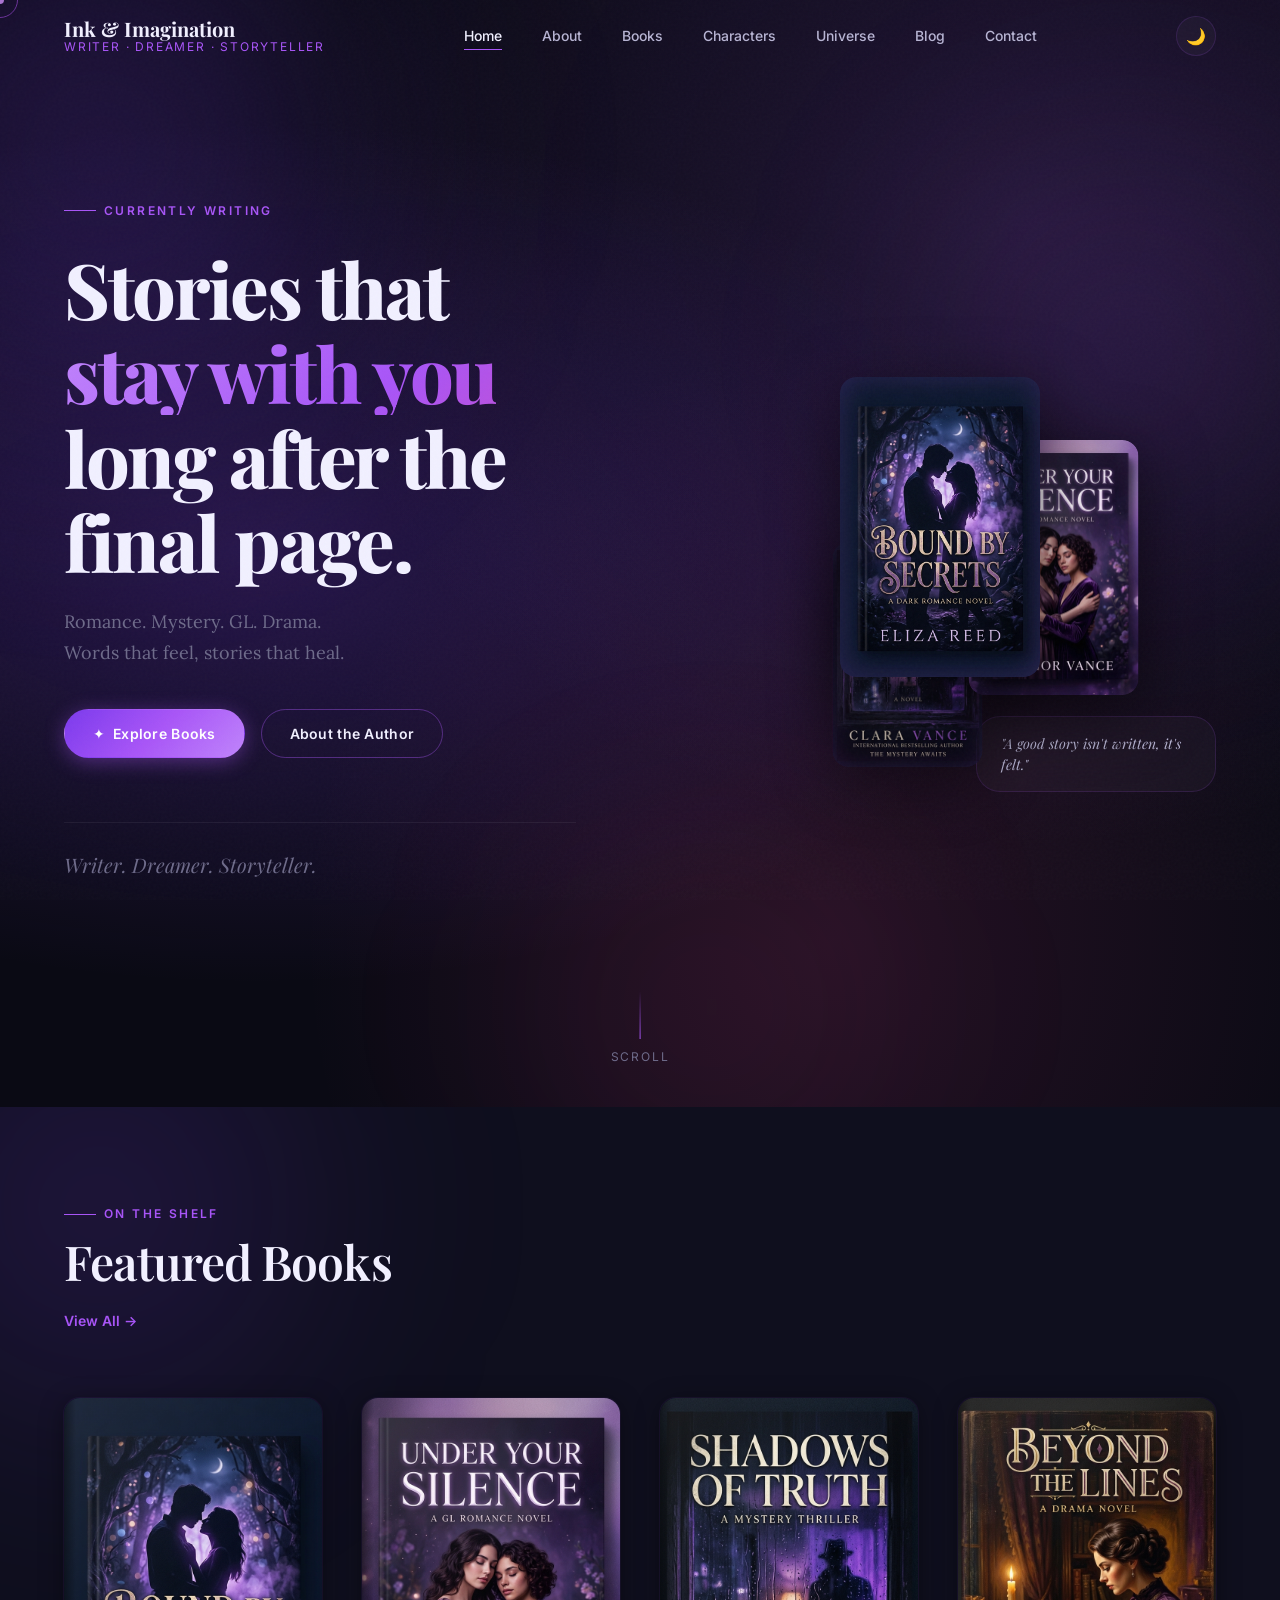
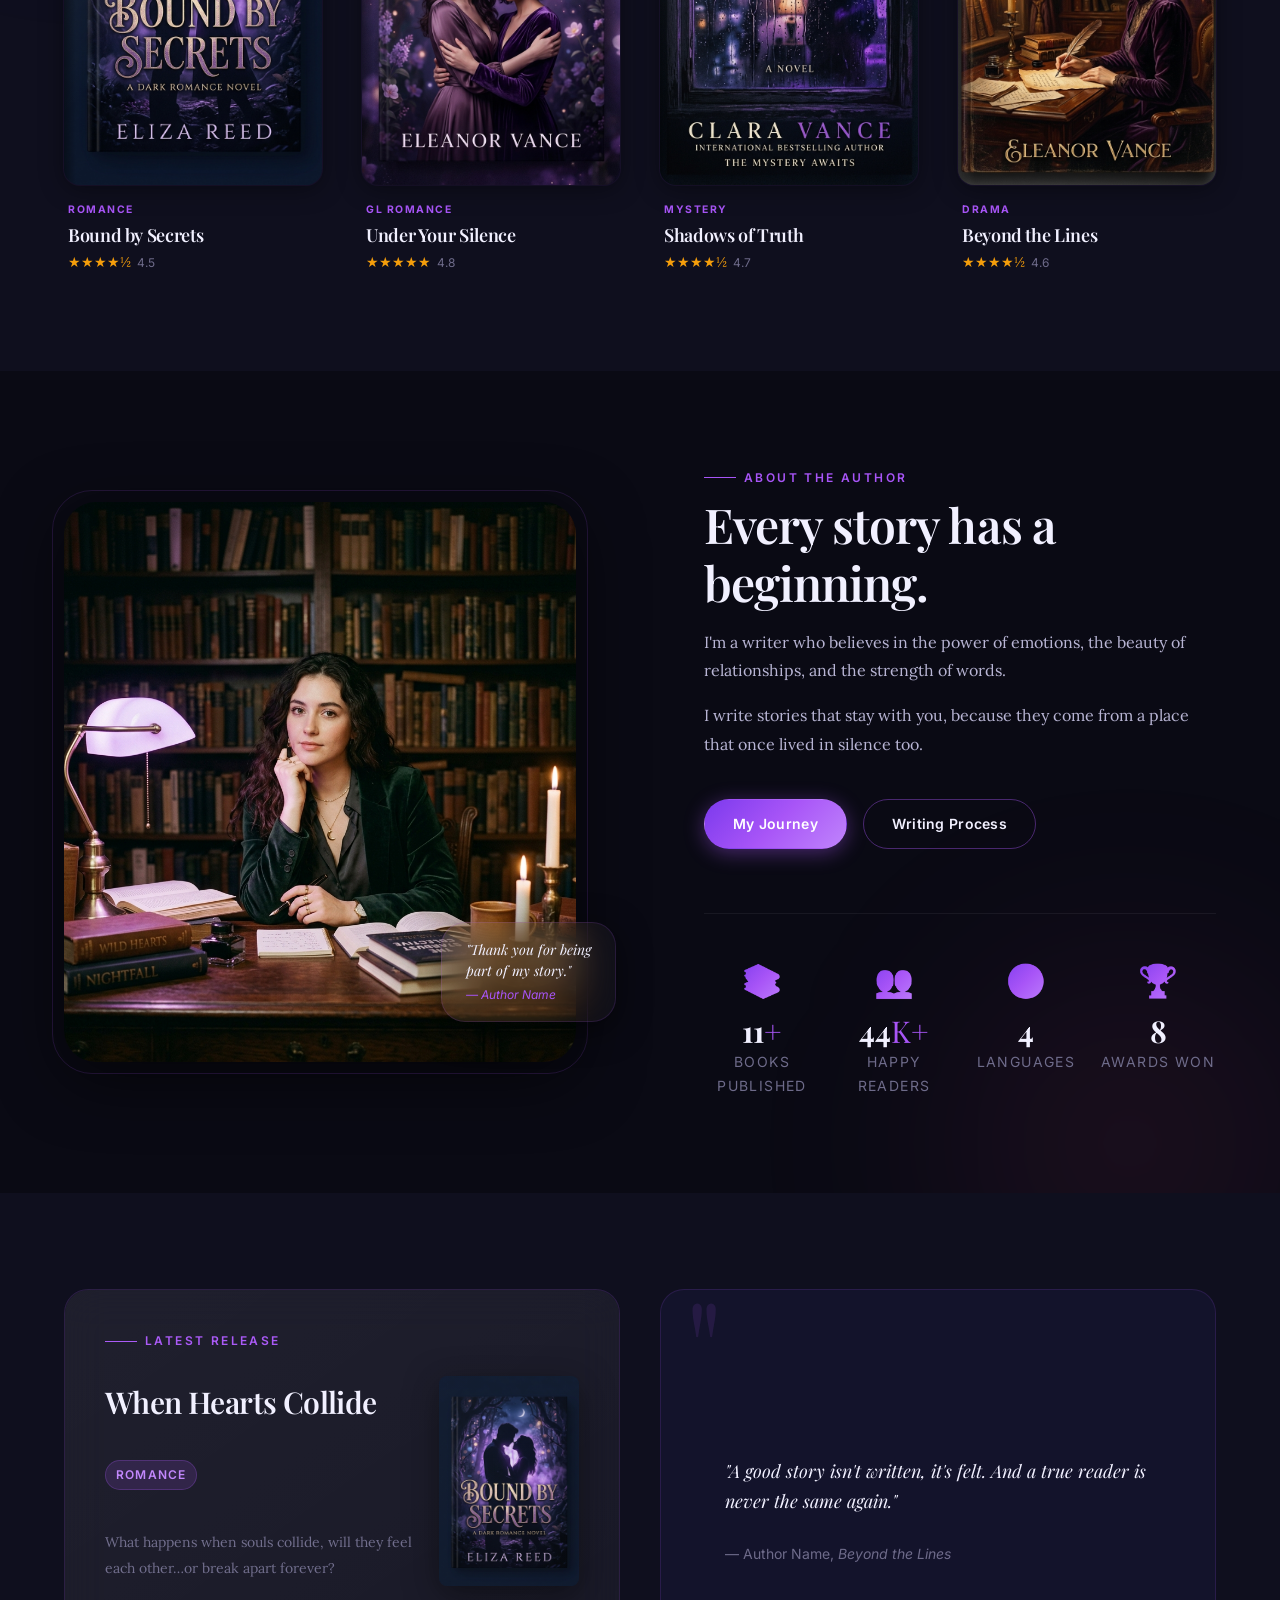
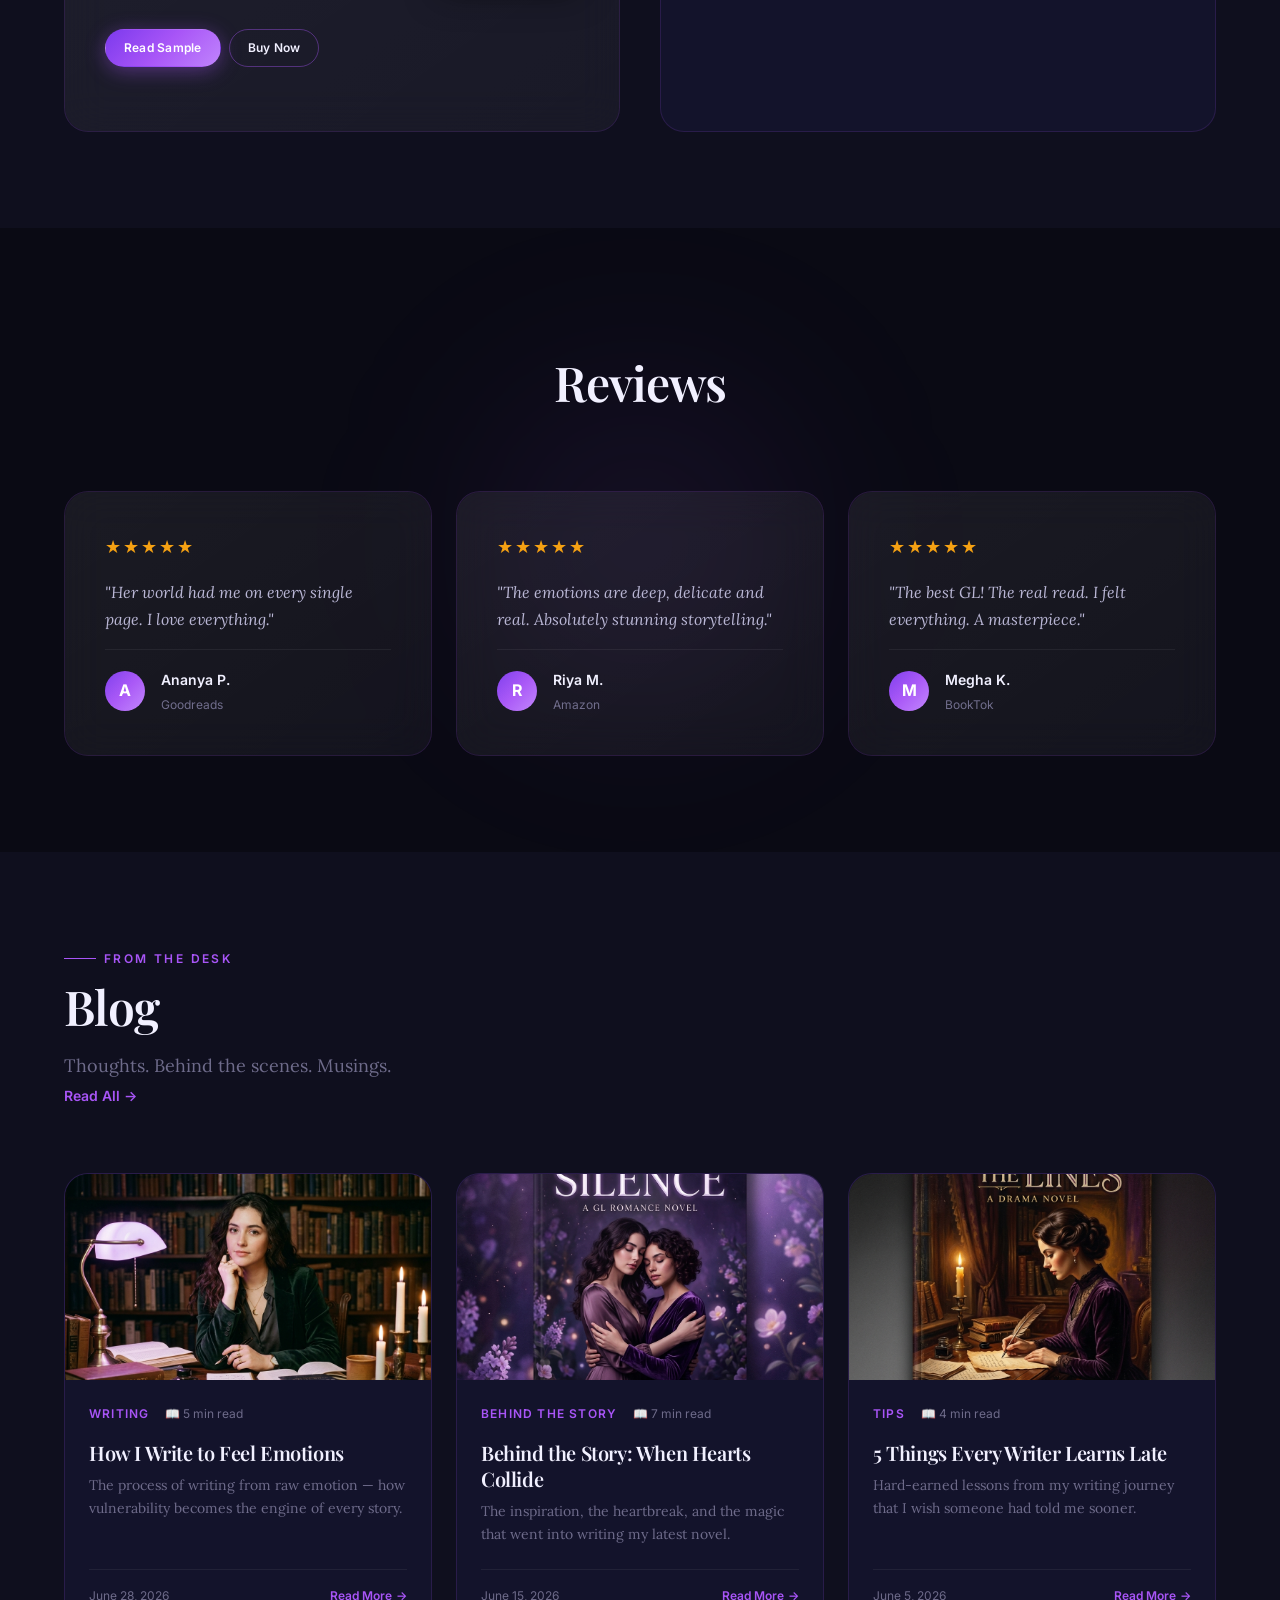
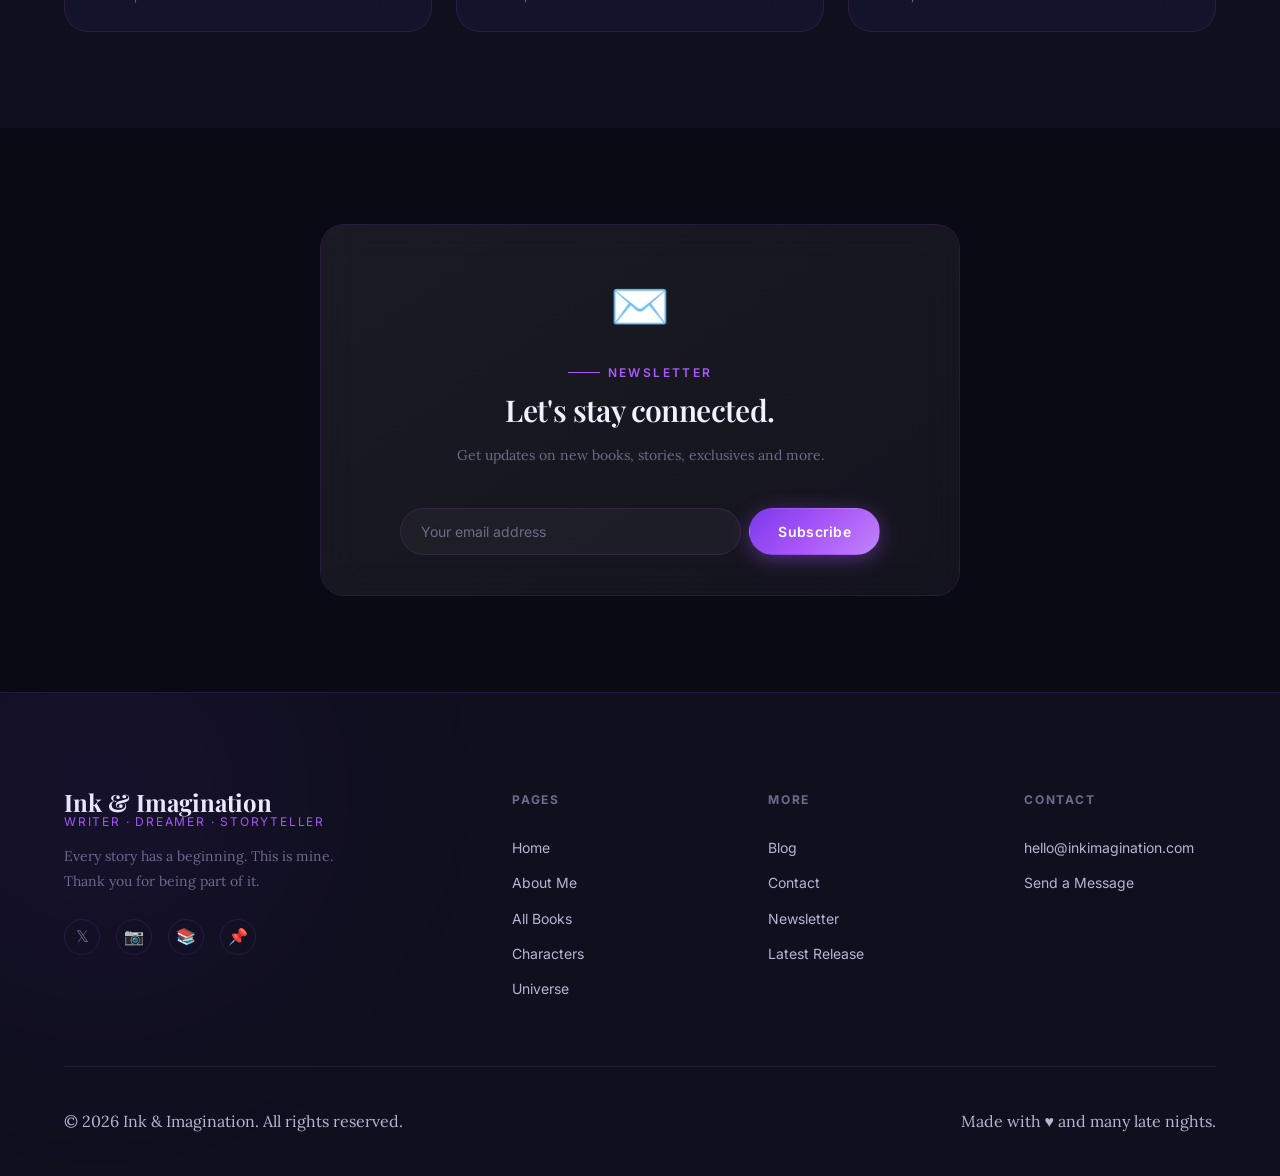
<file: index.html>
<!DOCTYPE html>
<html lang="en" data-theme="dark">
<head>
  <meta charset="UTF-8" />
  <meta name="viewport" content="width=device-width, initial-scale=1.0" />
  <meta name="description" content="Ink & Imagination — Official website of a romance, mystery, and drama author. Explore books, characters, and the story world." />
  <meta name="theme-color" content="#0a0a14" />
  <title>Ink & Imagination — Writer. Dreamer. Storyteller.</title>

  <!-- CSS -->
  <link rel="stylesheet" href="assets/css/variables.css" />
  <link rel="stylesheet" href="assets/css/reset.css" />
  <link rel="stylesheet" href="assets/css/typography.css" />
  <link rel="stylesheet" href="assets/css/animations.css" />
  <link rel="stylesheet" href="assets/css/layout.css" />
  <link rel="stylesheet" href="assets/css/components.css" />
  <link rel="stylesheet" href="assets/css/pages/home.css" />

  <!-- Preconnect -->
  <link rel="preconnect" href="https://fonts.googleapis.com" />
  <link rel="preconnect" href="https://fonts.gstatic.com" crossorigin />
</head>
<body>

  <!-- Skip Link -->
  <a href="#main-content" class="skip-link">Skip to main content</a>

  <!-- Noise Texture -->
  <div class="noise-overlay" aria-hidden="true"></div>

  <!-- Custom Cursor -->
  <div class="cursor-dot"  id="cursorDot"  aria-hidden="true"></div>
  <div class="cursor-ring" id="cursorRing" aria-hidden="true"></div>

  <!-- Reading Progress -->
  <div class="reading-progress" id="readingProgress" role="progressbar" aria-label="Reading progress" aria-valuenow="0"></div>

  <!-- Page Transition Overlay -->
  <div class="page-transition-overlay" id="pageOverlay" aria-hidden="true"></div>

  <!-- ══════════════════════════════════════
       NAVIGATION
  ═══════════════════════════════════════ -->
  <header role="banner">
    <nav class="nav" id="mainNav" aria-label="Main navigation">
      <div class="nav-inner">
        <!-- Logo -->
        <a href="index.html" class="nav-logo" aria-label="Ink & Imagination - Home">
          Ink &amp; Imagination
          <span>Writer · Dreamer · Storyteller</span>
        </a>

        <!-- Desktop Links -->
        <ul class="nav-links" role="list">
          <li><a href="index.html"       class="nav-link active">Home</a></li>
          <li><a href="about.html"       class="nav-link">About</a></li>
          <li><a href="books.html"       class="nav-link">Books</a></li>
          <li><a href="characters.html"  class="nav-link">Characters</a></li>
          <li><a href="universe.html"    class="nav-link">Universe</a></li>
          <li><a href="blog.html"        class="nav-link">Blog</a></li>
          <li><a href="contact.html"     class="nav-link">Contact</a></li>
        </ul>

        <!-- Actions -->
        <div class="nav-actions">
          <button class="theme-toggle" id="themeToggle" aria-label="Toggle theme" title="Toggle light/dark mode">🌙</button>
          <button class="menu-toggle" id="menuToggle" aria-label="Open navigation menu" aria-expanded="false" aria-controls="mobileNav">
            <span></span><span></span><span></span>
          </button>
        </div>
      </div>
    </nav>

    <!-- Mobile Nav -->
    <nav class="nav-mobile" id="mobileNav" aria-label="Mobile navigation">
      <ul role="list">
        <li><a href="index.html"       class="nav-link">Home</a></li>
        <li><a href="about.html"       class="nav-link">About</a></li>
        <li><a href="books.html"       class="nav-link">Books</a></li>
        <li><a href="characters.html"  class="nav-link">Characters</a></li>
        <li><a href="universe.html"    class="nav-link">Universe</a></li>
        <li><a href="blog.html"        class="nav-link">Blog</a></li>
        <li><a href="contact.html"     class="nav-link">Contact</a></li>
      </ul>
    </nav>
  </header>

  <!-- ══════════════════════════════════════
       MAIN CONTENT
  ═══════════════════════════════════════ -->
  <main id="main-content">

    <!-- ── HERO ── -->
    <section class="hero" aria-label="Hero">
      <!-- Particles -->
      <div class="particles" id="heroParticles" aria-hidden="true"></div>

      <!-- Orbs -->
      <div class="hero-orb hero-orb-1" aria-hidden="true"></div>
      <div class="hero-orb hero-orb-2" aria-hidden="true"></div>
      <div class="hero-orb hero-orb-3" aria-hidden="true"></div>

      <div class="container hero-inner">
        <!-- Left: Text -->
        <div class="hero-content">
          <p class="section-label hero-label reveal">Currently Writing</p>

          <h1 class="hero-heading reveal delay-1">
            Stories that<br />
            <em class="text-gradient">stay with you</em><br />
            long after the<br />final page.
          </h1>

          <p class="hero-sub reveal delay-2">
            Romance. Mystery. GL. Drama.<br />
            Words that feel, stories that heal.
          </p>

          <div class="hero-cta reveal delay-3">
            <a href="books.html" class="btn btn-primary">
              <span>✦</span> Explore Books
            </a>
            <a href="about.html" class="btn btn-secondary">About the Author</a>
          </div>

          <!-- Signature -->
          <div class="hero-signature reveal delay-4">
            <p class="signature-text font-display font-italic">Writer. Dreamer. Storyteller.</p>
          </div>
        </div>

        <!-- Right: Floating Books -->
        <div class="hero-visual" aria-hidden="true">
          <div class="hero-books">
            <div class="hero-book hero-book-1">
              <img src="assets/images/book-bound-by-secrets.png" alt="" loading="eager" width="180" height="270" />
              <div class="book-glow"></div>
            </div>
            <div class="hero-book hero-book-2">
              <img src="assets/images/book-under-your-silence.png" alt="" loading="lazy" width="160" height="240" />
              <div class="book-glow"></div>
            </div>
            <div class="hero-book hero-book-3">
              <img src="assets/images/book-shadows-of-truth.png" alt="" loading="lazy" width="140" height="210" />
              <div class="book-glow"></div>
            </div>
          </div>

          <!-- Floating Quote -->
          <div class="hero-quote-float">
            <p class="font-display font-italic">"A good story isn't written, it's felt."</p>
          </div>
        </div>
      </div>

      <!-- Scroll Indicator -->
      <div class="scroll-indicator" aria-hidden="true">
        <div class="scroll-line"></div>
        <span>scroll</span>
      </div>
    </section>

    <!-- ── FEATURED BOOKS ── -->
    <section class="featured-books" aria-labelledby="featured-heading">
      <div class="bg-orb bg-orb-1" aria-hidden="true"></div>
      <div class="container">
        <div class="section-header flex-between">
          <div>
            <p class="section-label reveal">On the Shelf</p>
            <h2 class="section-title reveal delay-1" id="featured-heading">Featured Books</h2>
          </div>
          <a href="books.html" class="view-all reveal delay-2">View All</a>
        </div>

        <div class="books-grid" role="list">

          <!-- Book 1 -->
          <article class="book-card reveal delay-1" role="listitem">
            <a href="book-detail.html?id=1" class="book-cover-wrap" aria-label="Bound by Secrets - Romance novel">
              <img src="assets/images/book-bound-by-secrets.png" alt="Book cover: Bound by Secrets" loading="lazy" width="240" height="360" />
              <div class="book-card-actions">
                <a href="book-detail.html?id=1" class="btn btn-primary btn-sm">Read More</a>
                <button class="btn btn-ghost btn-sm favorite-btn" data-id="1" aria-label="Add to favorites">♡</button>
              </div>
            </a>
            <div class="book-card-info">
              <p class="book-card-genre">Romance</p>
              <h3 class="book-card-title">Bound by Secrets</h3>
              <div class="book-card-rating">
                <div class="stars" aria-label="4.5 stars">★★★★½</div>
                <span class="rating-value">4.5</span>
              </div>
            </div>
          </article>

          <!-- Book 2 -->
          <article class="book-card reveal delay-2" role="listitem">
            <a href="book-detail.html?id=2" class="book-cover-wrap" aria-label="Under Your Silence - GL Romance">
              <img src="assets/images/book-under-your-silence.png" alt="Book cover: Under Your Silence" loading="lazy" width="240" height="360" />
              <div class="book-card-actions">
                <a href="book-detail.html?id=2" class="btn btn-primary btn-sm">Read More</a>
                <button class="btn btn-ghost btn-sm favorite-btn" data-id="2" aria-label="Add to favorites">♡</button>
              </div>
            </a>
            <div class="book-card-info">
              <p class="book-card-genre">GL Romance</p>
              <h3 class="book-card-title">Under Your Silence</h3>
              <div class="book-card-rating">
                <div class="stars" aria-label="4.8 stars">★★★★★</div>
                <span class="rating-value">4.8</span>
              </div>
            </div>
          </article>

          <!-- Book 3 -->
          <article class="book-card reveal delay-3" role="listitem">
            <a href="book-detail.html?id=3" class="book-cover-wrap" aria-label="Shadows of Truth - Mystery">
              <img src="assets/images/book-shadows-of-truth.png" alt="Book cover: Shadows of Truth" loading="lazy" width="240" height="360" />
              <div class="book-card-actions">
                <a href="book-detail.html?id=3" class="btn btn-primary btn-sm">Read More</a>
                <button class="btn btn-ghost btn-sm favorite-btn" data-id="3" aria-label="Add to favorites">♡</button>
              </div>
            </a>
            <div class="book-card-info">
              <p class="book-card-genre">Mystery</p>
              <h3 class="book-card-title">Shadows of Truth</h3>
              <div class="book-card-rating">
                <div class="stars" aria-label="4.7 stars">★★★★½</div>
                <span class="rating-value">4.7</span>
              </div>
            </div>
          </article>

          <!-- Book 4 -->
          <article class="book-card reveal delay-4" role="listitem">
            <a href="book-detail.html?id=4" class="book-cover-wrap" aria-label="Beyond the Lines - Drama">
              <img src="assets/images/book-beyond-the-lines.png" alt="Book cover: Beyond the Lines" loading="lazy" width="240" height="360" />
              <div class="book-card-actions">
                <a href="book-detail.html?id=4" class="btn btn-primary btn-sm">Read More</a>
                <button class="btn btn-ghost btn-sm favorite-btn" data-id="4" aria-label="Add to favorites">♡</button>
              </div>
            </a>
            <div class="book-card-info">
              <p class="book-card-genre">Drama</p>
              <h3 class="book-card-title">Beyond the Lines</h3>
              <div class="book-card-rating">
                <div class="stars" aria-label="4.6 stars">★★★★½</div>
                <span class="rating-value">4.6</span>
              </div>
            </div>
          </article>

        </div>
      </div>
    </section>

    <!-- ── ABOUT SNIPPET ── -->
    <section class="about-snippet" aria-labelledby="about-heading">
      <div class="bg-orb bg-orb-2" aria-hidden="true"></div>
      <div class="container about-inner">

        <!-- Image -->
        <div class="about-visual reveal-left">
          <div class="about-img-wrap">
            <img src="assets/images/author.png" alt="Author portrait — sitting at a desk surrounded by books" loading="lazy" width="480" height="560" />
            <div class="about-img-frame" aria-hidden="true"></div>
            <div class="about-img-badge">
              <span class="font-display font-italic">"Thank you for being<br />part of my story."</span>
              <em>— Author Name</em>
            </div>
          </div>
        </div>

        <!-- Text -->
        <div class="about-text">
          <p class="section-label reveal">About the Author</p>
          <h2 class="section-title reveal delay-1" id="about-heading">Every story has a beginning.</h2>

          <div class="about-body reveal delay-2">
            <p>I'm a writer who believes in the power of emotions, the beauty of relationships, and the strength of words.</p>
            <p>I write stories that stay with you, because they come from a place that once lived in silence too.</p>
          </div>

          <div class="about-cta reveal delay-3">
            <a href="about.html" class="btn btn-primary">My Journey</a>
            <a href="about.html#process" class="btn btn-secondary">Writing Process</a>
          </div>

          <!-- Stats Row -->
          <div class="about-stats reveal delay-4">
            <div class="stat-item">
              <span class="stat-icon">📚</span>
              <strong class="stat-number"><span class="counter" data-target="12">0</span><span class="plus">+</span></strong>
              <span class="stat-label">Books Published</span>
            </div>
            <div class="stat-item">
              <span class="stat-icon">👥</span>
              <strong class="stat-number"><span class="counter" data-target="50">0</span><span class="plus">K+</span></strong>
              <span class="stat-label">Happy Readers</span>
            </div>
            <div class="stat-item">
              <span class="stat-icon">🌍</span>
              <strong class="stat-number"><span class="counter" data-target="5">0</span></strong>
              <span class="stat-label">Languages</span>
            </div>
            <div class="stat-item">
              <span class="stat-icon">🏆</span>
              <strong class="stat-number"><span class="counter" data-target="9">0</span></strong>
              <span class="stat-label">Awards Won</span>
            </div>
          </div>
        </div>

      </div>
    </section>

    <!-- ── LATEST RELEASE / QUOTE ── -->
    <section class="latest-quote" aria-labelledby="quote-heading">
      <div class="container">
        <div class="latest-quote-grid">

          <!-- Latest Release -->
          <div class="latest-release glass-card reveal-left">
            <p class="section-label">Latest Release</p>
            <h2 class="section-title" id="quote-heading" style="font-size:var(--text-3xl);">When Hearts Collide</h2>
            <span class="genre-badge">Romance</span>
            <p style="margin-top:var(--space-md);font-size:var(--text-sm);color:var(--text-muted);">
              What happens when souls collide, will they feel each other…or break apart forever?
            </p>
            <div class="latest-release-img">
              <img src="assets/images/book-bound-by-secrets.png" alt="When Hearts Collide book cover" loading="lazy" width="160" height="240" />
            </div>
            <div class="flex gap-sm" style="margin-top:var(--space-lg);">
              <a href="book-detail.html?id=1" class="btn btn-primary btn-sm">Read Sample</a>
              <a href="#" class="btn btn-secondary btn-sm">Buy Now</a>
            </div>
          </div>

          <!-- Featured Quote -->
          <div class="quote-card reveal" style="display:flex;flex-direction:column;justify-content:center;">
            <blockquote>
              "A good story isn't written, it's felt. And a true reader is never the same again."
            </blockquote>
            <p style="margin-top:var(--space-lg);font-family:var(--font-ui);font-size:var(--text-sm);color:var(--text-muted);">— Author Name, <em>Beyond the Lines</em></p>
          </div>

        </div>
      </div>
    </section>

    <!-- ── REVIEWS ── -->
    <section class="reviews" aria-labelledby="reviews-heading">
      <div class="bg-orb bg-orb-3" aria-hidden="true"></div>
      <div class="container">
        <div class="section-header centered">
          <p class="section-label reveal">What Readers Say</p>
          <h2 class="section-title reveal delay-1" id="reviews-heading">Reviews</h2>
        </div>

        <div class="reviews-grid">

          <div class="review-card glass-card reveal delay-1">
            <div class="review-stars">★★★★★</div>
            <p class="review-text">"Her world had me on every single page. I love everything."</p>
            <div class="review-author">
              <div class="review-avatar">A</div>
              <div>
                <strong class="review-name">Ananya P.</strong>
                <p class="review-source">Goodreads</p>
              </div>
            </div>
          </div>

          <div class="review-card glass-card reveal delay-2">
            <div class="review-stars">★★★★★</div>
            <p class="review-text">"The emotions are deep, delicate and real. Absolutely stunning storytelling."</p>
            <div class="review-author">
              <div class="review-avatar">R</div>
              <div>
                <strong class="review-name">Riya M.</strong>
                <p class="review-source">Amazon</p>
              </div>
            </div>
          </div>

          <div class="review-card glass-card reveal delay-3">
            <div class="review-stars">★★★★★</div>
            <p class="review-text">"The best GL! The real read. I felt everything. A masterpiece."</p>
            <div class="review-author">
              <div class="review-avatar">M</div>
              <div>
                <strong class="review-name">Megha K.</strong>
                <p class="review-source">BookTok</p>
              </div>
            </div>
          </div>

        </div>
      </div>
    </section>

    <!-- ── BLOG PREVIEW ── -->
    <section class="blog-preview" aria-labelledby="blog-preview-heading">
      <div class="container">
        <div class="section-header flex-between">
          <div>
            <p class="section-label reveal">From the Desk</p>
            <h2 class="section-title reveal delay-1" id="blog-preview-heading">Blog</h2>
            <p class="section-subtitle reveal delay-2">Thoughts. Behind the scenes. Musings.</p>
          </div>
          <a href="blog.html" class="view-all reveal delay-2">Read All</a>
        </div>

        <div class="blog-preview-grid">

          <article class="blog-card reveal delay-1">
            <div class="blog-card-img">
              <img src="assets/images/author.png" alt="Blog post thumbnail" loading="lazy" width="400" height="225" />
            </div>
            <div class="blog-card-body">
              <div class="blog-meta">
                <span class="blog-category">Writing</span>
                <span class="blog-meta-item">📖 5 min read</span>
              </div>
              <h3 class="blog-card-title">How I Write to Feel Emotions</h3>
              <p class="blog-card-excerpt">The process of writing from raw emotion — how vulnerability becomes the engine of every story.</p>
              <div class="blog-card-footer">
                <span class="blog-meta-item">June 28, 2026</span>
                <a href="blog-detail.html?id=1" class="view-all" style="font-size:var(--text-xs);">Read More</a>
              </div>
            </div>
          </article>

          <article class="blog-card reveal delay-2">
            <div class="blog-card-img">
              <img src="assets/images/book-under-your-silence.png" alt="Blog post thumbnail" loading="lazy" width="400" height="225" />
            </div>
            <div class="blog-card-body">
              <div class="blog-meta">
                <span class="blog-category">Behind the Story</span>
                <span class="blog-meta-item">📖 7 min read</span>
              </div>
              <h3 class="blog-card-title">Behind the Story: When Hearts Collide</h3>
              <p class="blog-card-excerpt">The inspiration, the heartbreak, and the magic that went into writing my latest novel.</p>
              <div class="blog-card-footer">
                <span class="blog-meta-item">June 15, 2026</span>
                <a href="blog-detail.html?id=2" class="view-all" style="font-size:var(--text-xs);">Read More</a>
              </div>
            </div>
          </article>

          <article class="blog-card reveal delay-3">
            <div class="blog-card-img">
              <img src="assets/images/book-beyond-the-lines.png" alt="Blog post thumbnail" loading="lazy" width="400" height="225" />
            </div>
            <div class="blog-card-body">
              <div class="blog-meta">
                <span class="blog-category">Tips</span>
                <span class="blog-meta-item">📖 4 min read</span>
              </div>
              <h3 class="blog-card-title">5 Things Every Writer Learns Late</h3>
              <p class="blog-card-excerpt">Hard-earned lessons from my writing journey that I wish someone had told me sooner.</p>
              <div class="blog-card-footer">
                <span class="blog-meta-item">June 5, 2026</span>
                <a href="blog-detail.html?id=3" class="view-all" style="font-size:var(--text-xs);">Read More</a>
              </div>
            </div>
          </article>

        </div>
      </div>
    </section>

    <!-- ── NEWSLETTER ── -->
    <section class="newsletter" aria-labelledby="newsletter-heading">
      <div class="container">
        <div class="newsletter-inner glass-card" style="text-align:center;max-width:640px;margin:auto;">
          <span class="newsletter-icon" aria-hidden="true">✉️</span>
          <p class="section-label" style="justify-content:center;margin-top:var(--space-md);">Newsletter</p>
          <h2 class="section-title reveal" id="newsletter-heading" style="font-size:var(--text-3xl);">Let's stay connected.</h2>
          <p class="section-subtitle reveal delay-1" style="margin:var(--space-md) auto var(--space-xl);font-size:var(--text-sm);">
            Get updates on new books, stories, exclusives and more.
          </p>
          <form class="newsletter-form reveal delay-2" id="newsletterForm" novalidate style="margin:auto;">
            <label for="newsletterEmail" class="sr-only">Email address</label>
            <input type="email" id="newsletterEmail" name="email" placeholder="Your email address" autocomplete="email" required />
            <button type="submit" class="btn btn-primary">Subscribe</button>
          </form>
        </div>
      </div>
    </section>

  </main>

  <!-- ══════════════════════════════════════
       FOOTER
  ═══════════════════════════════════════ -->
  <footer class="footer" role="contentinfo">
    <div class="bg-orb bg-orb-1" style="opacity:0.5;" aria-hidden="true"></div>
    <div class="container">
      <div class="footer-grid">

        <!-- Brand -->
        <div class="footer-brand">
          <a href="index.html" class="nav-logo" style="font-size:var(--text-2xl);">
            Ink &amp; Imagination
            <span>Writer · Dreamer · Storyteller</span>
          </a>
          <p>Every story has a beginning. This is mine. Thank you for being part of it.</p>
          <div class="social-links" style="margin-top:var(--space-lg);">
            <a href="#" class="social-link" aria-label="Twitter">𝕏</a>
            <a href="#" class="social-link" aria-label="Instagram">📷</a>
            <a href="#" class="social-link" aria-label="Goodreads">📚</a>
            <a href="#" class="social-link" aria-label="Pinterest">📌</a>
          </div>
        </div>

        <!-- Pages -->
        <div>
          <p class="footer-heading">Pages</p>
          <ul class="footer-links" role="list">
            <li><a href="index.html"      class="footer-link">Home</a></li>
            <li><a href="about.html"      class="footer-link">About Me</a></li>
            <li><a href="books.html"      class="footer-link">All Books</a></li>
            <li><a href="characters.html" class="footer-link">Characters</a></li>
            <li><a href="universe.html"   class="footer-link">Universe</a></li>
          </ul>
        </div>

        <!-- More -->
        <div>
          <p class="footer-heading">More</p>
          <ul class="footer-links" role="list">
            <li><a href="blog.html"         class="footer-link">Blog</a></li>
            <li><a href="contact.html"      class="footer-link">Contact</a></li>
            <li><a href="#"                 class="footer-link">Newsletter</a></li>
            <li><a href="books.html#latest" class="footer-link">Latest Release</a></li>
          </ul>
        </div>

        <!-- Contact -->
        <div>
          <p class="footer-heading">Contact</p>
          <ul class="footer-links" role="list">
            <li><a href="mailto:hello@inkimagination.com" class="footer-link">hello@inkimagination.com</a></li>
            <li><a href="contact.html" class="footer-link">Send a Message</a></li>
          </ul>
        </div>

      </div>

      <div class="footer-bottom">
        <p>© 2026 Ink &amp; Imagination. All rights reserved.</p>
        <p>Made with ♥ and many late nights.</p>
      </div>
    </div>
  </footer>

  <!-- Mobile Bottom Nav -->
  <nav class="bottom-nav" aria-label="Mobile bottom navigation">
    <div class="bottom-nav-inner">
      <a href="books.html"       class="bottom-nav-item" aria-label="Books">
        <span class="icon">📚</span><span>Books</span>
      </a>
      <a href="characters.html"  class="bottom-nav-item" aria-label="Characters">
        <span class="icon">✨</span><span>Characters</span>
      </a>
      <a href="index.html"       class="bottom-nav-item active" aria-label="Home" aria-current="page">
        <span class="icon">🏠</span><span>Home</span>
      </a>
      <a href="universe.html"    class="bottom-nav-item" aria-label="Universe">
        <span class="icon">🌌</span><span>Universe</span>
      </a>
      <a href="blog.html"        class="bottom-nav-item" aria-label="Blog">
        <span class="icon">📝</span><span>Blog</span>
      </a>
    </div>
  </nav>

  <!-- Back to Top -->
  <button class="back-to-top" id="backToTop" aria-label="Back to top">↑</button>

  <!-- Toast Container -->
  <div class="toast-container" id="toastContainer" aria-live="polite" aria-atomic="true"></div>

  <!-- Scripts -->
  <script src="assets/js/theme.js"            defer></script>
  <script src="assets/js/nav.js"              defer></script>
  <script src="assets/js/cursor.js"           defer></script>
  <script src="assets/js/animations.js"       defer></script>
  <script src="assets/js/reading-progress.js" defer></script>
  <script src="assets/js/stats-counter.js"    defer></script>
  <script src="assets/js/particles.js"        defer></script>
  <script src="assets/js/main.js"             defer></script>
</body>
</html>
</file>
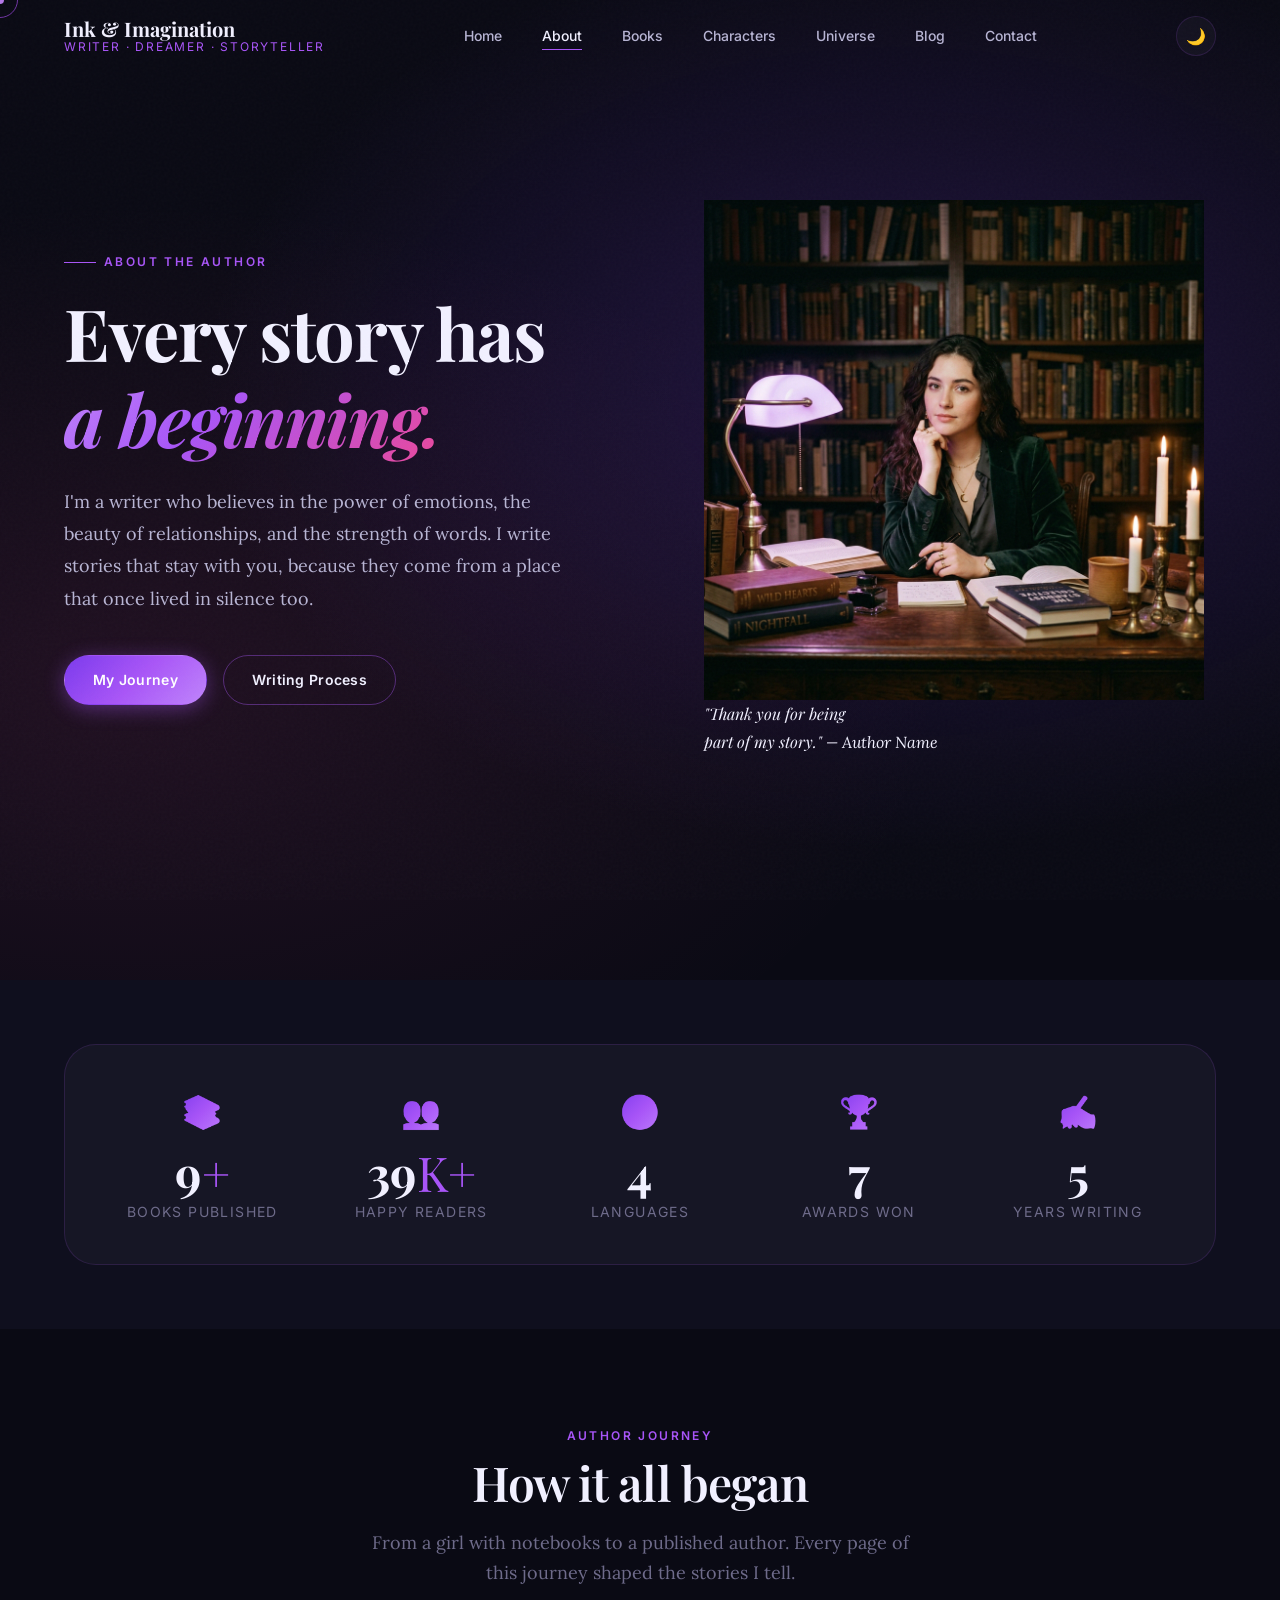
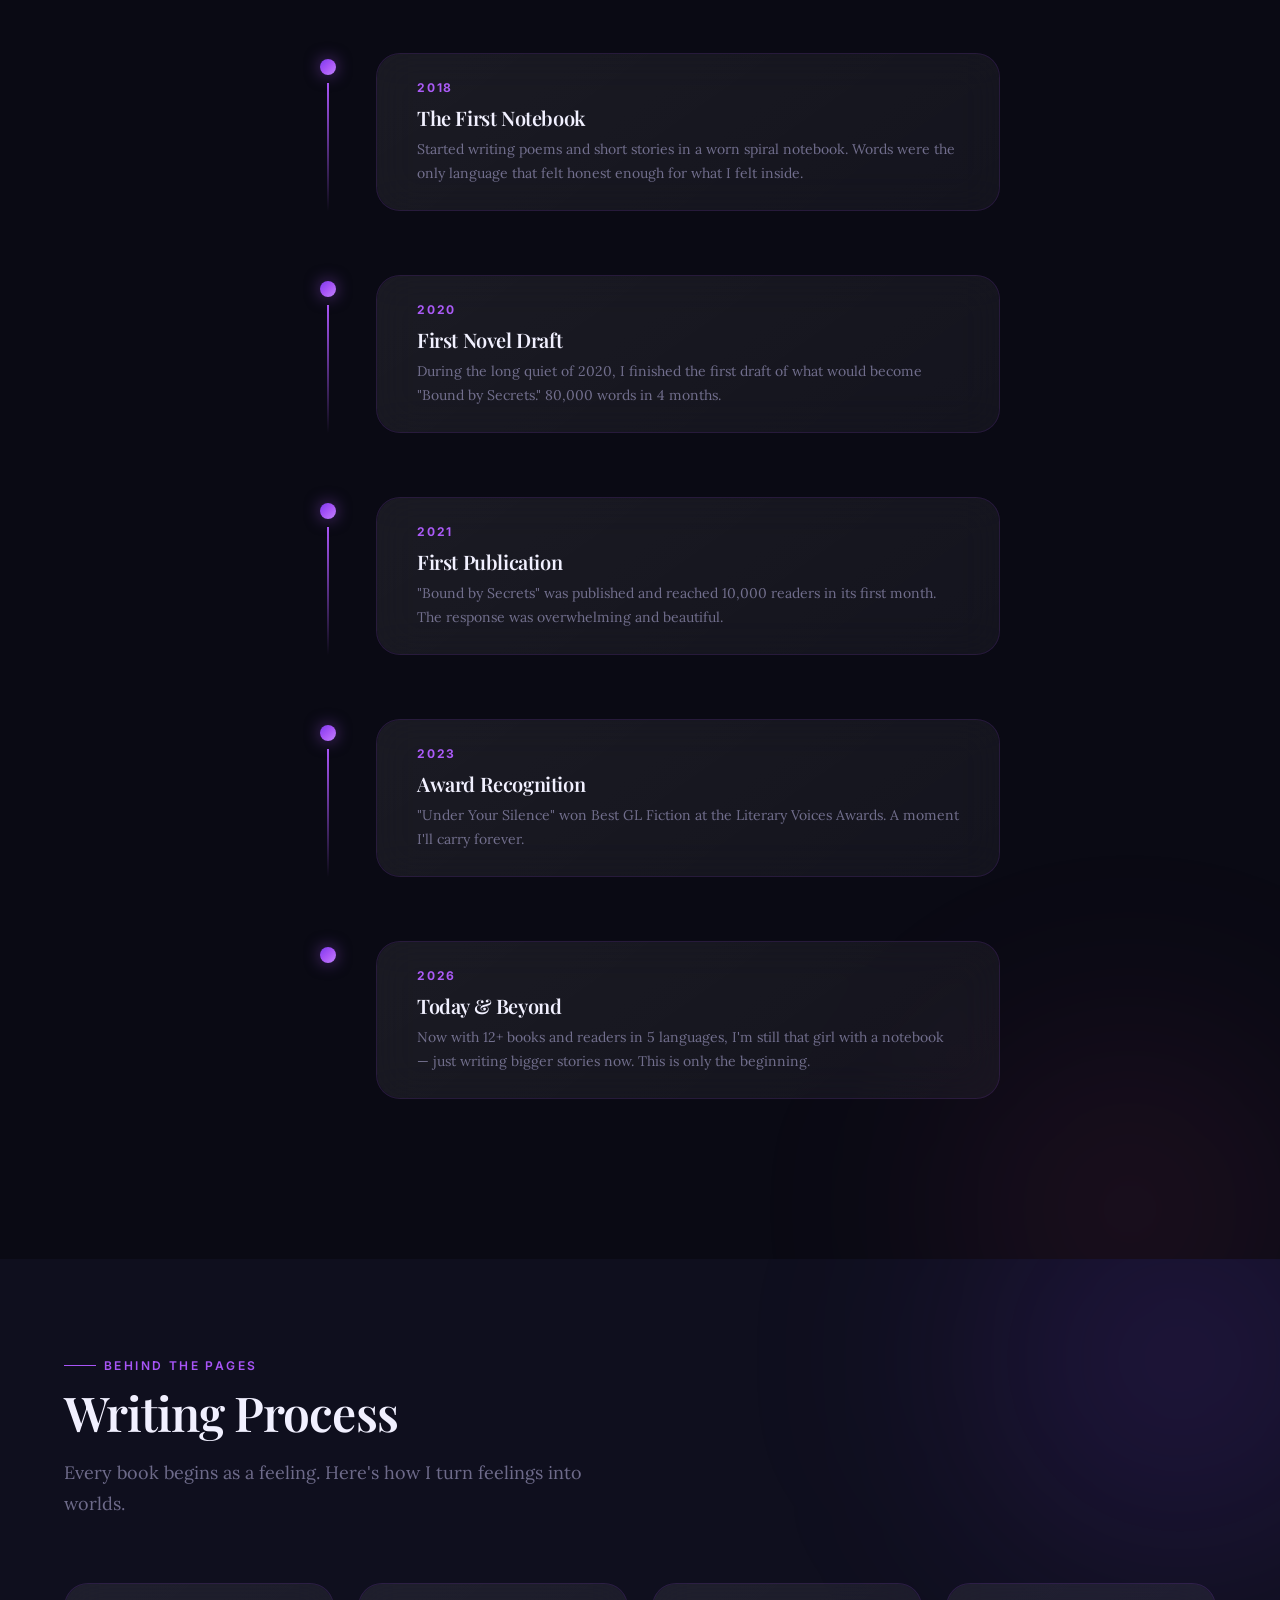
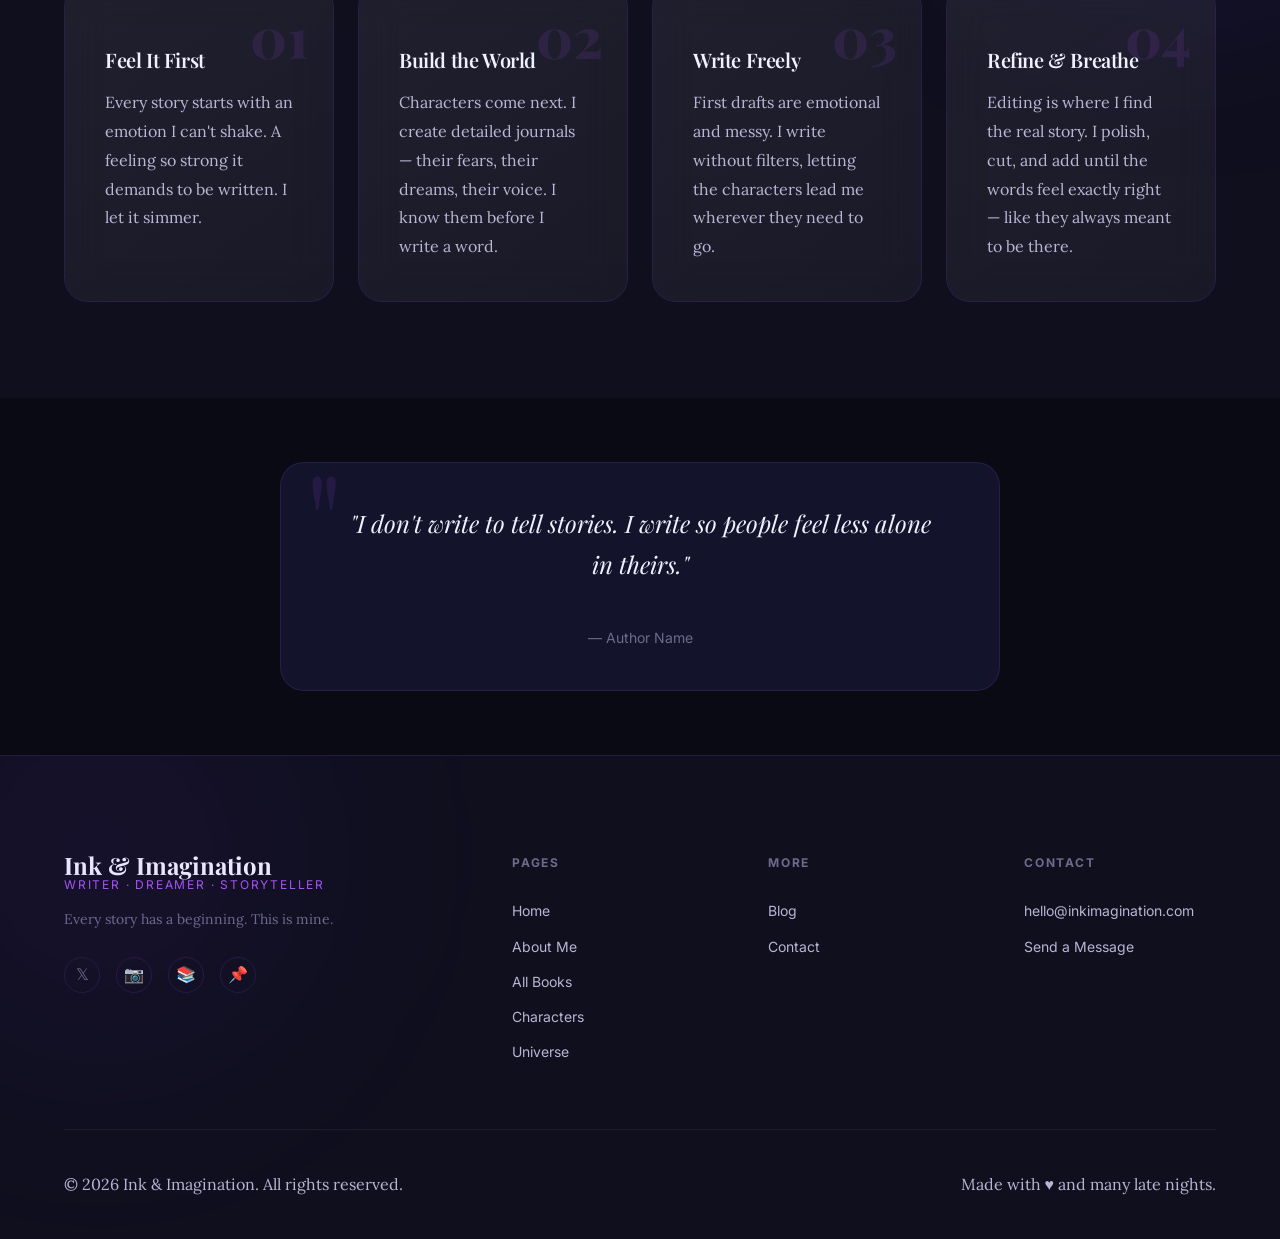
<file: about.html>
<!DOCTYPE html>
<html lang="en" data-theme="dark">
<head>
  <meta charset="UTF-8" />
  <meta name="viewport" content="width=device-width, initial-scale=1.0" />
  <meta name="description" content="About the Author — Ink & Imagination. Meet the writer behind the stories: her journey, writing process, and the world she creates." />
  <meta name="theme-color" content="#0a0a14" />
  <title>About the Author — Ink & Imagination</title>

  <link rel="stylesheet" href="assets/css/variables.css" />
  <link rel="stylesheet" href="assets/css/reset.css" />
  <link rel="stylesheet" href="assets/css/typography.css" />
  <link rel="stylesheet" href="assets/css/animations.css" />
  <link rel="stylesheet" href="assets/css/layout.css" />
  <link rel="stylesheet" href="assets/css/components.css" />
  <link rel="stylesheet" href="assets/css/pages/about.css" />

  <link rel="preconnect" href="https://fonts.googleapis.com" />
  <link rel="preconnect" href="https://fonts.gstatic.com" crossorigin />
</head>
<body>

  <a href="#main-content" class="skip-link">Skip to main content</a>
  <div class="noise-overlay" aria-hidden="true"></div>
  <div class="cursor-dot"  id="cursorDot"  aria-hidden="true"></div>
  <div class="cursor-ring" id="cursorRing" aria-hidden="true"></div>
  <div class="reading-progress" id="readingProgress" role="progressbar" aria-label="Reading progress" aria-valuenow="0"></div>
  <div class="page-transition-overlay" id="pageOverlay" aria-hidden="true"></div>

  <header role="banner">
    <nav class="nav" id="mainNav" aria-label="Main navigation">
      <div class="nav-inner">
        <a href="index.html" class="nav-logo">Ink &amp; Imagination<span>Writer · Dreamer · Storyteller</span></a>
        <ul class="nav-links" role="list">
          <li><a href="index.html"       class="nav-link">Home</a></li>
          <li><a href="about.html"       class="nav-link active">About</a></li>
          <li><a href="books.html"       class="nav-link">Books</a></li>
          <li><a href="characters.html"  class="nav-link">Characters</a></li>
          <li><a href="universe.html"    class="nav-link">Universe</a></li>
          <li><a href="blog.html"        class="nav-link">Blog</a></li>
          <li><a href="contact.html"     class="nav-link">Contact</a></li>
        </ul>
        <div class="nav-actions">
          <button class="theme-toggle" id="themeToggle" aria-label="Toggle theme">🌙</button>
          <button class="menu-toggle" id="menuToggle" aria-label="Open menu" aria-expanded="false" aria-controls="mobileNav">
            <span></span><span></span><span></span>
          </button>
        </div>
      </div>
    </nav>
    <nav class="nav-mobile" id="mobileNav" aria-label="Mobile navigation">
      <ul role="list">
        <li><a href="index.html"       class="nav-link">Home</a></li>
        <li><a href="about.html"       class="nav-link">About</a></li>
        <li><a href="books.html"       class="nav-link">Books</a></li>
        <li><a href="characters.html"  class="nav-link">Characters</a></li>
        <li><a href="universe.html"    class="nav-link">Universe</a></li>
        <li><a href="blog.html"        class="nav-link">Blog</a></li>
        <li><a href="contact.html"     class="nav-link">Contact</a></li>
      </ul>
    </nav>
  </header>

  <main id="main-content">

    <!-- ── ABOUT HERO ── -->
    <section class="about-hero" aria-labelledby="about-hero-heading">
      <div class="hero-orb hero-orb-1" aria-hidden="true"></div>
      <div class="hero-orb hero-orb-2" aria-hidden="true"></div>
      <div class="container about-hero-inner">
        <div class="about-hero-text">
          <p class="section-label reveal">About the Author</p>
          <h1 class="reveal delay-1" id="about-hero-heading">
            Every story has<br /><em class="text-gradient">a beginning.</em>
          </h1>
          <p class="about-hero-sub reveal delay-2">
            I'm a writer who believes in the power of emotions, the beauty of relationships, and the strength of words. I write stories that stay with you, because they come from a place that once lived in silence too.
          </p>
          <div class="about-hero-cta reveal delay-3">
            <a href="#journey" class="btn btn-primary">My Journey</a>
            <a href="#process" class="btn btn-secondary">Writing Process</a>
          </div>
        </div>
        <div class="about-hero-img reveal-right">
          <div class="about-img-wrap">
            <img src="assets/images/author.png" alt="Author portrait" loading="eager" width="500" height="600" />
            <div class="about-img-frame" aria-hidden="true"></div>
            <div class="about-img-badge">
              <span class="font-display font-italic">"Thank you for being<br />part of my story."</span>
              <em>— Author Name</em>
            </div>
          </div>
        </div>
      </div>
    </section>

    <!-- ── STATS ── -->
    <section class="about-stats-section" aria-labelledby="stats-heading">
      <div class="container">
        <h2 class="sr-only" id="stats-heading">Author statistics</h2>
        <div class="about-stats-grid">
          <div class="stat-item reveal delay-1">
            <span class="stat-icon">📚</span>
            <strong class="stat-number"><span class="counter" data-target="12">0</span><span class="plus">+</span></strong>
            <span class="stat-label">Books Published</span>
          </div>
          <div class="stat-item reveal delay-2">
            <span class="stat-icon">👥</span>
            <strong class="stat-number"><span class="counter" data-target="50">0</span><span class="plus">K+</span></strong>
            <span class="stat-label">Happy Readers</span>
          </div>
          <div class="stat-item reveal delay-3">
            <span class="stat-icon">🌍</span>
            <strong class="stat-number"><span class="counter" data-target="5">0</span></strong>
            <span class="stat-label">Languages</span>
          </div>
          <div class="stat-item reveal delay-4">
            <span class="stat-icon">🏆</span>
            <strong class="stat-number"><span class="counter" data-target="9">0</span></strong>
            <span class="stat-label">Awards Won</span>
          </div>
          <div class="stat-item reveal delay-5">
            <span class="stat-icon">✍️</span>
            <strong class="stat-number"><span class="counter" data-target="6">0</span></strong>
            <span class="stat-label">Years Writing</span>
          </div>
        </div>
      </div>
    </section>

    <!-- ── JOURNEY TIMELINE ── -->
    <section class="journey" id="journey" aria-labelledby="journey-heading">
      <div class="bg-orb bg-orb-2" aria-hidden="true"></div>
      <div class="container">
        <div class="section-header centered">
          <p class="section-label reveal">Author Journey</p>
          <h2 class="section-title reveal delay-1" id="journey-heading">How it all began</h2>
          <p class="section-subtitle reveal delay-2">From a girl with notebooks to a published author. Every page of this journey shaped the stories I tell.</p>
        </div>

        <div class="timeline" role="list">

          <div class="timeline-item reveal" role="listitem">
            <div class="timeline-marker" aria-hidden="true">
              <div class="timeline-dot"></div>
              <div class="timeline-line"></div>
            </div>
            <div class="timeline-content glass-card">
              <span class="timeline-year">2018</span>
              <h3 class="timeline-title">The First Notebook</h3>
              <p class="timeline-text">Started writing poems and short stories in a worn spiral notebook. Words were the only language that felt honest enough for what I felt inside.</p>
            </div>
          </div>

          <div class="timeline-item reveal delay-1" role="listitem">
            <div class="timeline-marker" aria-hidden="true">
              <div class="timeline-dot"></div>
              <div class="timeline-line"></div>
            </div>
            <div class="timeline-content glass-card">
              <span class="timeline-year">2020</span>
              <h3 class="timeline-title">First Novel Draft</h3>
              <p class="timeline-text">During the long quiet of 2020, I finished the first draft of what would become "Bound by Secrets." 80,000 words in 4 months.</p>
            </div>
          </div>

          <div class="timeline-item reveal delay-2" role="listitem">
            <div class="timeline-marker" aria-hidden="true">
              <div class="timeline-dot"></div>
              <div class="timeline-line"></div>
            </div>
            <div class="timeline-content glass-card">
              <span class="timeline-year">2021</span>
              <h3 class="timeline-title">First Publication</h3>
              <p class="timeline-text">"Bound by Secrets" was published and reached 10,000 readers in its first month. The response was overwhelming and beautiful.</p>
            </div>
          </div>

          <div class="timeline-item reveal delay-3" role="listitem">
            <div class="timeline-marker" aria-hidden="true">
              <div class="timeline-dot"></div>
              <div class="timeline-line"></div>
            </div>
            <div class="timeline-content glass-card">
              <span class="timeline-year">2023</span>
              <h3 class="timeline-title">Award Recognition</h3>
              <p class="timeline-text">"Under Your Silence" won Best GL Fiction at the Literary Voices Awards. A moment I'll carry forever.</p>
            </div>
          </div>

          <div class="timeline-item reveal delay-4" role="listitem">
            <div class="timeline-marker" aria-hidden="true">
              <div class="timeline-dot"></div>
              <div class="timeline-line"></div>
            </div>
            <div class="timeline-content glass-card">
              <span class="timeline-year">2026</span>
              <h3 class="timeline-title">Today & Beyond</h3>
              <p class="timeline-text">Now with 12+ books and readers in 5 languages, I'm still that girl with a notebook — just writing bigger stories now. This is only the beginning.</p>
            </div>
          </div>

        </div>
      </div>
    </section>

    <!-- ── WRITING PROCESS ── -->
    <section class="writing-process" id="process" aria-labelledby="process-heading">
      <div class="bg-orb bg-orb-1" style="right:-200px;left:auto;" aria-hidden="true"></div>
      <div class="container">
        <div class="section-header">
          <p class="section-label reveal">Behind the Pages</p>
          <h2 class="section-title reveal delay-1" id="process-heading">Writing Process</h2>
          <p class="section-subtitle reveal delay-2">Every book begins as a feeling. Here's how I turn feelings into worlds.</p>
        </div>

        <div class="process-grid">

          <div class="process-step glass-card reveal delay-1">
            <div class="process-number" aria-hidden="true">01</div>
            <h3 class="process-title">Feel It First</h3>
            <p>Every story starts with an emotion I can't shake. A feeling so strong it demands to be written. I let it simmer.</p>
          </div>

          <div class="process-step glass-card reveal delay-2">
            <div class="process-number" aria-hidden="true">02</div>
            <h3 class="process-title">Build the World</h3>
            <p>Characters come next. I create detailed journals — their fears, their dreams, their voice. I know them before I write a word.</p>
          </div>

          <div class="process-step glass-card reveal delay-3">
            <div class="process-number" aria-hidden="true">03</div>
            <h3 class="process-title">Write Freely</h3>
            <p>First drafts are emotional and messy. I write without filters, letting the characters lead me wherever they need to go.</p>
          </div>

          <div class="process-step glass-card reveal delay-4">
            <div class="process-number" aria-hidden="true">04</div>
            <h3 class="process-title">Refine & Breathe</h3>
            <p>Editing is where I find the real story. I polish, cut, and add until the words feel exactly right — like they always meant to be there.</p>
          </div>

        </div>
      </div>
    </section>

    <!-- ── FEATURED QUOTE ── -->
    <section class="about-quote" aria-label="Author quote">
      <div class="container">
        <div class="quote-card" style="max-width:720px;margin:auto;text-align:center;">
          <blockquote style="border:none;padding:0;font-size:var(--text-2xl);text-align:center;">
            "I don't write to tell stories. I write so people feel less alone in theirs."
          </blockquote>
          <p style="margin-top:var(--space-xl);font-family:var(--font-ui);font-size:var(--text-sm);color:var(--text-muted);">— Author Name</p>
        </div>
      </div>
    </section>

  </main>

  <footer class="footer" role="contentinfo">
    <div class="bg-orb bg-orb-1" style="opacity:0.5;" aria-hidden="true"></div>
    <div class="container">
      <div class="footer-grid">
        <div class="footer-brand">
          <a href="index.html" class="nav-logo" style="font-size:var(--text-2xl);">Ink &amp; Imagination<span>Writer · Dreamer · Storyteller</span></a>
          <p>Every story has a beginning. This is mine.</p>
          <div class="social-links" style="margin-top:var(--space-lg);">
            <a href="#" class="social-link" aria-label="Twitter">𝕏</a>
            <a href="#" class="social-link" aria-label="Instagram">📷</a>
            <a href="#" class="social-link" aria-label="Goodreads">📚</a>
            <a href="#" class="social-link" aria-label="Pinterest">📌</a>
          </div>
        </div>
        <div>
          <p class="footer-heading">Pages</p>
          <ul class="footer-links" role="list">
            <li><a href="index.html"      class="footer-link">Home</a></li>
            <li><a href="about.html"      class="footer-link">About Me</a></li>
            <li><a href="books.html"      class="footer-link">All Books</a></li>
            <li><a href="characters.html" class="footer-link">Characters</a></li>
            <li><a href="universe.html"   class="footer-link">Universe</a></li>
          </ul>
        </div>
        <div>
          <p class="footer-heading">More</p>
          <ul class="footer-links" role="list">
            <li><a href="blog.html"    class="footer-link">Blog</a></li>
            <li><a href="contact.html" class="footer-link">Contact</a></li>
          </ul>
        </div>
        <div>
          <p class="footer-heading">Contact</p>
          <ul class="footer-links" role="list">
            <li><a href="mailto:hello@inkimagination.com" class="footer-link">hello@inkimagination.com</a></li>
            <li><a href="contact.html" class="footer-link">Send a Message</a></li>
          </ul>
        </div>
      </div>
      <div class="footer-bottom">
        <p>© 2026 Ink &amp; Imagination. All rights reserved.</p>
        <p>Made with ♥ and many late nights.</p>
      </div>
    </div>
  </footer>

  <nav class="bottom-nav" aria-label="Mobile bottom navigation">
    <div class="bottom-nav-inner">
      <a href="books.html"       class="bottom-nav-item"><span class="icon">📚</span><span>Books</span></a>
      <a href="characters.html"  class="bottom-nav-item"><span class="icon">✨</span><span>Characters</span></a>
      <a href="index.html"       class="bottom-nav-item"><span class="icon">🏠</span><span>Home</span></a>
      <a href="universe.html"    class="bottom-nav-item"><span class="icon">🌌</span><span>Universe</span></a>
      <a href="blog.html"        class="bottom-nav-item"><span class="icon">📝</span><span>Blog</span></a>
    </div>
  </nav>

  <button class="back-to-top" id="backToTop" aria-label="Back to top">↑</button>
  <div class="toast-container" id="toastContainer" aria-live="polite" aria-atomic="true"></div>

  <script src="assets/js/theme.js"            defer></script>
  <script src="assets/js/nav.js"              defer></script>
  <script src="assets/js/cursor.js"           defer></script>
  <script src="assets/js/animations.js"       defer></script>
  <script src="assets/js/reading-progress.js" defer></script>
  <script src="assets/js/stats-counter.js"    defer></script>
  <script src="assets/js/main.js"             defer></script>
</body>
</html>
</file>
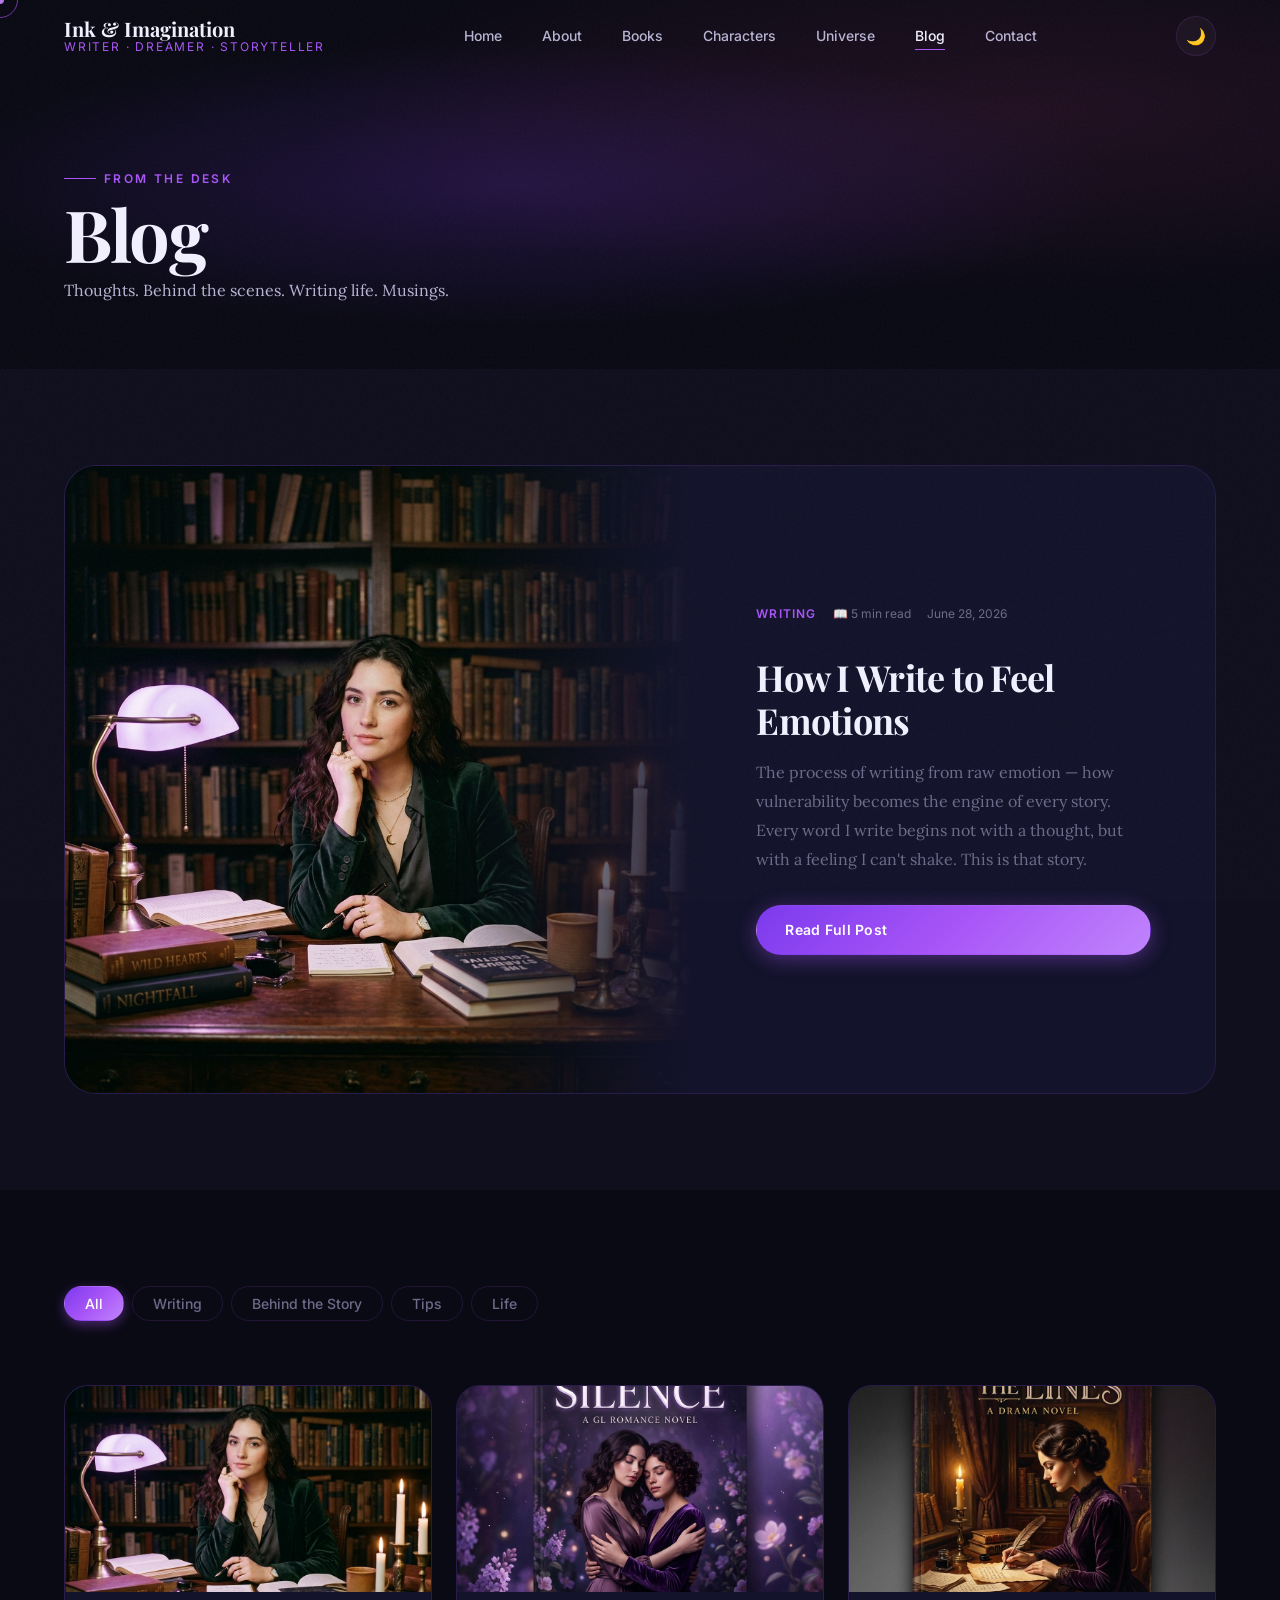
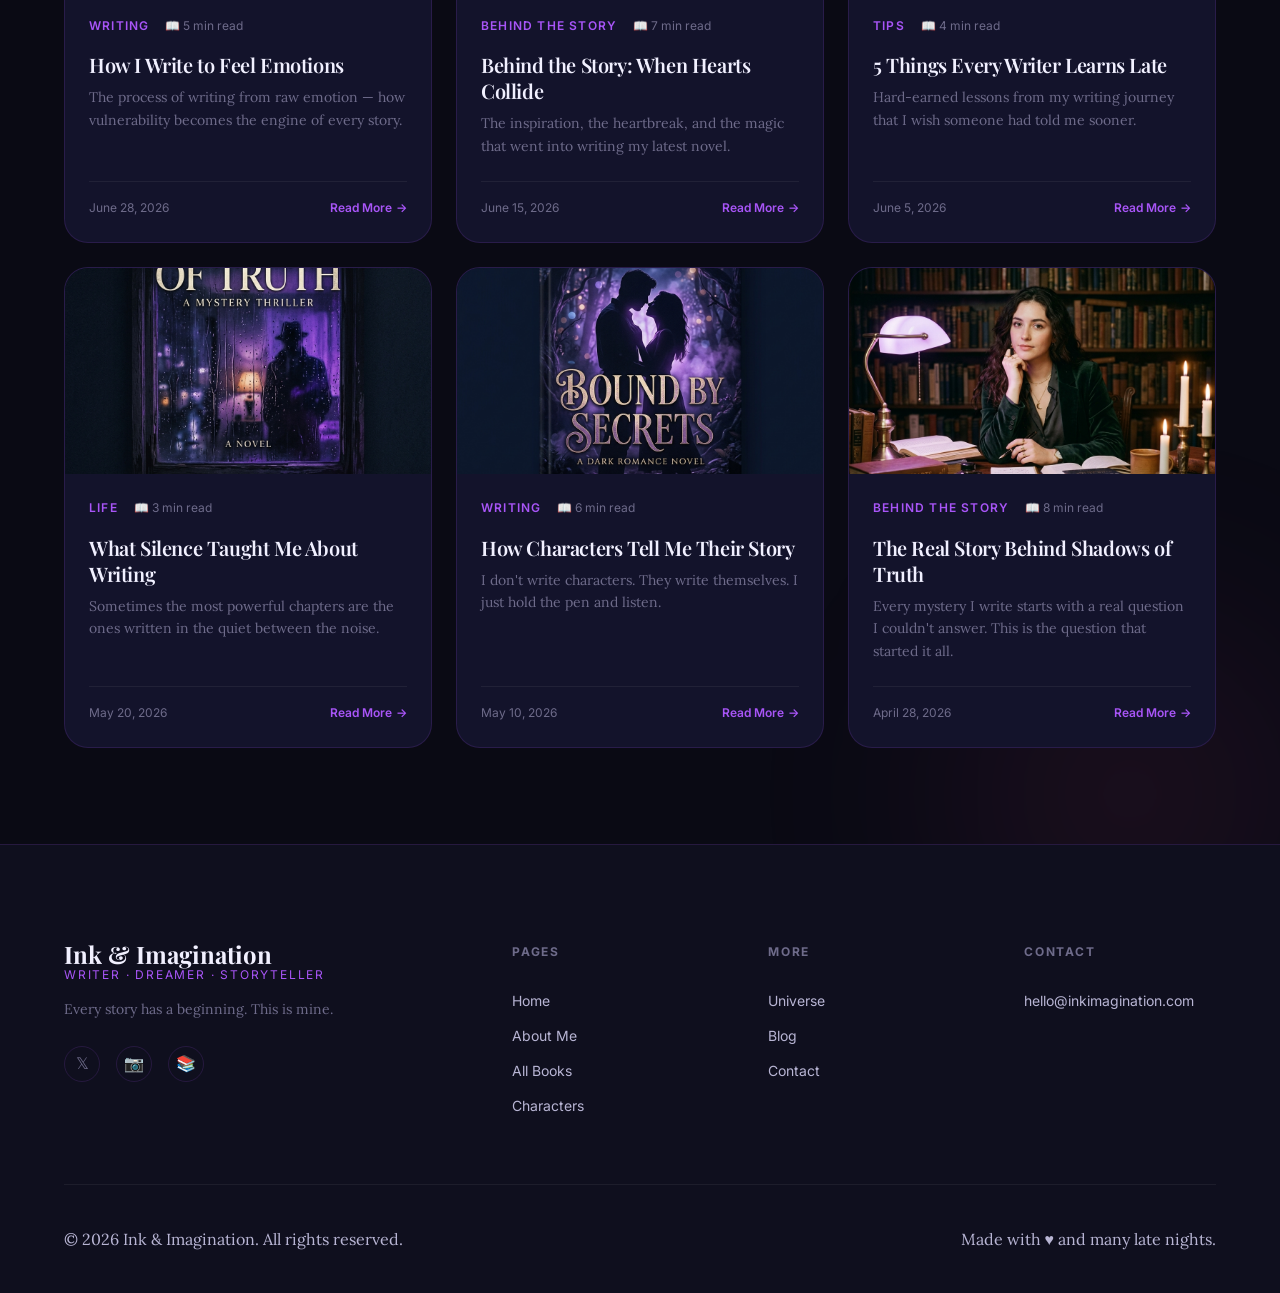
<file: blog.html>
<!DOCTYPE html>
<html lang="en" data-theme="dark">
<head>
  <meta charset="UTF-8" />
  <meta name="viewport" content="width=device-width, initial-scale=1.0" />
  <meta name="description" content="Blog — Ink & Imagination. Writing tips, behind-the-scenes stories, and thoughts from the author." />
  <meta name="theme-color" content="#0a0a14" />
  <title>Blog — Ink & Imagination</title>

  <link rel="stylesheet" href="assets/css/variables.css" />
  <link rel="stylesheet" href="assets/css/reset.css" />
  <link rel="stylesheet" href="assets/css/typography.css" />
  <link rel="stylesheet" href="assets/css/animations.css" />
  <link rel="stylesheet" href="assets/css/layout.css" />
  <link rel="stylesheet" href="assets/css/components.css" />
  <link rel="stylesheet" href="assets/css/pages/blog.css" />
  <link rel="preconnect" href="https://fonts.googleapis.com" />
  <link rel="preconnect" href="https://fonts.gstatic.com" crossorigin />
</head>
<body>

  <a href="#main-content" class="skip-link">Skip to main content</a>
  <div class="noise-overlay" aria-hidden="true"></div>
  <div class="cursor-dot"  id="cursorDot"  aria-hidden="true"></div>
  <div class="cursor-ring" id="cursorRing" aria-hidden="true"></div>
  <div class="reading-progress" id="readingProgress" role="progressbar" aria-valuenow="0"></div>
  <div class="page-transition-overlay" id="pageOverlay" aria-hidden="true"></div>

  <header role="banner">
    <nav class="nav scrolled" id="mainNav" aria-label="Main navigation">
      <div class="nav-inner">
        <a href="index.html" class="nav-logo">Ink &amp; Imagination<span>Writer · Dreamer · Storyteller</span></a>
        <ul class="nav-links" role="list">
          <li><a href="index.html"       class="nav-link">Home</a></li>
          <li><a href="about.html"       class="nav-link">About</a></li>
          <li><a href="books.html"       class="nav-link">Books</a></li>
          <li><a href="characters.html"  class="nav-link">Characters</a></li>
          <li><a href="universe.html"    class="nav-link">Universe</a></li>
          <li><a href="blog.html"        class="nav-link active">Blog</a></li>
          <li><a href="contact.html"     class="nav-link">Contact</a></li>
        </ul>
        <div class="nav-actions">
          <button class="theme-toggle" id="themeToggle" aria-label="Toggle theme">🌙</button>
          <button class="menu-toggle" id="menuToggle" aria-label="Open menu" aria-expanded="false" aria-controls="mobileNav">
            <span></span><span></span><span></span>
          </button>
        </div>
      </div>
    </nav>
    <nav class="nav-mobile" id="mobileNav" aria-label="Mobile navigation">
      <ul role="list">
        <li><a href="index.html"       class="nav-link">Home</a></li>
        <li><a href="about.html"       class="nav-link">About</a></li>
        <li><a href="books.html"       class="nav-link">Books</a></li>
        <li><a href="characters.html"  class="nav-link">Characters</a></li>
        <li><a href="universe.html"    class="nav-link">Universe</a></li>
        <li><a href="blog.html"        class="nav-link">Blog</a></li>
        <li><a href="contact.html"     class="nav-link">Contact</a></li>
      </ul>
    </nav>
  </header>

  <main id="main-content">

    <!-- ── BLOG HERO ── -->
    <section class="page-hero blog-hero" aria-labelledby="blog-hero-heading">
      <div class="hero-orb hero-orb-1" aria-hidden="true"></div>
      <div class="container">
        <p class="section-label reveal">From the Desk</p>
        <h1 class="reveal delay-1" id="blog-hero-heading">Blog</h1>
        <p class="page-hero-sub reveal delay-2">Thoughts. Behind the scenes. Writing life. Musings.</p>
      </div>
    </section>

    <!-- ── FEATURED POST ── -->
    <section class="featured-post-section" aria-labelledby="featured-post-heading">
      <div class="container">
        <h2 class="sr-only" id="featured-post-heading">Featured post</h2>
        <article class="featured-post reveal">
          <div class="featured-post-img">
            <img src="assets/images/author.png" alt="Featured blog post: How I Write to Feel Emotions" loading="eager" width="800" height="450" />
            <div class="featured-post-overlay" aria-hidden="true"></div>
          </div>
          <div class="featured-post-body">
            <div class="blog-meta">
              <span class="blog-category">Writing</span>
              <span class="blog-meta-item">📖 5 min read</span>
              <span class="blog-meta-item">June 28, 2026</span>
            </div>
            <h3 class="featured-post-title">How I Write to Feel Emotions</h3>
            <p class="featured-post-excerpt">The process of writing from raw emotion — how vulnerability becomes the engine of every story. Every word I write begins not with a thought, but with a feeling I can't shake. This is that story.</p>
            <a href="blog-detail.html?id=1" class="btn btn-primary">Read Full Post</a>
          </div>
        </article>
      </div>
    </section>

    <!-- ── BLOG GRID ── -->
    <section class="all-posts-section" aria-labelledby="all-posts-heading">
      <div class="bg-orb bg-orb-2" aria-hidden="true"></div>
      <div class="container">
        <!-- Filter -->
        <div class="blog-toolbar" style="margin-bottom:var(--space-2xl);">
          <div class="filter-tabs" role="group" aria-label="Filter by category">
            <button class="filter-tab active" data-blog-filter="all">All</button>
            <button class="filter-tab" data-blog-filter="writing">Writing</button>
            <button class="filter-tab" data-blog-filter="behind-the-story">Behind the Story</button>
            <button class="filter-tab" data-blog-filter="tips">Tips</button>
            <button class="filter-tab" data-blog-filter="life">Life</button>
          </div>
        </div>

        <h2 class="sr-only" id="all-posts-heading">All blog posts</h2>
        <div class="blog-grid" id="blogGrid" role="list">

          <article class="blog-card reveal delay-1" role="listitem" data-blog-cat="writing">
            <div class="blog-card-img">
              <img src="assets/images/author.png" alt="" loading="lazy" width="400" height="225" />
            </div>
            <div class="blog-card-body">
              <div class="blog-meta">
                <span class="blog-category">Writing</span>
                <span class="blog-meta-item">📖 5 min read</span>
              </div>
              <h3 class="blog-card-title">How I Write to Feel Emotions</h3>
              <p class="blog-card-excerpt">The process of writing from raw emotion — how vulnerability becomes the engine of every story.</p>
              <div class="blog-card-footer">
                <span class="blog-meta-item">June 28, 2026</span>
                <a href="blog-detail.html?id=1" class="view-all" style="font-size:var(--text-xs);">Read More</a>
              </div>
            </div>
          </article>

          <article class="blog-card reveal delay-2" role="listitem" data-blog-cat="behind-the-story">
            <div class="blog-card-img">
              <img src="assets/images/book-under-your-silence.png" alt="" loading="lazy" width="400" height="225" />
            </div>
            <div class="blog-card-body">
              <div class="blog-meta">
                <span class="blog-category">Behind the Story</span>
                <span class="blog-meta-item">📖 7 min read</span>
              </div>
              <h3 class="blog-card-title">Behind the Story: When Hearts Collide</h3>
              <p class="blog-card-excerpt">The inspiration, the heartbreak, and the magic that went into writing my latest novel.</p>
              <div class="blog-card-footer">
                <span class="blog-meta-item">June 15, 2026</span>
                <a href="blog-detail.html?id=2" class="view-all" style="font-size:var(--text-xs);">Read More</a>
              </div>
            </div>
          </article>

          <article class="blog-card reveal delay-3" role="listitem" data-blog-cat="tips">
            <div class="blog-card-img">
              <img src="assets/images/book-beyond-the-lines.png" alt="" loading="lazy" width="400" height="225" />
            </div>
            <div class="blog-card-body">
              <div class="blog-meta">
                <span class="blog-category">Tips</span>
                <span class="blog-meta-item">📖 4 min read</span>
              </div>
              <h3 class="blog-card-title">5 Things Every Writer Learns Late</h3>
              <p class="blog-card-excerpt">Hard-earned lessons from my writing journey that I wish someone had told me sooner.</p>
              <div class="blog-card-footer">
                <span class="blog-meta-item">June 5, 2026</span>
                <a href="blog-detail.html?id=3" class="view-all" style="font-size:var(--text-xs);">Read More</a>
              </div>
            </div>
          </article>

          <article class="blog-card reveal delay-1" role="listitem" data-blog-cat="life">
            <div class="blog-card-img">
              <img src="assets/images/book-shadows-of-truth.png" alt="" loading="lazy" width="400" height="225" />
            </div>
            <div class="blog-card-body">
              <div class="blog-meta">
                <span class="blog-category">Life</span>
                <span class="blog-meta-item">📖 3 min read</span>
              </div>
              <h3 class="blog-card-title">What Silence Taught Me About Writing</h3>
              <p class="blog-card-excerpt">Sometimes the most powerful chapters are the ones written in the quiet between the noise.</p>
              <div class="blog-card-footer">
                <span class="blog-meta-item">May 20, 2026</span>
                <a href="blog-detail.html?id=4" class="view-all" style="font-size:var(--text-xs);">Read More</a>
              </div>
            </div>
          </article>

          <article class="blog-card reveal delay-2" role="listitem" data-blog-cat="writing">
            <div class="blog-card-img">
              <img src="assets/images/book-bound-by-secrets.png" alt="" loading="lazy" width="400" height="225" />
            </div>
            <div class="blog-card-body">
              <div class="blog-meta">
                <span class="blog-category">Writing</span>
                <span class="blog-meta-item">📖 6 min read</span>
              </div>
              <h3 class="blog-card-title">How Characters Tell Me Their Story</h3>
              <p class="blog-card-excerpt">I don't write characters. They write themselves. I just hold the pen and listen.</p>
              <div class="blog-card-footer">
                <span class="blog-meta-item">May 10, 2026</span>
                <a href="blog-detail.html?id=5" class="view-all" style="font-size:var(--text-xs);">Read More</a>
              </div>
            </div>
          </article>

          <article class="blog-card reveal delay-3" role="listitem" data-blog-cat="behind-the-story">
            <div class="blog-card-img">
              <img src="assets/images/author.png" alt="" loading="lazy" width="400" height="225" />
            </div>
            <div class="blog-card-body">
              <div class="blog-meta">
                <span class="blog-category">Behind the Story</span>
                <span class="blog-meta-item">📖 8 min read</span>
              </div>
              <h3 class="blog-card-title">The Real Story Behind Shadows of Truth</h3>
              <p class="blog-card-excerpt">Every mystery I write starts with a real question I couldn't answer. This is the question that started it all.</p>
              <div class="blog-card-footer">
                <span class="blog-meta-item">April 28, 2026</span>
                <a href="blog-detail.html?id=6" class="view-all" style="font-size:var(--text-xs);">Read More</a>
              </div>
            </div>
          </article>

        </div>
      </div>
    </section>

  </main>

  <footer class="footer" role="contentinfo">
    <div class="container">
      <div class="footer-grid">
        <div class="footer-brand">
          <a href="index.html" class="nav-logo" style="font-size:var(--text-2xl);">Ink &amp; Imagination<span>Writer · Dreamer · Storyteller</span></a>
          <p>Every story has a beginning. This is mine.</p>
          <div class="social-links" style="margin-top:var(--space-lg);">
            <a href="#" class="social-link" aria-label="Twitter">𝕏</a>
            <a href="#" class="social-link" aria-label="Instagram">📷</a>
            <a href="#" class="social-link" aria-label="Goodreads">📚</a>
          </div>
        </div>
        <div><p class="footer-heading">Pages</p>
          <ul class="footer-links" role="list">
            <li><a href="index.html"      class="footer-link">Home</a></li>
            <li><a href="about.html"      class="footer-link">About Me</a></li>
            <li><a href="books.html"      class="footer-link">All Books</a></li>
            <li><a href="characters.html" class="footer-link">Characters</a></li>
          </ul>
        </div>
        <div><p class="footer-heading">More</p>
          <ul class="footer-links" role="list">
            <li><a href="universe.html" class="footer-link">Universe</a></li>
            <li><a href="blog.html"     class="footer-link">Blog</a></li>
            <li><a href="contact.html"  class="footer-link">Contact</a></li>
          </ul>
        </div>
        <div><p class="footer-heading">Contact</p>
          <ul class="footer-links" role="list">
            <li><a href="mailto:hello@inkimagination.com" class="footer-link">hello@inkimagination.com</a></li>
          </ul>
        </div>
      </div>
      <div class="footer-bottom">
        <p>© 2026 Ink &amp; Imagination. All rights reserved.</p>
        <p>Made with ♥ and many late nights.</p>
      </div>
    </div>
  </footer>

  <nav class="bottom-nav" aria-label="Mobile bottom navigation">
    <div class="bottom-nav-inner">
      <a href="books.html"       class="bottom-nav-item"><span class="icon">📚</span><span>Books</span></a>
      <a href="characters.html"  class="bottom-nav-item"><span class="icon">✨</span><span>Characters</span></a>
      <a href="index.html"       class="bottom-nav-item"><span class="icon">🏠</span><span>Home</span></a>
      <a href="universe.html"    class="bottom-nav-item"><span class="icon">🌌</span><span>Universe</span></a>
      <a href="blog.html"        class="bottom-nav-item active" aria-current="page"><span class="icon">📝</span><span>Blog</span></a>
    </div>
  </nav>

  <button class="back-to-top" id="backToTop" aria-label="Back to top">↑</button>
  <div class="toast-container" id="toastContainer" aria-live="polite" aria-atomic="true"></div>

  <script src="assets/js/theme.js"            defer></script>
  <script src="assets/js/nav.js"              defer></script>
  <script src="assets/js/cursor.js"           defer></script>
  <script src="assets/js/animations.js"       defer></script>
  <script src="assets/js/reading-progress.js" defer></script>
  <script src="assets/js/main.js"             defer></script>
  <script src="assets/js/blog.js"             defer></script>
</body>
</html>
</file>
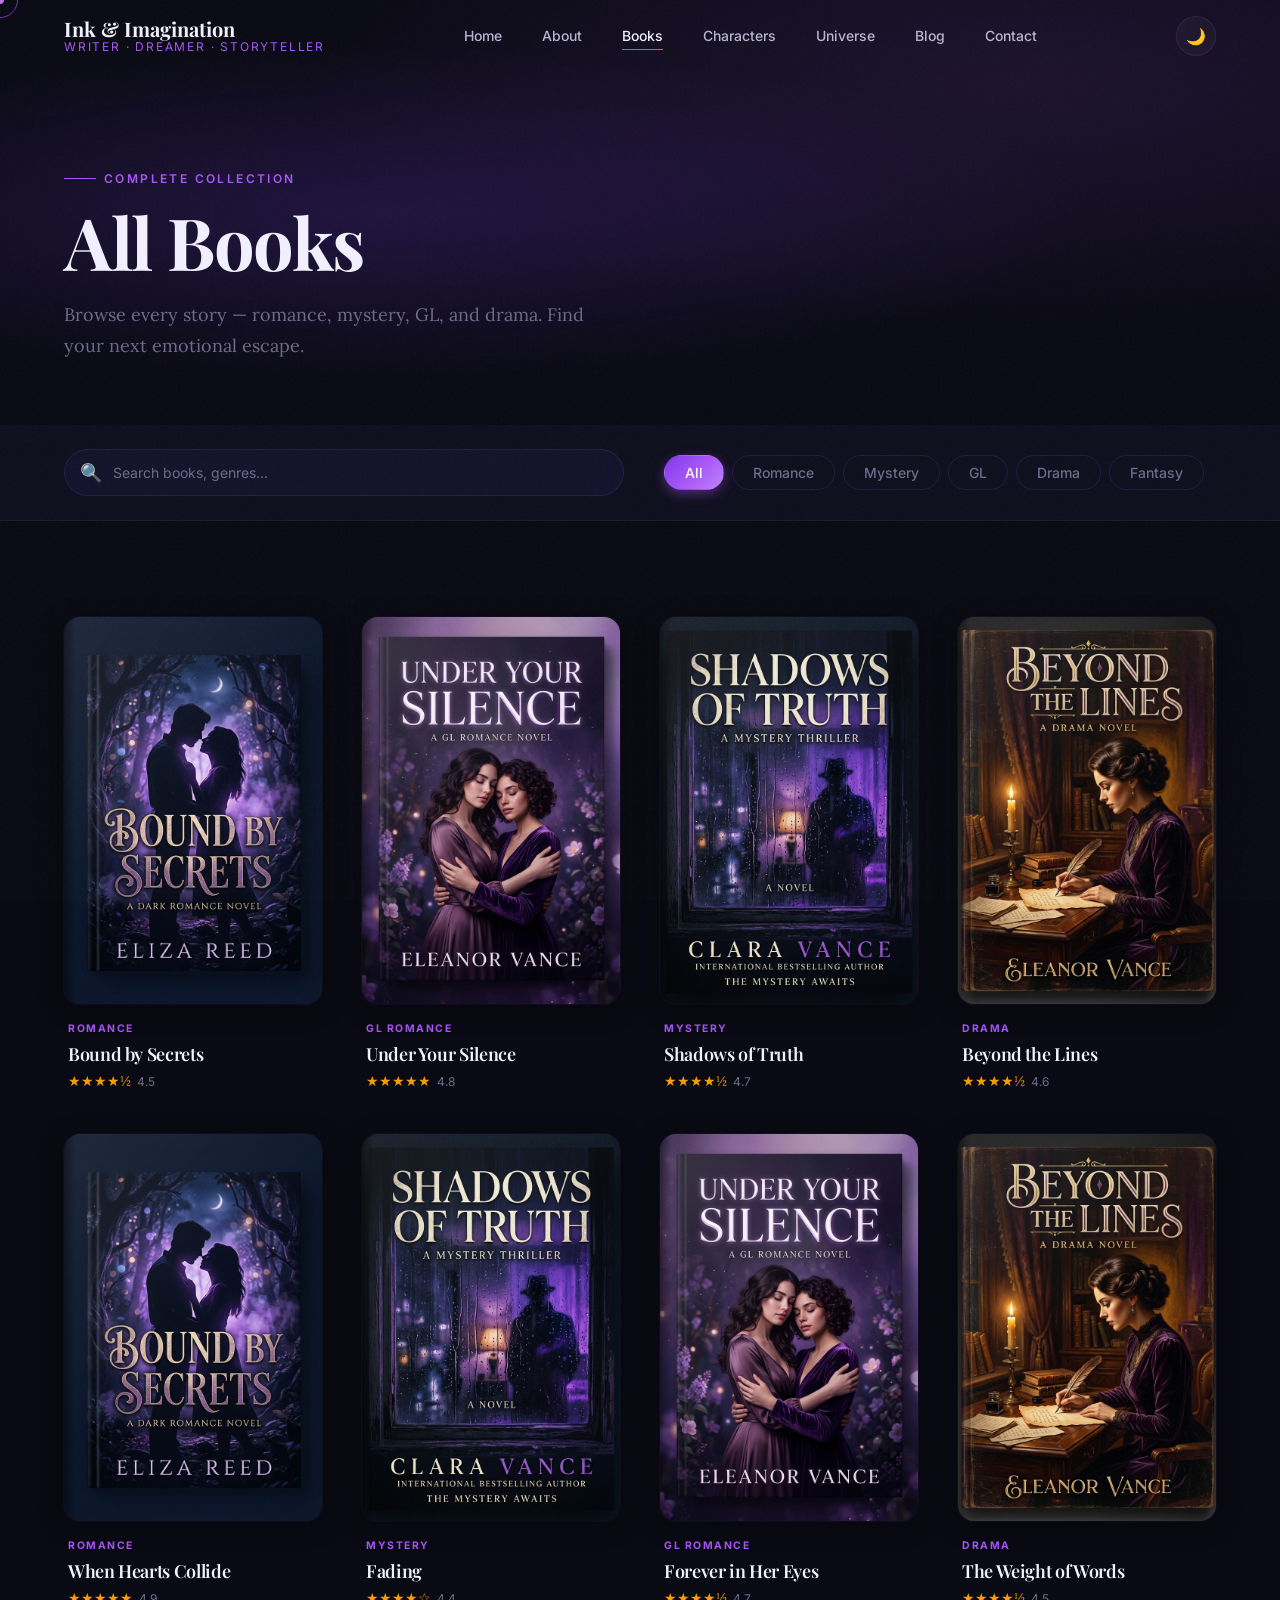
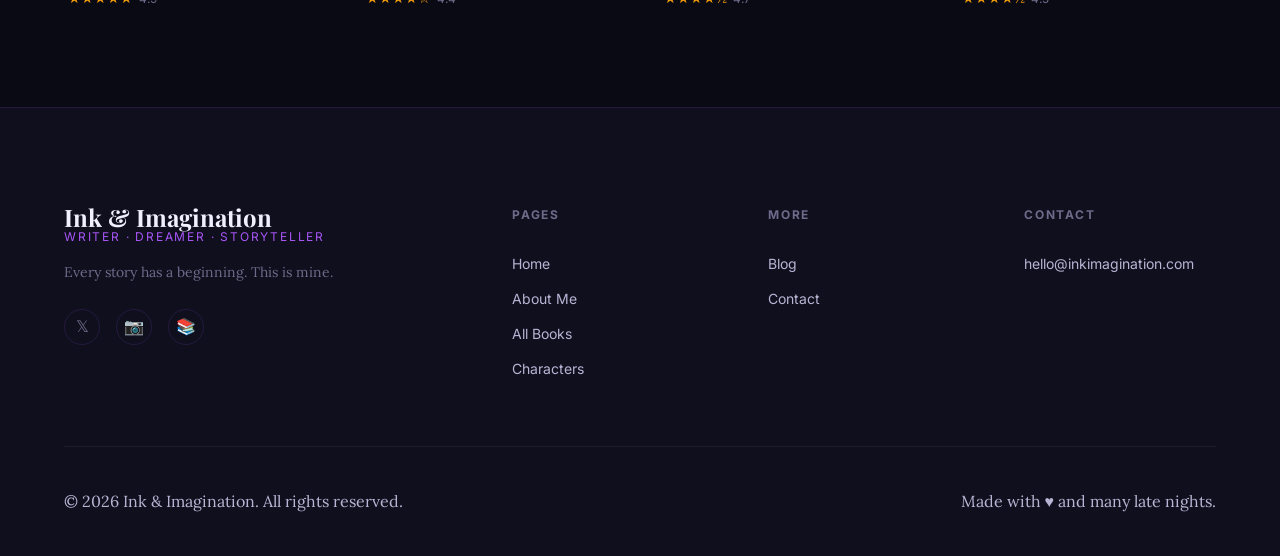
<file: books.html>
<!DOCTYPE html>
<html lang="en" data-theme="dark">
<head>
  <meta charset="UTF-8" />
  <meta name="viewport" content="width=device-width, initial-scale=1.0" />
  <meta name="description" content="All Books by Ink & Imagination — Browse the full collection of romance, mystery, GL, and drama novels." />
  <meta name="theme-color" content="#0a0a14" />
  <title>All Books — Ink & Imagination</title>

  <link rel="stylesheet" href="assets/css/variables.css" />
  <link rel="stylesheet" href="assets/css/reset.css" />
  <link rel="stylesheet" href="assets/css/typography.css" />
  <link rel="stylesheet" href="assets/css/animations.css" />
  <link rel="stylesheet" href="assets/css/layout.css" />
  <link rel="stylesheet" href="assets/css/components.css" />
  <link rel="stylesheet" href="assets/css/pages/books.css" />
  <link rel="preconnect" href="https://fonts.googleapis.com" />
  <link rel="preconnect" href="https://fonts.gstatic.com" crossorigin />
</head>
<body>

  <a href="#main-content" class="skip-link">Skip to main content</a>
  <div class="noise-overlay" aria-hidden="true"></div>
  <div class="cursor-dot"  id="cursorDot"  aria-hidden="true"></div>
  <div class="cursor-ring" id="cursorRing" aria-hidden="true"></div>
  <div class="reading-progress" id="readingProgress" role="progressbar" aria-valuenow="0"></div>
  <div class="page-transition-overlay" id="pageOverlay" aria-hidden="true"></div>

  <header role="banner">
    <nav class="nav" id="mainNav" aria-label="Main navigation">
      <div class="nav-inner">
        <a href="index.html" class="nav-logo">Ink &amp; Imagination<span>Writer · Dreamer · Storyteller</span></a>
        <ul class="nav-links" role="list">
          <li><a href="index.html"       class="nav-link">Home</a></li>
          <li><a href="about.html"       class="nav-link">About</a></li>
          <li><a href="books.html"       class="nav-link active">Books</a></li>
          <li><a href="characters.html"  class="nav-link">Characters</a></li>
          <li><a href="universe.html"    class="nav-link">Universe</a></li>
          <li><a href="blog.html"        class="nav-link">Blog</a></li>
          <li><a href="contact.html"     class="nav-link">Contact</a></li>
        </ul>
        <div class="nav-actions">
          <button class="theme-toggle" id="themeToggle" aria-label="Toggle theme">🌙</button>
          <button class="menu-toggle" id="menuToggle" aria-label="Open menu" aria-expanded="false" aria-controls="mobileNav">
            <span></span><span></span><span></span>
          </button>
        </div>
      </div>
    </nav>
    <nav class="nav-mobile" id="mobileNav" aria-label="Mobile navigation">
      <ul role="list">
        <li><a href="index.html"       class="nav-link">Home</a></li>
        <li><a href="about.html"       class="nav-link">About</a></li>
        <li><a href="books.html"       class="nav-link">Books</a></li>
        <li><a href="characters.html"  class="nav-link">Characters</a></li>
        <li><a href="universe.html"    class="nav-link">Universe</a></li>
        <li><a href="blog.html"        class="nav-link">Blog</a></li>
        <li><a href="contact.html"     class="nav-link">Contact</a></li>
      </ul>
    </nav>
  </header>

  <main id="main-content">

    <!-- ── PAGE HERO ── -->
    <section class="page-hero books-hero" aria-labelledby="books-hero-heading">
      <div class="hero-orb hero-orb-1" aria-hidden="true"></div>
      <div class="container">
        <p class="section-label reveal">Complete Collection</p>
        <h1 class="reveal delay-1" id="books-hero-heading">All Books</h1>
        <p class="page-hero-sub reveal delay-2">Browse every story — romance, mystery, GL, and drama. Find your next emotional escape.</p>
      </div>
    </section>

    <!-- ── SEARCH + FILTER ── -->
    <section class="books-toolbar" aria-label="Filter and search books">
      <div class="container">
        <div class="books-toolbar-inner">
          <!-- Search -->
          <div class="search-bar" role="search">
            <label for="bookSearch" class="sr-only">Search books</label>
            <span class="search-icon" aria-hidden="true">🔍</span>
            <input type="search" id="bookSearch" placeholder="Search books, genres..." autocomplete="off" />
            <div class="search-results" id="searchResults" role="listbox" aria-label="Search results"></div>
          </div>

          <!-- Filters -->
          <div class="filter-tabs" role="group" aria-label="Filter by genre">
            <button class="filter-tab active" data-filter="all">All</button>
            <button class="filter-tab" data-filter="romance">Romance</button>
            <button class="filter-tab" data-filter="mystery">Mystery</button>
            <button class="filter-tab" data-filter="gl">GL</button>
            <button class="filter-tab" data-filter="drama">Drama</button>
            <button class="filter-tab" data-filter="fantasy">Fantasy</button>
          </div>
        </div>
      </div>
    </section>

    <!-- ── BOOKS GRID ── -->
    <section class="all-books-section" aria-labelledby="all-books-heading">
      <div class="container">
        <h2 class="sr-only" id="all-books-heading">All books</h2>
        <div class="all-books-grid" id="booksGrid" role="list">

          <!-- Book 1 -->
          <article class="book-card reveal delay-1" role="listitem" data-genre="romance" data-title="Bound by Secrets">
            <a href="book-detail.html?id=1" class="book-cover-wrap" aria-label="Bound by Secrets">
              <img src="assets/images/book-bound-by-secrets.png" alt="Bound by Secrets book cover" loading="lazy" width="240" height="360" />
              <div class="book-card-actions">
                <a href="book-detail.html?id=1" class="btn btn-primary btn-sm">Read More</a>
                <button class="btn btn-ghost btn-sm favorite-btn" data-id="1" aria-label="Add to favorites" aria-pressed="false">♡</button>
              </div>
            </a>
            <div class="book-card-info">
              <p class="book-card-genre">Romance</p>
              <h3 class="book-card-title">Bound by Secrets</h3>
              <div class="book-card-rating">
                <div class="stars" aria-label="4.5 stars">★★★★½</div>
                <span class="rating-value">4.5</span>
              </div>
            </div>
          </article>

          <!-- Book 2 -->
          <article class="book-card reveal delay-2" role="listitem" data-genre="gl" data-title="Under Your Silence">
            <a href="book-detail.html?id=2" class="book-cover-wrap" aria-label="Under Your Silence">
              <img src="assets/images/book-under-your-silence.png" alt="Under Your Silence book cover" loading="lazy" width="240" height="360" />
              <div class="book-card-actions">
                <a href="book-detail.html?id=2" class="btn btn-primary btn-sm">Read More</a>
                <button class="btn btn-ghost btn-sm favorite-btn" data-id="2" aria-label="Add to favorites" aria-pressed="false">♡</button>
              </div>
            </a>
            <div class="book-card-info">
              <p class="book-card-genre">GL Romance</p>
              <h3 class="book-card-title">Under Your Silence</h3>
              <div class="book-card-rating">
                <div class="stars" aria-label="4.8 stars">★★★★★</div>
                <span class="rating-value">4.8</span>
              </div>
            </div>
          </article>

          <!-- Book 3 -->
          <article class="book-card reveal delay-3" role="listitem" data-genre="mystery" data-title="Shadows of Truth">
            <a href="book-detail.html?id=3" class="book-cover-wrap" aria-label="Shadows of Truth">
              <img src="assets/images/book-shadows-of-truth.png" alt="Shadows of Truth book cover" loading="lazy" width="240" height="360" />
              <div class="book-card-actions">
                <a href="book-detail.html?id=3" class="btn btn-primary btn-sm">Read More</a>
                <button class="btn btn-ghost btn-sm favorite-btn" data-id="3" aria-label="Add to favorites" aria-pressed="false">♡</button>
              </div>
            </a>
            <div class="book-card-info">
              <p class="book-card-genre">Mystery</p>
              <h3 class="book-card-title">Shadows of Truth</h3>
              <div class="book-card-rating">
                <div class="stars" aria-label="4.7 stars">★★★★½</div>
                <span class="rating-value">4.7</span>
              </div>
            </div>
          </article>

          <!-- Book 4 -->
          <article class="book-card reveal delay-4" role="listitem" data-genre="drama" data-title="Beyond the Lines">
            <a href="book-detail.html?id=4" class="book-cover-wrap" aria-label="Beyond the Lines">
              <img src="assets/images/book-beyond-the-lines.png" alt="Beyond the Lines book cover" loading="lazy" width="240" height="360" />
              <div class="book-card-actions">
                <a href="book-detail.html?id=4" class="btn btn-primary btn-sm">Read More</a>
                <button class="btn btn-ghost btn-sm favorite-btn" data-id="4" aria-label="Add to favorites" aria-pressed="false">♡</button>
              </div>
            </a>
            <div class="book-card-info">
              <p class="book-card-genre">Drama</p>
              <h3 class="book-card-title">Beyond the Lines</h3>
              <div class="book-card-rating">
                <div class="stars" aria-label="4.6 stars">★★★★½</div>
                <span class="rating-value">4.6</span>
              </div>
            </div>
          </article>

          <!-- Book 5 -->
          <article class="book-card reveal delay-1" role="listitem" data-genre="romance" data-title="When Hearts Collide">
            <a href="book-detail.html?id=5" class="book-cover-wrap" aria-label="When Hearts Collide">
              <img src="assets/images/book-bound-by-secrets.png" alt="When Hearts Collide book cover" loading="lazy" width="240" height="360" />
              <div class="book-card-actions">
                <a href="book-detail.html?id=5" class="btn btn-primary btn-sm">Read More</a>
                <button class="btn btn-ghost btn-sm favorite-btn" data-id="5" aria-label="Add to favorites" aria-pressed="false">♡</button>
              </div>
            </a>
            <div class="book-card-info">
              <p class="book-card-genre">Romance</p>
              <h3 class="book-card-title">When Hearts Collide</h3>
              <div class="book-card-rating">
                <div class="stars" aria-label="4.9 stars">★★★★★</div>
                <span class="rating-value">4.9</span>
              </div>
            </div>
          </article>

          <!-- Book 6 -->
          <article class="book-card reveal delay-2" role="listitem" data-genre="mystery" data-title="Fading">
            <a href="book-detail.html?id=6" class="book-cover-wrap" aria-label="Fading">
              <img src="assets/images/book-shadows-of-truth.png" alt="Fading book cover" loading="lazy" width="240" height="360" />
              <div class="book-card-actions">
                <a href="book-detail.html?id=6" class="btn btn-primary btn-sm">Read More</a>
                <button class="btn btn-ghost btn-sm favorite-btn" data-id="6" aria-label="Add to favorites" aria-pressed="false">♡</button>
              </div>
            </a>
            <div class="book-card-info">
              <p class="book-card-genre">Mystery</p>
              <h3 class="book-card-title">Fading</h3>
              <div class="book-card-rating">
                <div class="stars" aria-label="4.4 stars">★★★★☆</div>
                <span class="rating-value">4.4</span>
              </div>
            </div>
          </article>

          <!-- Book 7 -->
          <article class="book-card reveal delay-3" role="listitem" data-genre="gl" data-title="Forever in Her Eyes">
            <a href="book-detail.html?id=7" class="book-cover-wrap" aria-label="Forever in Her Eyes">
              <img src="assets/images/book-under-your-silence.png" alt="Forever in Her Eyes book cover" loading="lazy" width="240" height="360" />
              <div class="book-card-actions">
                <a href="book-detail.html?id=7" class="btn btn-primary btn-sm">Read More</a>
                <button class="btn btn-ghost btn-sm favorite-btn" data-id="7" aria-label="Add to favorites" aria-pressed="false">♡</button>
              </div>
            </a>
            <div class="book-card-info">
              <p class="book-card-genre">GL Romance</p>
              <h3 class="book-card-title">Forever in Her Eyes</h3>
              <div class="book-card-rating">
                <div class="stars" aria-label="4.7 stars">★★★★½</div>
                <span class="rating-value">4.7</span>
              </div>
            </div>
          </article>

          <!-- Book 8 -->
          <article class="book-card reveal delay-4" role="listitem" data-genre="drama" data-title="The Weight of Words">
            <a href="book-detail.html?id=8" class="book-cover-wrap" aria-label="The Weight of Words">
              <img src="assets/images/book-beyond-the-lines.png" alt="The Weight of Words book cover" loading="lazy" width="240" height="360" />
              <div class="book-card-actions">
                <a href="book-detail.html?id=8" class="btn btn-primary btn-sm">Read More</a>
                <button class="btn btn-ghost btn-sm favorite-btn" data-id="8" aria-label="Add to favorites" aria-pressed="false">♡</button>
              </div>
            </a>
            <div class="book-card-info">
              <p class="book-card-genre">Drama</p>
              <h3 class="book-card-title">The Weight of Words</h3>
              <div class="book-card-rating">
                <div class="stars" aria-label="4.5 stars">★★★★½</div>
                <span class="rating-value">4.5</span>
              </div>
            </div>
          </article>

        </div>

        <!-- No results -->
        <div class="no-results" id="noResults" hidden aria-live="polite">
          <span>📚</span>
          <p>No books found matching your search.</p>
        </div>

      </div>
    </section>

  </main>

  <footer class="footer" role="contentinfo">
    <div class="container">
      <div class="footer-grid">
        <div class="footer-brand">
          <a href="index.html" class="nav-logo" style="font-size:var(--text-2xl);">Ink &amp; Imagination<span>Writer · Dreamer · Storyteller</span></a>
          <p>Every story has a beginning. This is mine.</p>
          <div class="social-links" style="margin-top:var(--space-lg);">
            <a href="#" class="social-link" aria-label="Twitter">𝕏</a>
            <a href="#" class="social-link" aria-label="Instagram">📷</a>
            <a href="#" class="social-link" aria-label="Goodreads">📚</a>
          </div>
        </div>
        <div>
          <p class="footer-heading">Pages</p>
          <ul class="footer-links" role="list">
            <li><a href="index.html"      class="footer-link">Home</a></li>
            <li><a href="about.html"      class="footer-link">About Me</a></li>
            <li><a href="books.html"      class="footer-link">All Books</a></li>
            <li><a href="characters.html" class="footer-link">Characters</a></li>
          </ul>
        </div>
        <div>
          <p class="footer-heading">More</p>
          <ul class="footer-links" role="list">
            <li><a href="blog.html"    class="footer-link">Blog</a></li>
            <li><a href="contact.html" class="footer-link">Contact</a></li>
          </ul>
        </div>
        <div>
          <p class="footer-heading">Contact</p>
          <ul class="footer-links" role="list">
            <li><a href="mailto:hello@inkimagination.com" class="footer-link">hello@inkimagination.com</a></li>
          </ul>
        </div>
      </div>
      <div class="footer-bottom">
        <p>© 2026 Ink &amp; Imagination. All rights reserved.</p>
        <p>Made with ♥ and many late nights.</p>
      </div>
    </div>
  </footer>

  <nav class="bottom-nav" aria-label="Mobile bottom navigation">
    <div class="bottom-nav-inner">
      <a href="books.html"       class="bottom-nav-item active" aria-current="page"><span class="icon">📚</span><span>Books</span></a>
      <a href="characters.html"  class="bottom-nav-item"><span class="icon">✨</span><span>Characters</span></a>
      <a href="index.html"       class="bottom-nav-item"><span class="icon">🏠</span><span>Home</span></a>
      <a href="universe.html"    class="bottom-nav-item"><span class="icon">🌌</span><span>Universe</span></a>
      <a href="blog.html"        class="bottom-nav-item"><span class="icon">📝</span><span>Blog</span></a>
    </div>
  </nav>

  <button class="back-to-top" id="backToTop" aria-label="Back to top">↑</button>
  <div class="toast-container" id="toastContainer" aria-live="polite" aria-atomic="true"></div>

  <script src="assets/js/theme.js"            defer></script>
  <script src="assets/js/nav.js"              defer></script>
  <script src="assets/js/cursor.js"           defer></script>
  <script src="assets/js/animations.js"       defer></script>
  <script src="assets/js/reading-progress.js" defer></script>
  <script src="assets/js/main.js"             defer></script>
  <script src="assets/js/books.js"            defer></script>
</body>
</html>
</file>
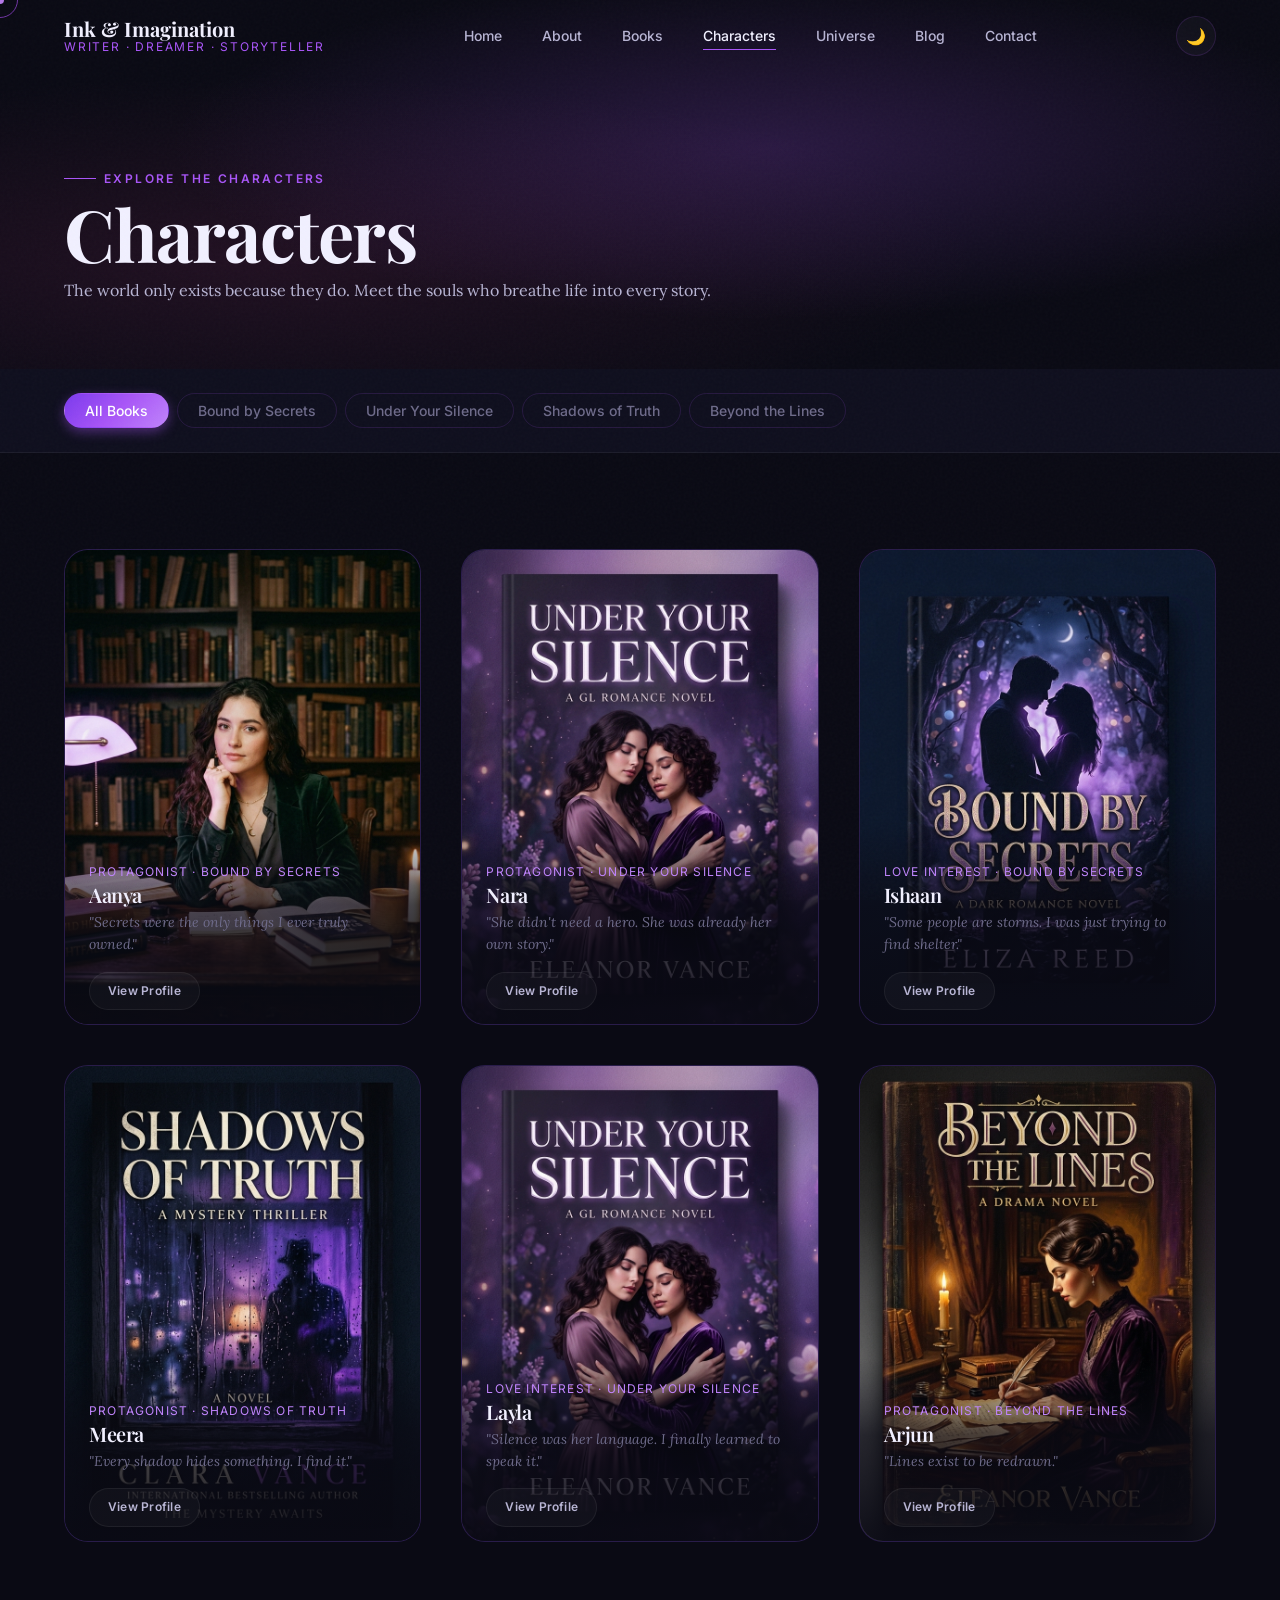
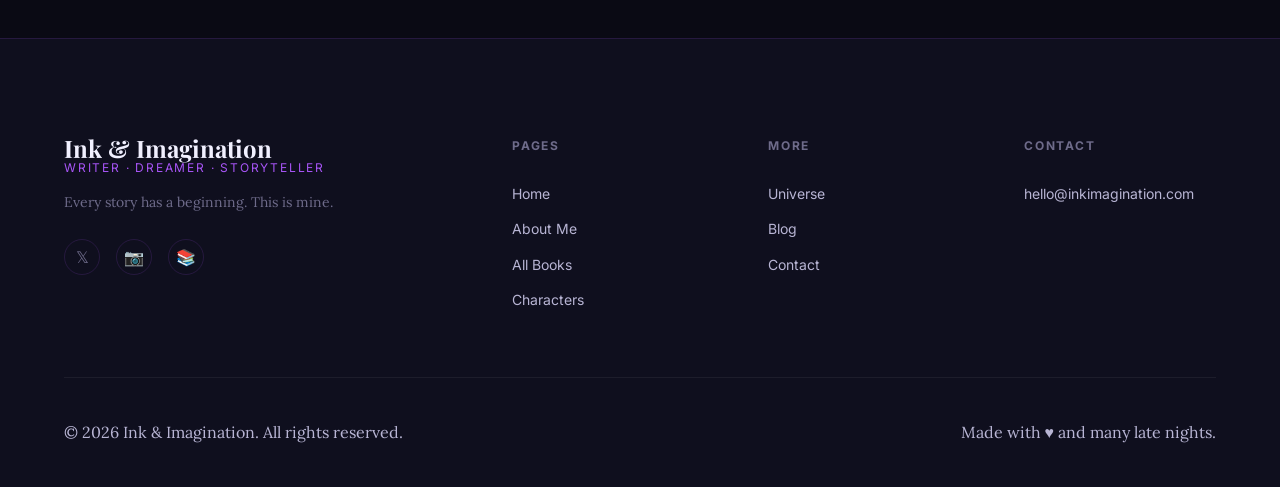
<file: characters.html>
<!DOCTYPE html>
<html lang="en" data-theme="dark">
<head>
  <meta charset="UTF-8" />
  <meta name="viewport" content="width=device-width, initial-scale=1.0" />
  <meta name="description" content="Characters — Ink & Imagination. Meet the characters who live in the stories. Explore their worlds, relationships, and secrets." />
  <meta name="theme-color" content="#0a0a14" />
  <title>Characters — Ink & Imagination</title>

  <link rel="stylesheet" href="assets/css/variables.css" />
  <link rel="stylesheet" href="assets/css/reset.css" />
  <link rel="stylesheet" href="assets/css/typography.css" />
  <link rel="stylesheet" href="assets/css/animations.css" />
  <link rel="stylesheet" href="assets/css/layout.css" />
  <link rel="stylesheet" href="assets/css/components.css" />
  <link rel="stylesheet" href="assets/css/pages/characters.css" />
  <link rel="preconnect" href="https://fonts.googleapis.com" />
  <link rel="preconnect" href="https://fonts.gstatic.com" crossorigin />
</head>
<body>

  <a href="#main-content" class="skip-link">Skip to main content</a>
  <div class="noise-overlay" aria-hidden="true"></div>
  <div class="cursor-dot"  id="cursorDot"  aria-hidden="true"></div>
  <div class="cursor-ring" id="cursorRing" aria-hidden="true"></div>
  <div class="reading-progress" id="readingProgress" role="progressbar" aria-valuenow="0"></div>
  <div class="page-transition-overlay" id="pageOverlay" aria-hidden="true"></div>

  <header role="banner">
    <nav class="nav scrolled" id="mainNav" aria-label="Main navigation">
      <div class="nav-inner">
        <a href="index.html" class="nav-logo">Ink &amp; Imagination<span>Writer · Dreamer · Storyteller</span></a>
        <ul class="nav-links" role="list">
          <li><a href="index.html"       class="nav-link">Home</a></li>
          <li><a href="about.html"       class="nav-link">About</a></li>
          <li><a href="books.html"       class="nav-link">Books</a></li>
          <li><a href="characters.html"  class="nav-link active">Characters</a></li>
          <li><a href="universe.html"    class="nav-link">Universe</a></li>
          <li><a href="blog.html"        class="nav-link">Blog</a></li>
          <li><a href="contact.html"     class="nav-link">Contact</a></li>
        </ul>
        <div class="nav-actions">
          <button class="theme-toggle" id="themeToggle" aria-label="Toggle theme">🌙</button>
          <button class="menu-toggle" id="menuToggle" aria-label="Open menu" aria-expanded="false" aria-controls="mobileNav">
            <span></span><span></span><span></span>
          </button>
        </div>
      </div>
    </nav>
    <nav class="nav-mobile" id="mobileNav" aria-label="Mobile navigation">
      <ul role="list">
        <li><a href="index.html"       class="nav-link">Home</a></li>
        <li><a href="about.html"       class="nav-link">About</a></li>
        <li><a href="books.html"       class="nav-link">Books</a></li>
        <li><a href="characters.html"  class="nav-link">Characters</a></li>
        <li><a href="universe.html"    class="nav-link">Universe</a></li>
        <li><a href="blog.html"        class="nav-link">Blog</a></li>
        <li><a href="contact.html"     class="nav-link">Contact</a></li>
      </ul>
    </nav>
  </header>

  <main id="main-content">

    <!-- ── PAGE HERO ── -->
    <section class="page-hero characters-hero" aria-labelledby="characters-hero-heading">
      <div class="hero-orb hero-orb-1" aria-hidden="true"></div>
      <div class="hero-orb hero-orb-2" aria-hidden="true"></div>
      <div class="container">
        <p class="section-label reveal">Explore the Characters</p>
        <h1 class="reveal delay-1" id="characters-hero-heading">Characters</h1>
        <p class="page-hero-sub reveal delay-2">The world only exists because they do. Meet the souls who breathe life into every story.</p>
      </div>
    </section>

    <!-- ── FILTER ── -->
    <section class="characters-toolbar" aria-label="Filter characters">
      <div class="container">
        <div class="filter-tabs" role="group" aria-label="Filter by book">
          <button class="filter-tab active" data-char-filter="all">All Books</button>
          <button class="filter-tab" data-char-filter="bound-by-secrets">Bound by Secrets</button>
          <button class="filter-tab" data-char-filter="under-your-silence">Under Your Silence</button>
          <button class="filter-tab" data-char-filter="shadows-of-truth">Shadows of Truth</button>
          <button class="filter-tab" data-char-filter="beyond-the-lines">Beyond the Lines</button>
        </div>
      </div>
    </section>

    <!-- ── CHARACTERS GRID ── -->
    <section class="characters-section" aria-labelledby="characters-grid-heading">
      <div class="container">
        <h2 class="sr-only" id="characters-grid-heading">All characters</h2>
        <div class="characters-grid" id="charactersGrid" role="list">

          <!-- Aanya -->
          <article class="character-card reveal delay-1" role="listitem" data-char-book="bound-by-secrets">
            <img src="assets/images/author.png" alt="Character: Aanya — protagonist of Bound by Secrets" loading="lazy" width="320" height="430" />
            <div class="character-card-info">
              <p class="character-role">Protagonist · Bound by Secrets</p>
              <h3 class="character-name">Aanya</h3>
              <p class="character-quote font-italic">"Secrets were the only things I ever truly owned."</p>
              <a href="character-detail.html?id=1" class="btn btn-ghost btn-sm" style="margin-top:var(--space-md);">View Profile</a>
            </div>
          </article>

          <!-- Nara -->
          <article class="character-card reveal delay-2" role="listitem" data-char-book="under-your-silence">
            <img src="assets/images/book-under-your-silence.png" alt="Character: Nara — protagonist of Under Your Silence" loading="lazy" width="320" height="430" />
            <div class="character-card-info">
              <p class="character-role">Protagonist · Under Your Silence</p>
              <h3 class="character-name">Nara</h3>
              <p class="character-quote font-italic">"She didn't need a hero. She was already her own story."</p>
              <a href="character-detail.html?id=2" class="btn btn-ghost btn-sm" style="margin-top:var(--space-md);">View Profile</a>
            </div>
          </article>

          <!-- Ishaan -->
          <article class="character-card reveal delay-3" role="listitem" data-char-book="bound-by-secrets">
            <img src="assets/images/book-bound-by-secrets.png" alt="Character: Ishaan — love interest in Bound by Secrets" loading="lazy" width="320" height="430" />
            <div class="character-card-info">
              <p class="character-role">Love Interest · Bound by Secrets</p>
              <h3 class="character-name">Ishaan</h3>
              <p class="character-quote font-italic">"Some people are storms. I was just trying to find shelter."</p>
              <a href="character-detail.html?id=3" class="btn btn-ghost btn-sm" style="margin-top:var(--space-md);">View Profile</a>
            </div>
          </article>

          <!-- Meera -->
          <article class="character-card reveal delay-4" role="listitem" data-char-book="shadows-of-truth">
            <img src="assets/images/book-shadows-of-truth.png" alt="Character: Meera — detective in Shadows of Truth" loading="lazy" width="320" height="430" />
            <div class="character-card-info">
              <p class="character-role">Protagonist · Shadows of Truth</p>
              <h3 class="character-name">Meera</h3>
              <p class="character-quote font-italic">"Every shadow hides something. I find it."</p>
              <a href="character-detail.html?id=4" class="btn btn-ghost btn-sm" style="margin-top:var(--space-md);">View Profile</a>
            </div>
          </article>

          <!-- Layla -->
          <article class="character-card reveal delay-1" role="listitem" data-char-book="under-your-silence">
            <img src="assets/images/book-under-your-silence.png" alt="Character: Layla — love interest in Under Your Silence" loading="lazy" width="320" height="430" />
            <div class="character-card-info">
              <p class="character-role">Love Interest · Under Your Silence</p>
              <h3 class="character-name">Layla</h3>
              <p class="character-quote font-italic">"Silence was her language. I finally learned to speak it."</p>
              <a href="character-detail.html?id=5" class="btn btn-ghost btn-sm" style="margin-top:var(--space-md);">View Profile</a>
            </div>
          </article>

          <!-- Arjun -->
          <article class="character-card reveal delay-2" role="listitem" data-char-book="beyond-the-lines">
            <img src="assets/images/book-beyond-the-lines.png" alt="Character: Arjun — protagonist of Beyond the Lines" loading="lazy" width="320" height="430" />
            <div class="character-card-info">
              <p class="character-role">Protagonist · Beyond the Lines</p>
              <h3 class="character-name">Arjun</h3>
              <p class="character-quote font-italic">"Lines exist to be redrawn."</p>
              <a href="character-detail.html?id=6" class="btn btn-ghost btn-sm" style="margin-top:var(--space-md);">View Profile</a>
            </div>
          </article>

        </div>
      </div>
    </section>

  </main>

  <footer class="footer" role="contentinfo">
    <div class="container">
      <div class="footer-grid">
        <div class="footer-brand">
          <a href="index.html" class="nav-logo" style="font-size:var(--text-2xl);">Ink &amp; Imagination<span>Writer · Dreamer · Storyteller</span></a>
          <p>Every story has a beginning. This is mine.</p>
          <div class="social-links" style="margin-top:var(--space-lg);">
            <a href="#" class="social-link" aria-label="Twitter">𝕏</a>
            <a href="#" class="social-link" aria-label="Instagram">📷</a>
            <a href="#" class="social-link" aria-label="Goodreads">📚</a>
          </div>
        </div>
        <div>
          <p class="footer-heading">Pages</p>
          <ul class="footer-links" role="list">
            <li><a href="index.html"      class="footer-link">Home</a></li>
            <li><a href="about.html"      class="footer-link">About Me</a></li>
            <li><a href="books.html"      class="footer-link">All Books</a></li>
            <li><a href="characters.html" class="footer-link">Characters</a></li>
          </ul>
        </div>
        <div>
          <p class="footer-heading">More</p>
          <ul class="footer-links" role="list">
            <li><a href="universe.html" class="footer-link">Universe</a></li>
            <li><a href="blog.html"     class="footer-link">Blog</a></li>
            <li><a href="contact.html"  class="footer-link">Contact</a></li>
          </ul>
        </div>
        <div>
          <p class="footer-heading">Contact</p>
          <ul class="footer-links" role="list">
            <li><a href="mailto:hello@inkimagination.com" class="footer-link">hello@inkimagination.com</a></li>
          </ul>
        </div>
      </div>
      <div class="footer-bottom">
        <p>© 2026 Ink &amp; Imagination. All rights reserved.</p>
        <p>Made with ♥ and many late nights.</p>
      </div>
    </div>
  </footer>

  <nav class="bottom-nav" aria-label="Mobile bottom navigation">
    <div class="bottom-nav-inner">
      <a href="books.html"       class="bottom-nav-item"><span class="icon">📚</span><span>Books</span></a>
      <a href="characters.html"  class="bottom-nav-item active" aria-current="page"><span class="icon">✨</span><span>Characters</span></a>
      <a href="index.html"       class="bottom-nav-item"><span class="icon">🏠</span><span>Home</span></a>
      <a href="universe.html"    class="bottom-nav-item"><span class="icon">🌌</span><span>Universe</span></a>
      <a href="blog.html"        class="bottom-nav-item"><span class="icon">📝</span><span>Blog</span></a>
    </div>
  </nav>

  <button class="back-to-top" id="backToTop" aria-label="Back to top">↑</button>
  <div class="toast-container" id="toastContainer" aria-live="polite" aria-atomic="true"></div>

  <script src="assets/js/theme.js"            defer></script>
  <script src="assets/js/nav.js"              defer></script>
  <script src="assets/js/cursor.js"           defer></script>
  <script src="assets/js/animations.js"       defer></script>
  <script src="assets/js/reading-progress.js" defer></script>
  <script src="assets/js/main.js"             defer></script>
  <script src="assets/js/characters.js"       defer></script>
</body>
</html>
</file>
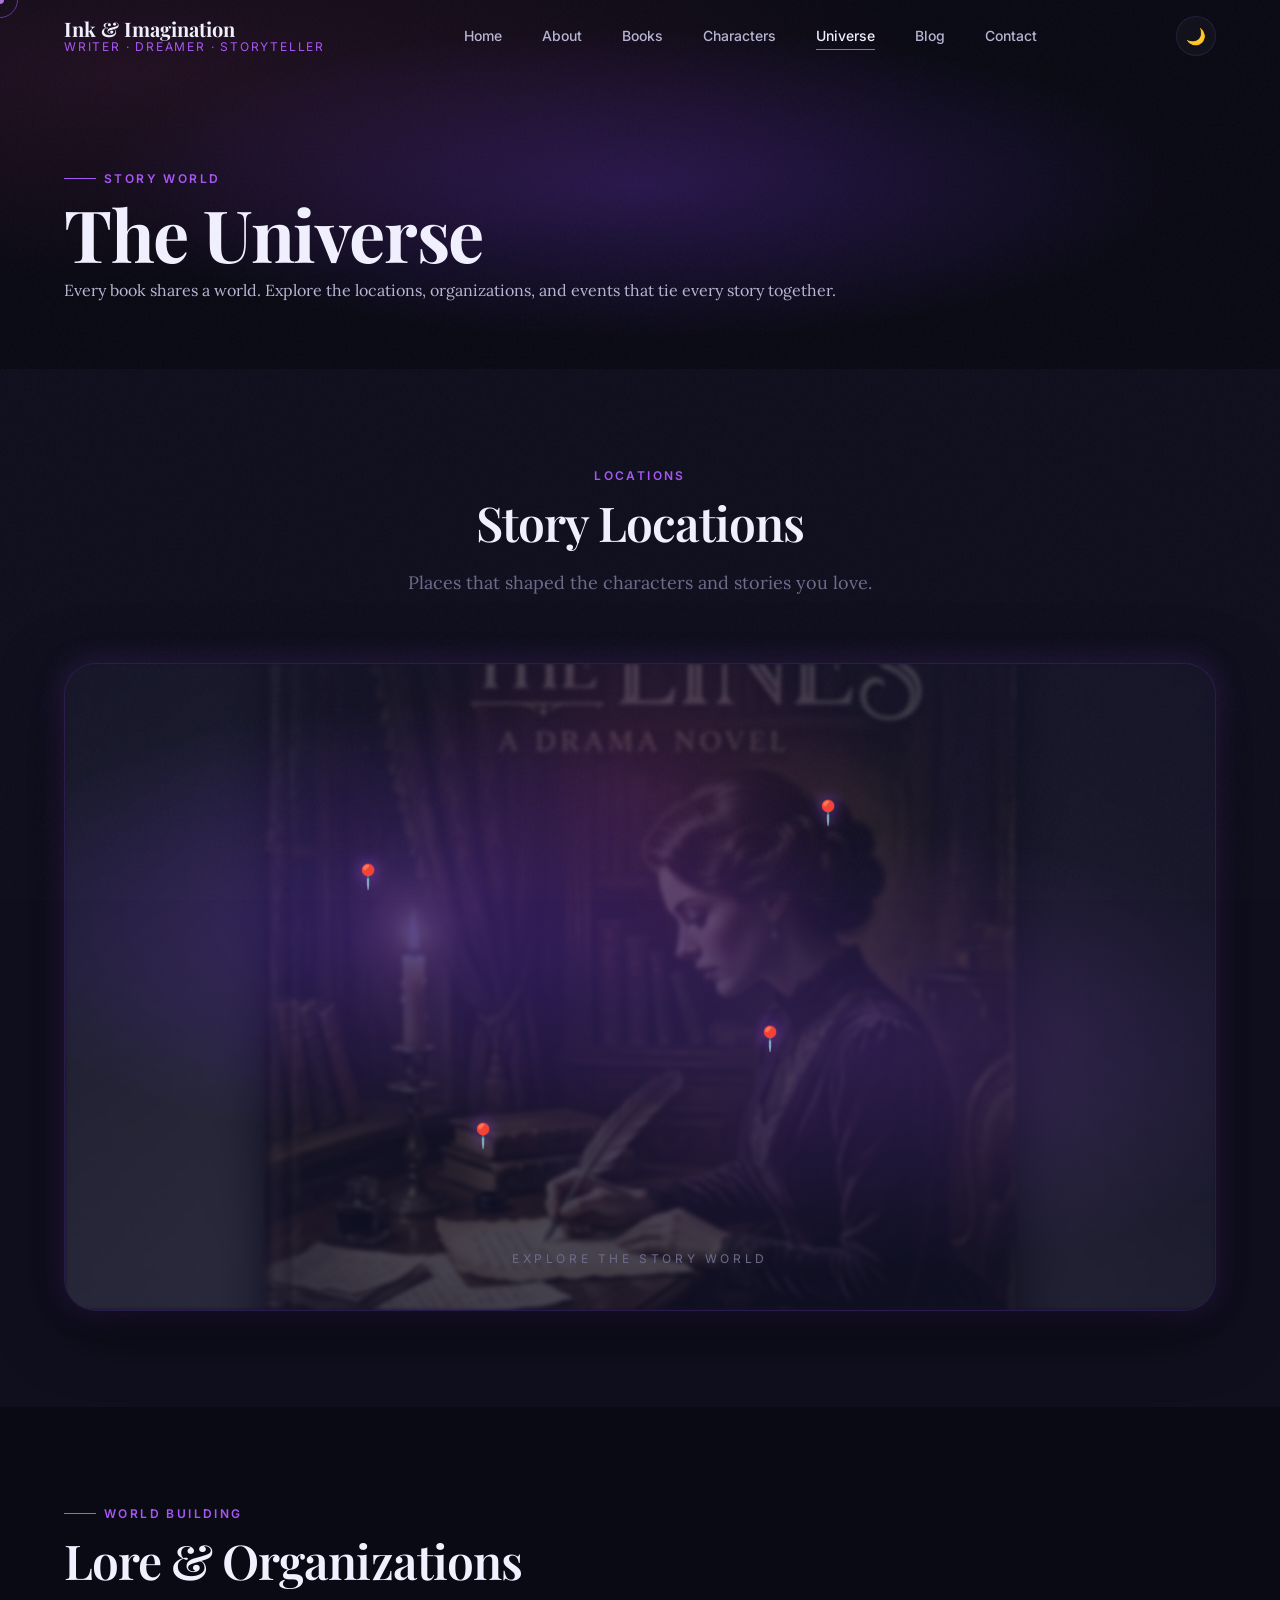
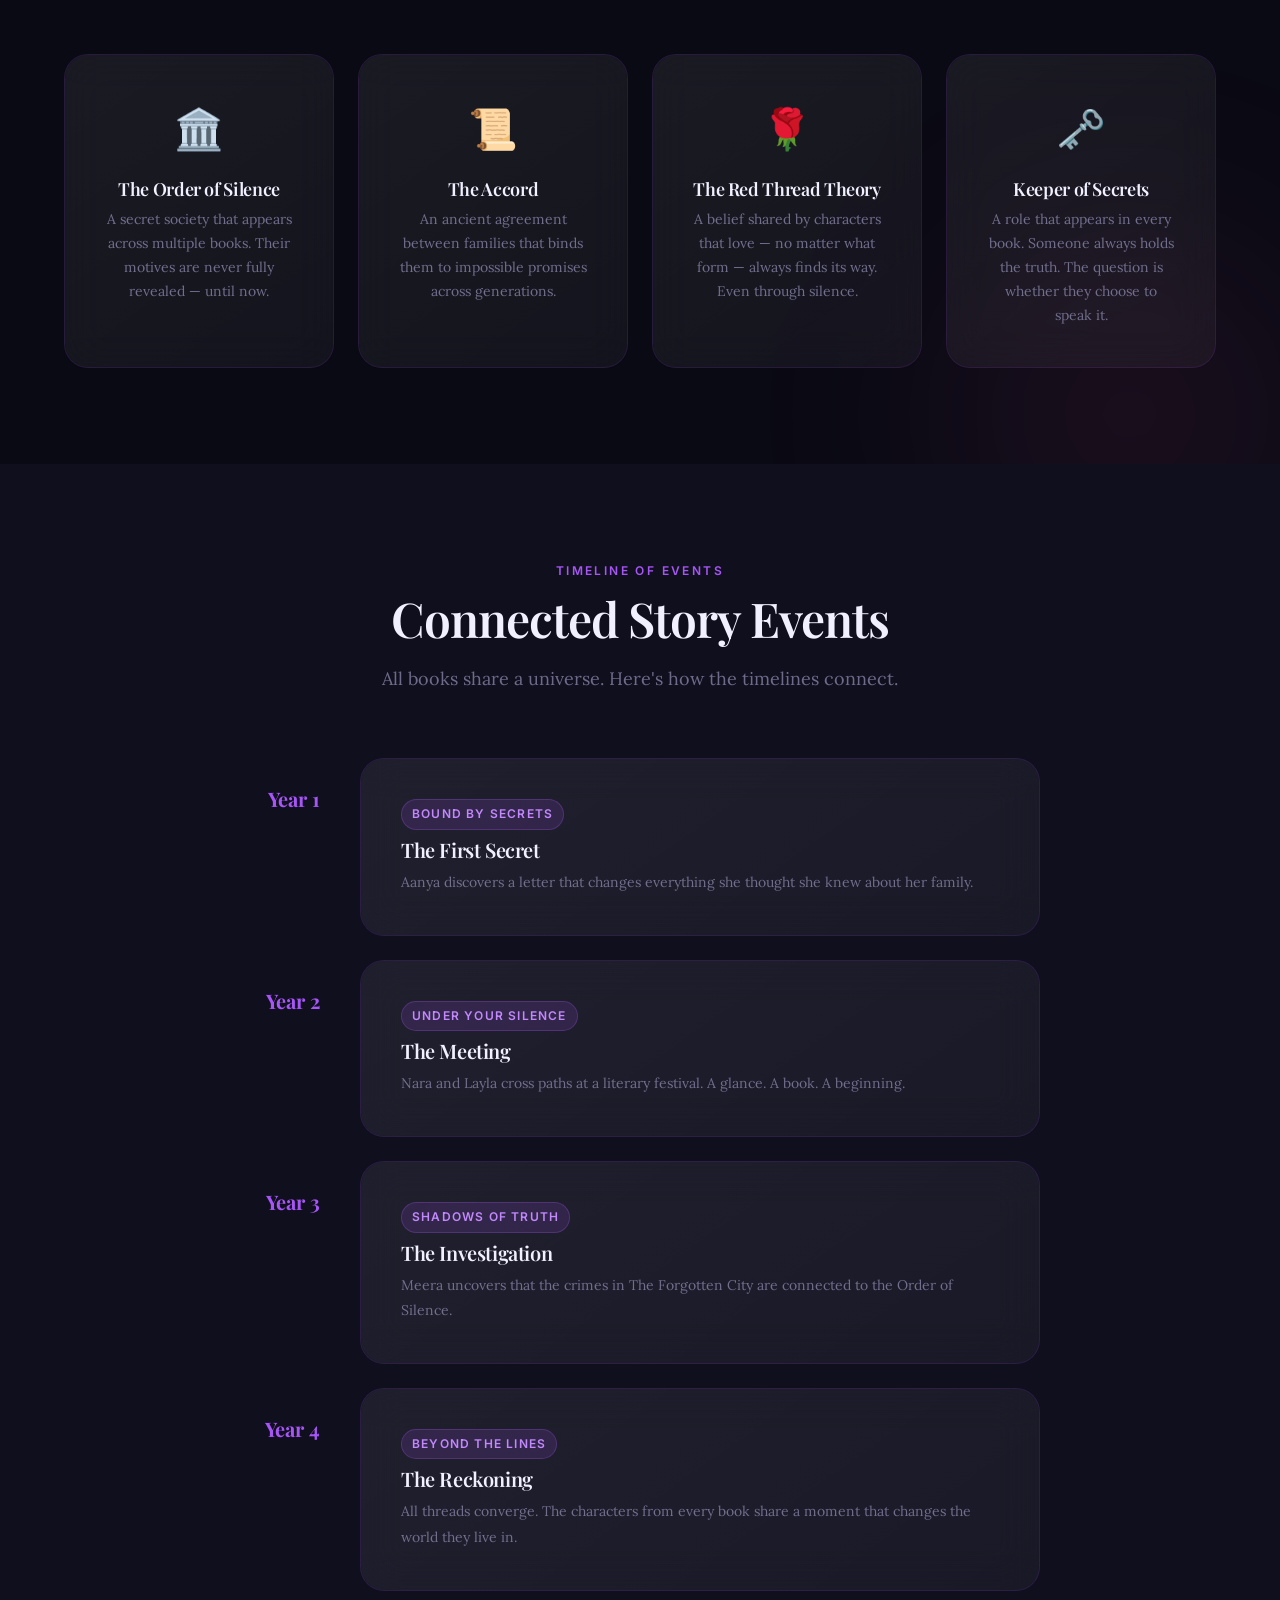
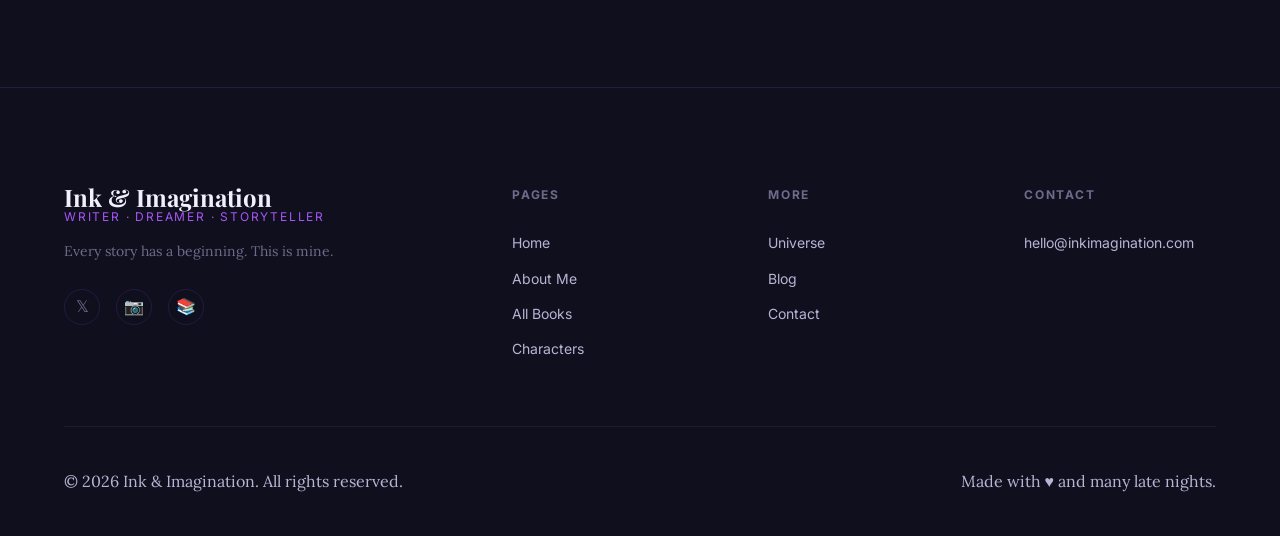
<file: universe.html>
<!DOCTYPE html>
<html lang="en" data-theme="dark">
<head>
  <meta charset="UTF-8" />
  <meta name="viewport" content="width=device-width, initial-scale=1.0" />
  <meta name="description" content="Universe — Ink & Imagination. Explore the story world: locations, lore, organizations, and the timeline of events." />
  <meta name="theme-color" content="#0a0a14" />
  <title>Story Universe — Ink & Imagination</title>

  <link rel="stylesheet" href="assets/css/variables.css" />
  <link rel="stylesheet" href="assets/css/reset.css" />
  <link rel="stylesheet" href="assets/css/typography.css" />
  <link rel="stylesheet" href="assets/css/animations.css" />
  <link rel="stylesheet" href="assets/css/layout.css" />
  <link rel="stylesheet" href="assets/css/components.css" />
  <link rel="stylesheet" href="assets/css/pages/universe.css" />
  <link rel="preconnect" href="https://fonts.googleapis.com" />
  <link rel="preconnect" href="https://fonts.gstatic.com" crossorigin />
</head>
<body>

  <a href="#main-content" class="skip-link">Skip to main content</a>
  <div class="noise-overlay" aria-hidden="true"></div>
  <div class="cursor-dot"  id="cursorDot"  aria-hidden="true"></div>
  <div class="cursor-ring" id="cursorRing" aria-hidden="true"></div>
  <div class="reading-progress" id="readingProgress" role="progressbar" aria-valuenow="0"></div>
  <div class="page-transition-overlay" id="pageOverlay" aria-hidden="true"></div>

  <header role="banner">
    <nav class="nav scrolled" id="mainNav" aria-label="Main navigation">
      <div class="nav-inner">
        <a href="index.html" class="nav-logo">Ink &amp; Imagination<span>Writer · Dreamer · Storyteller</span></a>
        <ul class="nav-links" role="list">
          <li><a href="index.html"       class="nav-link">Home</a></li>
          <li><a href="about.html"       class="nav-link">About</a></li>
          <li><a href="books.html"       class="nav-link">Books</a></li>
          <li><a href="characters.html"  class="nav-link">Characters</a></li>
          <li><a href="universe.html"    class="nav-link active">Universe</a></li>
          <li><a href="blog.html"        class="nav-link">Blog</a></li>
          <li><a href="contact.html"     class="nav-link">Contact</a></li>
        </ul>
        <div class="nav-actions">
          <button class="theme-toggle" id="themeToggle" aria-label="Toggle theme">🌙</button>
          <button class="menu-toggle" id="menuToggle" aria-label="Open menu" aria-expanded="false" aria-controls="mobileNav">
            <span></span><span></span><span></span>
          </button>
        </div>
      </div>
    </nav>
    <nav class="nav-mobile" id="mobileNav" aria-label="Mobile navigation">
      <ul role="list">
        <li><a href="index.html"       class="nav-link">Home</a></li>
        <li><a href="about.html"       class="nav-link">About</a></li>
        <li><a href="books.html"       class="nav-link">Books</a></li>
        <li><a href="characters.html"  class="nav-link">Characters</a></li>
        <li><a href="universe.html"    class="nav-link">Universe</a></li>
        <li><a href="blog.html"        class="nav-link">Blog</a></li>
        <li><a href="contact.html"     class="nav-link">Contact</a></li>
      </ul>
    </nav>
  </header>

  <main id="main-content">

    <!-- ── UNIVERSE HERO ── -->
    <section class="page-hero universe-hero" aria-labelledby="universe-hero-heading">
      <div class="hero-orb hero-orb-1" aria-hidden="true"></div>
      <div class="hero-orb hero-orb-2" aria-hidden="true"></div>
      <div class="container">
        <p class="section-label reveal">Story World</p>
        <h1 class="reveal delay-1" id="universe-hero-heading">The Universe</h1>
        <p class="page-hero-sub reveal delay-2">Every book shares a world. Explore the locations, organizations, and events that tie every story together.</p>
      </div>
    </section>

    <!-- ── WORLD MAP ── -->
    <section class="world-map-section" aria-labelledby="world-map-heading">
      <div class="container">
        <div class="section-header centered">
          <p class="section-label reveal">Locations</p>
          <h2 class="section-title reveal delay-1" id="world-map-heading">Story Locations</h2>
          <p class="section-subtitle reveal delay-2">Places that shaped the characters and stories you love.</p>
        </div>

        <!-- Interactive Map Placeholder -->
        <div class="world-map reveal" id="worldMap" role="img" aria-label="Interactive story world map">
          <div class="map-location" style="top:30%;left:25%;" data-location="The Silent House" tabindex="0" role="button" aria-label="The Silent House location">
            <div class="map-pin" aria-hidden="true">📍</div>
            <div class="map-tooltip">
              <strong>The Silent House</strong>
              <p>Where Aanya grew up. Every room holds a secret.</p>
            </div>
          </div>
          <div class="map-location" style="top:55%;left:60%;" data-location="Blackwood Coven" tabindex="0" role="button" aria-label="Blackwood Coven location">
            <div class="map-pin" aria-hidden="true">📍</div>
            <div class="map-tooltip">
              <strong>Blackwood Coven</strong>
              <p>The gathering place. Where mysteries are born and truths are buried.</p>
            </div>
          </div>
          <div class="map-location" style="top:20%;left:65%;" data-location="The Forgotten City" tabindex="0" role="button" aria-label="The Forgotten City location">
            <div class="map-pin" aria-hidden="true">📍</div>
            <div class="map-tooltip">
              <strong>The Forgotten City</strong>
              <p>A metropolis where people go to disappear and others go to find them.</p>
            </div>
          </div>
          <div class="map-location" style="top:70%;left:35%;" data-location="Mirena Kingdom" tabindex="0" role="button" aria-label="Mirena Kingdom location">
            <div class="map-pin" aria-hidden="true">📍</div>
            <div class="map-tooltip">
              <strong>Mirena Kingdom</strong>
              <p>Where ancient laws clash with modern hearts.</p>
            </div>
          </div>
          <div class="map-bg-img" aria-hidden="true">
            <img src="assets/images/book-beyond-the-lines.png" alt="" loading="lazy" width="800" height="500" />
          </div>
        </div>
      </div>
    </section>

    <!-- ── LORE CARDS ── -->
    <section class="lore-section" aria-labelledby="lore-heading">
      <div class="bg-orb bg-orb-2" aria-hidden="true"></div>
      <div class="container">
        <div class="section-header">
          <p class="section-label reveal">World Building</p>
          <h2 class="section-title reveal delay-1" id="lore-heading">Lore &amp; Organizations</h2>
        </div>
        <div class="lore-grid">
          <div class="lore-card glass-card reveal delay-1">
            <div class="lore-icon" aria-hidden="true">🏛️</div>
            <h3>The Order of Silence</h3>
            <p>A secret society that appears across multiple books. Their motives are never fully revealed — until now.</p>
          </div>
          <div class="lore-card glass-card reveal delay-2">
            <div class="lore-icon" aria-hidden="true">📜</div>
            <h3>The Accord</h3>
            <p>An ancient agreement between families that binds them to impossible promises across generations.</p>
          </div>
          <div class="lore-card glass-card reveal delay-3">
            <div class="lore-icon" aria-hidden="true">🌹</div>
            <h3>The Red Thread Theory</h3>
            <p>A belief shared by characters that love — no matter what form — always finds its way. Even through silence.</p>
          </div>
          <div class="lore-card glass-card reveal delay-4">
            <div class="lore-icon" aria-hidden="true">🗝️</div>
            <h3>Keeper of Secrets</h3>
            <p>A role that appears in every book. Someone always holds the truth. The question is whether they choose to speak it.</p>
          </div>
        </div>
      </div>
    </section>

    <!-- ── EVENTS TIMELINE ── -->
    <section class="universe-timeline" aria-labelledby="events-heading">
      <div class="container">
        <div class="section-header centered">
          <p class="section-label reveal">Timeline of Events</p>
          <h2 class="section-title reveal delay-1" id="events-heading">Connected Story Events</h2>
          <p class="section-subtitle reveal delay-2">All books share a universe. Here's how the timelines connect.</p>
        </div>

        <div class="events-list">
          <div class="event-item reveal">
            <div class="event-year">Year 1</div>
            <div class="event-content glass-card">
              <span class="genre-badge">Bound by Secrets</span>
              <h3>The First Secret</h3>
              <p>Aanya discovers a letter that changes everything she thought she knew about her family.</p>
            </div>
          </div>
          <div class="event-item reveal delay-1">
            <div class="event-year">Year 2</div>
            <div class="event-content glass-card">
              <span class="genre-badge">Under Your Silence</span>
              <h3>The Meeting</h3>
              <p>Nara and Layla cross paths at a literary festival. A glance. A book. A beginning.</p>
            </div>
          </div>
          <div class="event-item reveal delay-2">
            <div class="event-year">Year 3</div>
            <div class="event-content glass-card">
              <span class="genre-badge">Shadows of Truth</span>
              <h3>The Investigation</h3>
              <p>Meera uncovers that the crimes in The Forgotten City are connected to the Order of Silence.</p>
            </div>
          </div>
          <div class="event-item reveal delay-3">
            <div class="event-year">Year 4</div>
            <div class="event-content glass-card">
              <span class="genre-badge">Beyond the Lines</span>
              <h3>The Reckoning</h3>
              <p>All threads converge. The characters from every book share a moment that changes the world they live in.</p>
            </div>
          </div>
        </div>
      </div>
    </section>

  </main>

  <footer class="footer" role="contentinfo">
    <div class="container">
      <div class="footer-grid">
        <div class="footer-brand">
          <a href="index.html" class="nav-logo" style="font-size:var(--text-2xl);">Ink &amp; Imagination<span>Writer · Dreamer · Storyteller</span></a>
          <p>Every story has a beginning. This is mine.</p>
          <div class="social-links" style="margin-top:var(--space-lg);">
            <a href="#" class="social-link" aria-label="Twitter">𝕏</a>
            <a href="#" class="social-link" aria-label="Instagram">📷</a>
            <a href="#" class="social-link" aria-label="Goodreads">📚</a>
          </div>
        </div>
        <div><p class="footer-heading">Pages</p>
          <ul class="footer-links" role="list">
            <li><a href="index.html"      class="footer-link">Home</a></li>
            <li><a href="about.html"      class="footer-link">About Me</a></li>
            <li><a href="books.html"      class="footer-link">All Books</a></li>
            <li><a href="characters.html" class="footer-link">Characters</a></li>
          </ul>
        </div>
        <div><p class="footer-heading">More</p>
          <ul class="footer-links" role="list">
            <li><a href="universe.html" class="footer-link">Universe</a></li>
            <li><a href="blog.html"     class="footer-link">Blog</a></li>
            <li><a href="contact.html"  class="footer-link">Contact</a></li>
          </ul>
        </div>
        <div><p class="footer-heading">Contact</p>
          <ul class="footer-links" role="list">
            <li><a href="mailto:hello@inkimagination.com" class="footer-link">hello@inkimagination.com</a></li>
          </ul>
        </div>
      </div>
      <div class="footer-bottom">
        <p>© 2026 Ink &amp; Imagination. All rights reserved.</p>
        <p>Made with ♥ and many late nights.</p>
      </div>
    </div>
  </footer>

  <nav class="bottom-nav" aria-label="Mobile bottom navigation">
    <div class="bottom-nav-inner">
      <a href="books.html"       class="bottom-nav-item"><span class="icon">📚</span><span>Books</span></a>
      <a href="characters.html"  class="bottom-nav-item"><span class="icon">✨</span><span>Characters</span></a>
      <a href="index.html"       class="bottom-nav-item"><span class="icon">🏠</span><span>Home</span></a>
      <a href="universe.html"    class="bottom-nav-item active" aria-current="page"><span class="icon">🌌</span><span>Universe</span></a>
      <a href="blog.html"        class="bottom-nav-item"><span class="icon">📝</span><span>Blog</span></a>
    </div>
  </nav>

  <button class="back-to-top" id="backToTop" aria-label="Back to top">↑</button>
  <div class="toast-container" id="toastContainer" aria-live="polite" aria-atomic="true"></div>

  <script src="assets/js/theme.js"            defer></script>
  <script src="assets/js/nav.js"              defer></script>
  <script src="assets/js/cursor.js"           defer></script>
  <script src="assets/js/animations.js"       defer></script>
  <script src="assets/js/reading-progress.js" defer></script>
  <script src="assets/js/main.js"             defer></script>
  <script src="assets/js/universe.js"         defer></script>
</body>
</html>
</file>
<file: assets/css/variables.css>
/* ============================================
   CSS CUSTOM PROPERTIES — INK & IMAGINATION
   ============================================ */

:root {
  /* ── Dark Theme (Default) ── */
  --bg-primary:        #0a0a14;
  --bg-secondary:      #0f0f1e;
  --bg-card:           #13132b;
  --bg-card-hover:     #1a1a38;
  --bg-glass:          rgba(255,255,255,0.03);
  --bg-glass-hover:    rgba(255,255,255,0.06);
  --bg-overlay:        rgba(10,10,20,0.85);

  --color-primary:     #a855f7;
  --color-primary-light: #c084fc;
  --color-primary-dark:  #7c3aed;
  --color-secondary:   #ec4899;
  --color-accent:      #f59e0b;
  --color-success:     #10b981;
  --color-star:        #f59e0b;

  --text-primary:      #f1f0ff;
  --text-secondary:    #b8b5d4;
  --text-muted:        #6e6b8a;
  --text-on-primary:   #ffffff;

  --border-color:      rgba(168,85,247,0.15);
  --border-color-hover: rgba(168,85,247,0.4);
  --border-subtle:     rgba(255,255,255,0.06);

  --shadow-sm:         0 2px 8px rgba(0,0,0,0.4);
  --shadow-md:         0 8px 32px rgba(0,0,0,0.5);
  --shadow-lg:         0 16px 64px rgba(0,0,0,0.6);
  --shadow-glow:       0 0 30px rgba(168,85,247,0.25);
  --shadow-glow-sm:    0 0 15px rgba(168,85,247,0.2);
  --shadow-card:       0 4px 24px rgba(0,0,0,0.4), 0 0 0 1px rgba(168,85,247,0.08);

  --gradient-primary:  linear-gradient(135deg, #7c3aed 0%, #a855f7 50%, #c084fc 100%);
  --gradient-hero:     radial-gradient(ellipse at 30% 40%, rgba(124,58,237,0.35) 0%, transparent 60%),
                       radial-gradient(ellipse at 80% 20%, rgba(168,85,247,0.2) 0%, transparent 50%),
                       radial-gradient(ellipse at 60% 80%, rgba(236,72,153,0.15) 0%, transparent 50%);
  --gradient-card:     linear-gradient(145deg, rgba(255,255,255,0.04) 0%, rgba(255,255,255,0.01) 100%);
  --gradient-text:     linear-gradient(135deg, #c084fc 0%, #a855f7 40%, #ec4899 100%);
  --gradient-overlay:  linear-gradient(to top, rgba(10,10,20,0.95) 0%, rgba(10,10,20,0.5) 60%, transparent 100%);

  /* ── Spacing ── */
  --space-xs:    4px;
  --space-sm:    8px;
  --space-md:    16px;
  --space-lg:    24px;
  --space-xl:    40px;
  --space-2xl:   64px;
  --space-3xl:   96px;
  --space-4xl:   128px;

  /* ── Typography ── */
  --font-display: 'Playfair Display', Georgia, serif;
  --font-body:    'Lora', Georgia, serif;
  --font-ui:      'Inter', system-ui, sans-serif;

  --text-xs:     0.75rem;
  --text-sm:     0.875rem;
  --text-base:   1rem;
  --text-lg:     1.125rem;
  --text-xl:     1.25rem;
  --text-2xl:    1.5rem;
  --text-3xl:    1.875rem;
  --text-4xl:    2.25rem;
  --text-5xl:    3rem;
  --text-6xl:    3.75rem;
  --text-7xl:    4.5rem;

  /* ── Border Radius ── */
  --radius-sm:   4px;
  --radius-md:   8px;
  --radius-lg:   16px;
  --radius-xl:   24px;
  --radius-2xl:  32px;
  --radius-full: 9999px;

  /* ── Transitions ── */
  --transition-fast:   0.15s cubic-bezier(0.4, 0, 0.2, 1);
  --transition-base:   0.3s cubic-bezier(0.4, 0, 0.2, 1);
  --transition-slow:   0.5s cubic-bezier(0.4, 0, 0.2, 1);
  --transition-bounce: 0.4s cubic-bezier(0.34, 1.56, 0.64, 1);

  /* ── Layout ── */
  --nav-height:    72px;
  --container-max: 1280px;
  --container-pad: clamp(16px, 5vw, 80px);

  /* ── Z-index scale ── */
  --z-base:    1;
  --z-raised:  10;
  --z-overlay: 100;
  --z-nav:     200;
  --z-modal:   300;
  --z-toast:   400;
  --z-cursor:  9999;
}

/* ── Light Theme ── */
[data-theme="light"] {
  --bg-primary:        #faf8ff;
  --bg-secondary:      #f3f0ff;
  --bg-card:           #ffffff;
  --bg-card-hover:     #f9f5ff;
  --bg-glass:          rgba(124,58,237,0.04);
  --bg-glass-hover:    rgba(124,58,237,0.08);
  --bg-overlay:        rgba(250,248,255,0.9);

  --color-primary:     #7c3aed;
  --color-primary-light: #9333ea;
  --color-primary-dark:  #6d28d9;

  --text-primary:      #1e1b4b;
  --text-secondary:    #4c1d95;
  --text-muted:        #7c3aed;

  --border-color:      rgba(124,58,237,0.2);
  --border-color-hover: rgba(124,58,237,0.5);
  --border-subtle:     rgba(124,58,237,0.1);

  --shadow-sm:         0 2px 8px rgba(124,58,237,0.1);
  --shadow-md:         0 8px 32px rgba(124,58,237,0.15);
  --shadow-lg:         0 16px 64px rgba(124,58,237,0.2);
  --shadow-glow:       0 0 30px rgba(124,58,237,0.15);
  --shadow-card:       0 4px 24px rgba(124,58,237,0.12), 0 0 0 1px rgba(124,58,237,0.1);

  --gradient-hero:     radial-gradient(ellipse at 30% 40%, rgba(124,58,237,0.12) 0%, transparent 60%),
                       radial-gradient(ellipse at 80% 20%, rgba(168,85,247,0.08) 0%, transparent 50%);
}
</file>
<file: assets/css/typography.css>
/* ============================================
   TYPOGRAPHY — INK & IMAGINATION
   ============================================ */

/* Google Fonts Import */
@import url('https://fonts.googleapis.com/css2?family=Playfair+Display:ital,wght@0,400;0,500;0,600;0,700;0,800;0,900;1,400;1,600&family=Lora:ital,wght@0,400;0,500;0,600;0,700;1,400;1,600&family=Inter:wght@300;400;500;600;700&display=swap');

/* ── Headings ── */
h1, h2, h3, h4, h5, h6 {
  font-family: var(--font-display);
  line-height: 1.2;
  letter-spacing: -0.02em;
  color: var(--text-primary);
}

h1 { font-size: clamp(var(--text-4xl), 6vw, var(--text-7xl)); font-weight: 700; }
h2 { font-size: clamp(var(--text-3xl), 4vw, var(--text-5xl)); font-weight: 600; }
h3 { font-size: clamp(var(--text-2xl), 3vw, var(--text-4xl)); font-weight: 600; }
h4 { font-size: clamp(var(--text-xl),  2vw, var(--text-2xl)); font-weight: 500; }
h5 { font-size: var(--text-xl);  font-weight: 500; }
h6 { font-size: var(--text-lg);  font-weight: 500; }

/* ── Body ── */
p {
  font-family: var(--font-body);
  font-size: var(--text-base);
  line-height: 1.8;
  color: var(--text-secondary);
}

/* ── Gradient Text ── */
.text-gradient {
  background: var(--gradient-text);
  -webkit-background-clip: text;
  background-clip: text;
  -webkit-text-fill-color: transparent;
}

/* ── Section Labels ── */
.section-label {
  font-family: var(--font-ui);
  font-size: var(--text-xs);
  font-weight: 600;
  text-transform: uppercase;
  letter-spacing: 0.2em;
  color: var(--color-primary);
  display: flex;
  align-items: center;
  gap: var(--space-sm);
}

.section-label::before {
  content: '';
  display: inline-block;
  width: 32px;
  height: 1px;
  background: var(--color-primary);
  flex-shrink: 0;
}

/* ── Section Title ── */
.section-title {
  font-family: var(--font-display);
  margin-top: var(--space-sm);
  margin-bottom: var(--space-md);
}

/* ── Section Subtitle ── */
.section-subtitle {
  font-family: var(--font-body);
  font-size: var(--text-lg);
  color: var(--text-muted);
  max-width: 560px;
  line-height: 1.7;
}

/* ── Handwritten / Italic ── */
.font-italic { font-style: italic; }
.font-display { font-family: var(--font-display); }
.font-ui      { font-family: var(--font-ui); }
.font-body    { font-family: var(--font-body); }

/* ── Stars ── */
.stars {
  display: flex;
  gap: 2px;
  color: var(--color-star);
  font-size: var(--text-sm);
}

/* ── Blockquote ── */
blockquote {
  font-family: var(--font-display);
  font-size: var(--text-xl);
  font-style: italic;
  color: var(--text-primary);
  border-left: 3px solid var(--color-primary);
  padding-left: var(--space-lg);
  margin: var(--space-xl) 0;
  position: relative;
}

blockquote::before {
  content: '"';
  font-size: 5rem;
  color: var(--color-primary);
  opacity: 0.3;
  position: absolute;
  top: -20px;
  left: -10px;
  font-family: var(--font-display);
  line-height: 1;
}

/* ── Genre Badge ── */
.genre-badge {
  font-family: var(--font-ui);
  font-size: var(--text-xs);
  font-weight: 600;
  text-transform: uppercase;
  letter-spacing: 0.1em;
  padding: 4px 10px;
  border-radius: var(--radius-full);
  background: rgba(168,85,247,0.15);
  color: var(--color-primary-light);
  border: 1px solid rgba(168,85,247,0.25);
  display: inline-block;
  white-space: nowrap;
}
</file>
<file: assets/css/animations.css>
/* ============================================
   ANIMATIONS — INK & IMAGINATION
   ============================================ */

/* ── Keyframes ── */
@keyframes fadeIn {
  from { opacity: 0; }
  to   { opacity: 1; }
}

@keyframes fadeUp {
  from { opacity: 0; transform: translateY(40px); }
  to   { opacity: 1; transform: translateY(0); }
}

@keyframes fadeDown {
  from { opacity: 0; transform: translateY(-20px); }
  to   { opacity: 1; transform: translateY(0); }
}

@keyframes fadeLeft {
  from { opacity: 0; transform: translateX(40px); }
  to   { opacity: 1; transform: translateX(0); }
}

@keyframes fadeRight {
  from { opacity: 0; transform: translateX(-40px); }
  to   { opacity: 1; transform: translateX(0); }
}

@keyframes scaleIn {
  from { opacity: 0; transform: scale(0.85); }
  to   { opacity: 1; transform: scale(1); }
}

@keyframes float {
  0%, 100% { transform: translateY(0px) rotate(0deg); }
  33%       { transform: translateY(-18px) rotate(2deg); }
  66%       { transform: translateY(-8px) rotate(-1deg); }
}

@keyframes floatSlow {
  0%, 100% { transform: translateY(0px); }
  50%       { transform: translateY(-24px); }
}

@keyframes shimmer {
  0%   { background-position: -200% center; }
  100% { background-position: 200% center; }
}

@keyframes pulse-glow {
  0%, 100% { box-shadow: 0 0 20px rgba(168,85,247,0.3); }
  50%       { box-shadow: 0 0 40px rgba(168,85,247,0.6), 0 0 60px rgba(168,85,247,0.3); }
}

@keyframes spin-slow {
  from { transform: rotate(0deg); }
  to   { transform: rotate(360deg); }
}

@keyframes twinkle {
  0%, 100% { opacity: 0.2; transform: scale(1); }
  50%       { opacity: 1;   transform: scale(1.3); }
}

@keyframes slide-in-right {
  from { transform: translateX(100%); opacity: 0; }
  to   { transform: translateX(0);    opacity: 1; }
}

@keyframes cursor-blink {
  0%, 100% { opacity: 1; }
  50%       { opacity: 0; }
}

@keyframes gradientShift {
  0%   { background-position: 0% 50%; }
  50%  { background-position: 100% 50%; }
  100% { background-position: 0% 50%; }
}

@keyframes borderGlow {
  0%, 100% { border-color: rgba(168,85,247,0.2); }
  50%       { border-color: rgba(168,85,247,0.6); }
}

@keyframes bookFloat {
  0%, 100% { transform: translateY(0) rotateY(0deg); }
  30%       { transform: translateY(-12px) rotateY(5deg); }
  60%       { transform: translateY(-6px) rotateY(-3deg); }
}

@keyframes particleDrift {
  0%   { transform: translateY(0) translateX(0) scale(1); opacity: 0.6; }
  100% { transform: translateY(-100vh) translateX(30px) scale(0); opacity: 0; }
}

@keyframes progressBar {
  from { width: 0; }
  to   { width: var(--progress-width, 0%); }
}

@keyframes typewriter {
  from { width: 0; }
  to   { width: 100%; }
}

@keyframes reveal-text {
  from { clip-path: inset(0 100% 0 0); }
  to   { clip-path: inset(0 0% 0 0); }
}

/* ── Scroll Reveal Classes ── */
.reveal {
  opacity: 0;
  transform: translateY(40px);
  transition: opacity 0.7s cubic-bezier(0.4,0,0.2,1), transform 0.7s cubic-bezier(0.4,0,0.2,1);
}

.reveal.revealed {
  opacity: 1;
  transform: translateY(0);
}

.reveal-left {
  opacity: 0;
  transform: translateX(-50px);
  transition: opacity 0.7s cubic-bezier(0.4,0,0.2,1), transform 0.7s cubic-bezier(0.4,0,0.2,1);
}

.reveal-left.revealed {
  opacity: 1;
  transform: translateX(0);
}

.reveal-right {
  opacity: 0;
  transform: translateX(50px);
  transition: opacity 0.7s cubic-bezier(0.4,0,0.2,1), transform 0.7s cubic-bezier(0.4,0,0.2,1);
}

.reveal-right.revealed {
  opacity: 1;
  transform: translateX(0);
}

.reveal-scale {
  opacity: 0;
  transform: scale(0.9);
  transition: opacity 0.6s cubic-bezier(0.4,0,0.2,1), transform 0.6s cubic-bezier(0.34,1.56,0.64,1);
}

.reveal-scale.revealed {
  opacity: 1;
  transform: scale(1);
}

/* Delay utilities */
.delay-1 { transition-delay: 0.1s !important; }
.delay-2 { transition-delay: 0.2s !important; }
.delay-3 { transition-delay: 0.3s !important; }
.delay-4 { transition-delay: 0.4s !important; }
.delay-5 { transition-delay: 0.5s !important; }
.delay-6 { transition-delay: 0.6s !important; }

/* ── Page Transition ── */
.page-transition-overlay {
  position: fixed;
  inset: 0;
  background: var(--bg-primary);
  z-index: 10000;
  pointer-events: none;
  opacity: 0;
  transition: opacity 0.3s ease;
}

.page-transition-overlay.active {
  opacity: 1;
  pointer-events: all;
}
</file>
<file: assets/css/layout.css>
/* ============================================
   LAYOUT — INK & IMAGINATION
   ============================================ */

/* ── Container ── */
.container {
  max-width: var(--container-max);
  margin-inline: auto;
  padding-inline: var(--container-pad);
  width: 100%;
}

.container-sm { max-width: 768px; margin-inline: auto; padding-inline: var(--container-pad); }
.container-lg { max-width: 1440px; margin-inline: auto; padding-inline: var(--container-pad); }

/* ── Section ── */
section {
  padding-block: var(--space-3xl);
  position: relative;
  overflow: hidden;
}

section.section-sm  { padding-block: var(--space-2xl); }
section.section-lg  { padding-block: var(--space-4xl); }

/* ── Grid Systems ── */
.grid          { display: grid; }
.grid-2        { grid-template-columns: repeat(2, 1fr); gap: var(--space-lg); }
.grid-3        { grid-template-columns: repeat(3, 1fr); gap: var(--space-lg); }
.grid-4        { grid-template-columns: repeat(4, 1fr); gap: var(--space-lg); }
.grid-auto     { grid-template-columns: repeat(auto-fill, minmax(280px, 1fr)); gap: var(--space-lg); }
.grid-books    { grid-template-columns: repeat(auto-fill, minmax(220px, 1fr)); gap: var(--space-xl); }

/* ── Flex Utilities ── */
.flex          { display: flex; }
.flex-col      { flex-direction: column; }
.flex-center   { align-items: center; justify-content: center; }
.flex-between  { align-items: center; justify-content: space-between; }
.flex-wrap     { flex-wrap: wrap; }
.gap-xs        { gap: var(--space-xs); }
.gap-sm        { gap: var(--space-sm); }
.gap-md        { gap: var(--space-md); }
.gap-lg        { gap: var(--space-lg); }
.gap-xl        { gap: var(--space-xl); }

/* ── Section Header ── */
.section-header {
  margin-bottom: var(--space-2xl);
}

.section-header.centered {
  text-align: center;
  display: flex;
  flex-direction: column;
  align-items: center;
}

.section-header.centered .section-label {
  justify-content: center;
}

.section-header.centered .section-label::before {
  display: none;
}

.section-header.centered .section-subtitle {
  margin-inline: auto;
}

/* ── View All Link ── */
.view-all {
  font-family: var(--font-ui);
  font-size: var(--text-sm);
  font-weight: 600;
  color: var(--color-primary);
  display: inline-flex;
  align-items: center;
  gap: var(--space-xs);
  transition: all var(--transition-base);
  white-space: nowrap;
}

.view-all::after {
  content: '→';
  transition: transform var(--transition-base);
}

.view-all:hover {
  color: var(--color-primary-light);
  gap: var(--space-sm);
}

.view-all:hover::after {
  transform: translateX(4px);
}

/* ── Divider ── */
.divider {
  width: 100%;
  height: 1px;
  background: var(--border-subtle);
  margin-block: var(--space-xl);
}

.divider-glow {
  height: 1px;
  background: linear-gradient(90deg, transparent, var(--color-primary), transparent);
  margin-block: var(--space-2xl);
}

/* ── Sticky sidebar ── */
.sticky-top {
  position: sticky;
  top: calc(var(--nav-height) + var(--space-lg));
}

/* ── Background Decorations ── */
.bg-orb {
  position: absolute;
  border-radius: 50%;
  filter: blur(100px);
  pointer-events: none;
  z-index: 0;
}

.bg-orb-1 {
  width: 600px;
  height: 600px;
  background: radial-gradient(circle, rgba(124,58,237,0.2) 0%, transparent 70%);
  top: -200px;
  left: -200px;
}

.bg-orb-2 {
  width: 500px;
  height: 500px;
  background: radial-gradient(circle, rgba(236,72,153,0.12) 0%, transparent 70%);
  bottom: -200px;
  right: -100px;
}

.bg-orb-3 {
  width: 400px;
  height: 400px;
  background: radial-gradient(circle, rgba(168,85,247,0.15) 0%, transparent 70%);
  top: 50%;
  left: 50%;
  transform: translate(-50%, -50%);
}

/* ── Noise Texture Overlay ── */
.noise-overlay {
  position: fixed;
  inset: 0;
  opacity: 0.025;
  pointer-events: none;
  z-index: var(--z-cursor);
  background-image: url("data:image/svg+xml,%3Csvg viewBox='0 0 512 512' xmlns='http://www.w3.org/2000/svg'%3E%3Cfilter id='n'%3E%3CfeTurbulence type='fractalNoise' baseFrequency='0.65' numOctaves='3' stitchTiles='stitch'/%3E%3C/filter%3E%3Crect width='100%25' height='100%25' filter='url(%23n)'/%3E%3C/svg%3E");
}

/* ── Responsive ── */
@media (max-width: 1024px) {
  .grid-4 { grid-template-columns: repeat(2, 1fr); }
  .grid-3 { grid-template-columns: repeat(2, 1fr); }
}

@media (max-width: 768px) {
  section { padding-block: var(--space-2xl); }
  section.section-lg { padding-block: var(--space-2xl); }

  .grid-4, .grid-3, .grid-2 { grid-template-columns: 1fr; }
  .grid-books { grid-template-columns: repeat(2, 1fr); }
}

@media (max-width: 480px) {
  .grid-books { grid-template-columns: repeat(2, 1fr); }
}
</file>
<file: assets/css/components.css>
/* ============================================
   COMPONENTS — INK & IMAGINATION
   ============================================ */

/* ══════════════════════════════════════════
   CUSTOM CURSOR
   ══════════════════════════════════════════ */
.cursor-dot,
.cursor-ring {
  position: fixed;
  border-radius: 50%;
  pointer-events: none;
  z-index: var(--z-cursor);
  transition: opacity 0.3s;
  mix-blend-mode: difference;
}

.cursor-dot {
  width: 8px;
  height: 8px;
  background: var(--color-primary-light);
  transform: translate(-50%, -50%);
  transition: transform 0.1s ease, width 0.2s ease, height 0.2s ease;
}

.cursor-ring {
  width: 36px;
  height: 36px;
  border: 1.5px solid rgba(168,85,247,0.7);
  transform: translate(-50%, -50%);
  transition: transform 0.12s ease, width 0.25s ease, height 0.25s ease, border-color 0.25s ease;
}

.cursor-dot.hovering  { width: 4px; height: 4px; }
.cursor-ring.hovering { width: 56px; height: 56px; border-color: var(--color-primary-light); }

@media (pointer: coarse) {
  .cursor-dot, .cursor-ring { display: none; }
  body { cursor: auto; }
}

/* ══════════════════════════════════════════
   READING PROGRESS BAR
   ══════════════════════════════════════════ */
.reading-progress {
  position: fixed;
  top: 0;
  left: 0;
  width: 0%;
  height: 3px;
  background: var(--gradient-primary);
  z-index: calc(var(--z-nav) + 10);
  transition: width 0.1s linear;
  box-shadow: 0 0 10px var(--color-primary);
}

/* ══════════════════════════════════════════
   NAVIGATION
   ══════════════════════════════════════════ */
.nav {
  position: fixed;
  top: 0;
  left: 0;
  right: 0;
  z-index: var(--z-nav);
  height: var(--nav-height);
  display: flex;
  align-items: center;
  transition: background var(--transition-slow), backdrop-filter var(--transition-slow),
              box-shadow var(--transition-slow), border-color var(--transition-slow);
}

.nav.scrolled {
  background: rgba(10,10,20,0.85);
  backdrop-filter: blur(20px);
  -webkit-backdrop-filter: blur(20px);
  border-bottom: 1px solid var(--border-color);
  box-shadow: 0 4px 32px rgba(0,0,0,0.3);
}

[data-theme="light"] .nav.scrolled {
  background: rgba(250,248,255,0.85);
}

.nav-inner {
  display: flex;
  align-items: center;
  justify-content: space-between;
  width: 100%;
  max-width: var(--container-max);
  margin-inline: auto;
  padding-inline: var(--container-pad);
}

/* Logo */
.nav-logo {
  font-family: var(--font-display);
  font-size: var(--text-xl);
  font-weight: 700;
  color: var(--text-primary);
  display: flex;
  flex-direction: column;
  line-height: 1.1;
  text-decoration: none;
}

.nav-logo span {
  font-size: var(--text-xs);
  font-family: var(--font-ui);
  font-weight: 400;
  color: var(--color-primary);
  letter-spacing: 0.15em;
  text-transform: uppercase;
}

/* Nav Links */
.nav-links {
  display: flex;
  align-items: center;
  gap: var(--space-xl);
}

.nav-link {
  font-family: var(--font-ui);
  font-size: var(--text-sm);
  font-weight: 500;
  color: var(--text-secondary);
  transition: color var(--transition-fast);
  position: relative;
  padding-block: 4px;
}

.nav-link::after {
  content: '';
  position: absolute;
  bottom: -2px;
  left: 0;
  right: 0;
  height: 1px;
  background: var(--color-primary);
  transform: scaleX(0);
  transition: transform var(--transition-base);
  transform-origin: center;
}

.nav-link:hover,
.nav-link.active {
  color: var(--text-primary);
}

.nav-link:hover::after,
.nav-link.active::after {
  transform: scaleX(1);
}

/* Nav Actions */
.nav-actions {
  display: flex;
  align-items: center;
  gap: var(--space-md);
}

/* Theme Toggle */
.theme-toggle {
  width: 40px;
  height: 40px;
  border-radius: 50%;
  border: 1px solid var(--border-color);
  background: var(--bg-glass);
  color: var(--text-secondary);
  display: flex;
  align-items: center;
  justify-content: center;
  font-size: var(--text-base);
  transition: all var(--transition-base);
  cursor: pointer;
}

.theme-toggle:hover {
  background: var(--bg-glass-hover);
  border-color: var(--color-primary);
  color: var(--color-primary);
  transform: scale(1.1) rotate(20deg);
}

/* Mobile Menu Toggle */
.menu-toggle {
  display: none;
  flex-direction: column;
  gap: 5px;
  width: 32px;
  padding: 4px;
  cursor: pointer;
  background: none;
  border: none;
}

.menu-toggle span {
  display: block;
  height: 2px;
  background: var(--text-primary);
  border-radius: 2px;
  transition: all var(--transition-base);
}

.menu-toggle.open span:nth-child(1) { transform: translateY(7px) rotate(45deg); }
.menu-toggle.open span:nth-child(2) { opacity: 0; transform: scaleX(0); }
.menu-toggle.open span:nth-child(3) { transform: translateY(-7px) rotate(-45deg); }

/* Mobile Nav */
.nav-mobile {
  position: fixed;
  inset: 0;
  top: var(--nav-height);
  background: var(--bg-primary);
  z-index: calc(var(--z-nav) - 1);
  display: flex;
  flex-direction: column;
  align-items: center;
  justify-content: center;
  gap: var(--space-xl);
  transform: translateX(100%);
  transition: transform var(--transition-slow);
  border-top: 1px solid var(--border-color);
}

.nav-mobile.open {
  transform: translateX(0);
}

.nav-mobile .nav-link {
  font-size: var(--text-2xl);
  font-family: var(--font-display);
  font-style: italic;
}

/* ══════════════════════════════════════════
   BUTTONS
   ══════════════════════════════════════════ */
.btn {
  font-family: var(--font-ui);
  font-size: var(--text-sm);
  font-weight: 600;
  padding: 12px 28px;
  border-radius: var(--radius-full);
  display: inline-flex;
  align-items: center;
  gap: var(--space-sm);
  cursor: pointer;
  transition: all var(--transition-bounce);
  text-decoration: none;
  border: 1.5px solid transparent;
  white-space: nowrap;
  letter-spacing: 0.02em;
  position: relative;
  overflow: hidden;
}

.btn::before {
  content: '';
  position: absolute;
  inset: 0;
  background: rgba(255,255,255,0.1);
  opacity: 0;
  transition: opacity var(--transition-fast);
}

.btn:hover::before { opacity: 1; }
.btn:active { transform: scale(0.97); }

/* Primary */
.btn-primary {
  background: var(--gradient-primary);
  color: white;
  box-shadow: 0 4px 20px rgba(168,85,247,0.4);
}

.btn-primary:hover {
  box-shadow: 0 8px 32px rgba(168,85,247,0.6);
  transform: translateY(-2px);
}

/* Secondary */
.btn-secondary {
  background: transparent;
  color: var(--text-primary);
  border-color: var(--border-color-hover);
}

.btn-secondary:hover {
  background: var(--bg-glass);
  border-color: var(--color-primary);
  color: var(--color-primary-light);
  transform: translateY(-2px);
}

/* Ghost */
.btn-ghost {
  background: var(--bg-glass);
  color: var(--text-secondary);
  border-color: var(--border-subtle);
}

.btn-ghost:hover {
  background: var(--bg-glass-hover);
  color: var(--text-primary);
  transform: translateY(-1px);
}

/* Small */
.btn-sm {
  padding: 8px 18px;
  font-size: var(--text-xs);
}

/* Icon Button */
.btn-icon {
  width: 44px;
  height: 44px;
  padding: 0;
  border-radius: 50%;
  border: 1px solid var(--border-color);
  background: var(--bg-glass);
  color: var(--text-muted);
  display: flex;
  align-items: center;
  justify-content: center;
  font-size: var(--text-lg);
  transition: all var(--transition-base);
  cursor: pointer;
}

.btn-icon:hover {
  border-color: var(--color-primary);
  color: var(--color-primary);
  background: rgba(168,85,247,0.1);
  transform: scale(1.1);
}

/* ══════════════════════════════════════════
   BOOK CARD
   ══════════════════════════════════════════ */
.book-card {
  position: relative;
  display: flex;
  flex-direction: column;
  gap: var(--space-md);
  cursor: pointer;
  group: true;
}

.book-cover-wrap {
  position: relative;
  aspect-ratio: 2/3;
  border-radius: var(--radius-lg);
  overflow: hidden;
  box-shadow: var(--shadow-card);
  transition: transform var(--transition-bounce), box-shadow var(--transition-slow);
  background: var(--bg-card);
}

.book-cover-wrap::after {
  content: '';
  position: absolute;
  inset: 0;
  background: linear-gradient(135deg, rgba(255,255,255,0.08) 0%, transparent 50%);
  pointer-events: none;
  border-radius: inherit;
}

.book-card:hover .book-cover-wrap {
  transform: translateY(-8px) scale(1.02);
  box-shadow: 0 24px 64px rgba(0,0,0,0.5), var(--shadow-glow);
}

.book-cover-wrap img {
  width: 100%;
  height: 100%;
  object-fit: cover;
  transition: transform var(--transition-slow);
}

.book-card:hover .book-cover-wrap img {
  transform: scale(1.05);
}

/* Book spine effect */
.book-cover-wrap::before {
  content: '';
  position: absolute;
  top: 0;
  left: 0;
  width: 12px;
  height: 100%;
  background: linear-gradient(90deg, rgba(0,0,0,0.4) 0%, transparent 100%);
  z-index: 1;
}

.book-card-actions {
  position: absolute;
  bottom: var(--space-md);
  left: var(--space-sm);
  right: var(--space-sm);
  display: flex;
  gap: var(--space-sm);
  opacity: 0;
  transform: translateY(8px);
  transition: all var(--transition-base);
}

.book-card:hover .book-card-actions {
  opacity: 1;
  transform: translateY(0);
}

.book-card-info { padding: 0 var(--space-xs); }

.book-card-genre {
  font-family: var(--font-ui);
  font-size: 0.65rem;
  font-weight: 700;
  text-transform: uppercase;
  letter-spacing: 0.15em;
  color: var(--color-primary);
  margin-bottom: 4px;
}

.book-card-title {
  font-family: var(--font-display);
  font-size: var(--text-lg);
  font-weight: 600;
  color: var(--text-primary);
  margin-bottom: var(--space-xs);
  line-height: 1.3;
}

.book-card-rating {
  display: flex;
  align-items: center;
  gap: 6px;
  font-size: var(--text-sm);
}

.rating-value {
  font-family: var(--font-ui);
  font-size: var(--text-xs);
  color: var(--text-muted);
}

/* ══════════════════════════════════════════
   GLASS CARD
   ══════════════════════════════════════════ */
.glass-card {
  background: var(--bg-glass);
  backdrop-filter: blur(20px);
  -webkit-backdrop-filter: blur(20px);
  border: 1px solid var(--border-color);
  border-radius: var(--radius-xl);
  padding: var(--space-xl);
  transition: all var(--transition-base);
  position: relative;
  overflow: hidden;
}

.glass-card::before {
  content: '';
  position: absolute;
  inset: 0;
  background: var(--gradient-card);
  border-radius: inherit;
  pointer-events: none;
}

.glass-card:hover {
  border-color: var(--border-color-hover);
  background: var(--bg-glass-hover);
  box-shadow: var(--shadow-glow-sm);
  transform: translateY(-4px);
}

/* ══════════════════════════════════════════
   QUOTE CARD
   ══════════════════════════════════════════ */
.quote-card {
  background: var(--bg-card);
  border: 1px solid var(--border-color);
  border-radius: var(--radius-xl);
  padding: var(--space-xl) var(--space-2xl);
  position: relative;
  overflow: hidden;
  transition: all var(--transition-base);
}

.quote-card::before {
  content: '"';
  position: absolute;
  top: -10px;
  left: var(--space-lg);
  font-size: 8rem;
  font-family: var(--font-display);
  color: var(--color-primary);
  opacity: 0.12;
  line-height: 1;
  pointer-events: none;
}

.quote-card blockquote {
  border: none;
  padding: 0;
  margin: 0;
  font-size: var(--text-lg);
}

.quote-card blockquote::before { display: none; }

/* ══════════════════════════════════════════
   CHARACTER CARD
   ══════════════════════════════════════════ */
.character-card {
  position: relative;
  border-radius: var(--radius-xl);
  overflow: hidden;
  aspect-ratio: 3/4;
  cursor: pointer;
  background: var(--bg-card);
}

.character-card img {
  width: 100%;
  height: 100%;
  object-fit: cover;
  transition: transform var(--transition-slow);
}

.character-card:hover img {
  transform: scale(1.08);
}

.character-card-info {
  position: absolute;
  bottom: 0;
  left: 0;
  right: 0;
  padding: var(--space-xl) var(--space-lg) var(--space-lg);
  background: linear-gradient(to top, rgba(10,10,20,0.97) 0%, rgba(10,10,20,0.7) 60%, transparent 100%);
  transform: translateY(10px);
  transition: transform var(--transition-base);
}

.character-card:hover .character-card-info {
  transform: translateY(0);
}

.character-name {
  font-family: var(--font-display);
  font-size: var(--text-xl);
  font-weight: 600;
  color: var(--text-primary);
}

.character-role {
  font-family: var(--font-ui);
  font-size: var(--text-xs);
  color: var(--color-primary-light);
  text-transform: uppercase;
  letter-spacing: 0.1em;
  margin-top: 2px;
}

/* ══════════════════════════════════════════
   BLOG CARD
   ══════════════════════════════════════════ */
.blog-card {
  background: var(--bg-card);
  border: 1px solid var(--border-color);
  border-radius: var(--radius-xl);
  overflow: hidden;
  transition: all var(--transition-base);
  display: flex;
  flex-direction: column;
  cursor: pointer;
}

.blog-card:hover {
  border-color: var(--border-color-hover);
  transform: translateY(-6px);
  box-shadow: var(--shadow-card);
}

.blog-card-img {
  aspect-ratio: 16/9;
  overflow: hidden;
  background: var(--bg-secondary);
}

.blog-card-img img {
  width: 100%;
  height: 100%;
  object-fit: cover;
  transition: transform var(--transition-slow);
}

.blog-card:hover .blog-card-img img {
  transform: scale(1.06);
}

.blog-card-body {
  padding: var(--space-lg);
  flex: 1;
  display: flex;
  flex-direction: column;
}

.blog-meta {
  display: flex;
  align-items: center;
  gap: var(--space-md);
  margin-bottom: var(--space-md);
  flex-wrap: wrap;
}

.blog-meta-item {
  font-family: var(--font-ui);
  font-size: var(--text-xs);
  color: var(--text-muted);
  display: flex;
  align-items: center;
  gap: 4px;
}

.blog-category {
  font-size: var(--text-xs);
  font-family: var(--font-ui);
  font-weight: 600;
  text-transform: uppercase;
  letter-spacing: 0.1em;
  color: var(--color-primary);
}

.blog-card-title {
  font-family: var(--font-display);
  font-size: var(--text-xl);
  font-weight: 600;
  color: var(--text-primary);
  margin-bottom: var(--space-sm);
  line-height: 1.3;
  transition: color var(--transition-fast);
}

.blog-card:hover .blog-card-title { color: var(--color-primary-light); }

.blog-card-excerpt {
  font-size: var(--text-sm);
  color: var(--text-muted);
  line-height: 1.6;
  flex: 1;
}

.blog-card-footer {
  margin-top: var(--space-lg);
  padding-top: var(--space-md);
  border-top: 1px solid var(--border-subtle);
  display: flex;
  align-items: center;
  justify-content: space-between;
}

/* ══════════════════════════════════════════
   STATS COUNTER
   ══════════════════════════════════════════ */
.stat-item {
  display: flex;
  flex-direction: column;
  align-items: center;
  gap: var(--space-xs);
  text-align: center;
}

.stat-icon {
  font-size: 2rem;
  margin-bottom: var(--space-xs);
  background: var(--gradient-primary);
  -webkit-background-clip: text;
  background-clip: text;
  -webkit-text-fill-color: transparent;
}

.stat-number {
  font-family: var(--font-display);
  font-size: clamp(var(--text-4xl), 5vw, var(--text-5xl));
  font-weight: 700;
  color: var(--text-primary);
  line-height: 1;
}

.stat-number .plus {
  color: var(--color-primary);
  font-weight: 400;
}

.stat-label {
  font-family: var(--font-ui);
  font-size: var(--text-sm);
  color: var(--text-muted);
  text-transform: uppercase;
  letter-spacing: 0.1em;
}

/* ══════════════════════════════════════════
   NEWSLETTER FORM
   ══════════════════════════════════════════ */
.newsletter-form {
  display: flex;
  gap: var(--space-sm);
  max-width: 480px;
  width: 100%;
}

.newsletter-form input {
  flex: 1;
  padding: 14px 20px;
  background: var(--bg-glass);
  border: 1px solid var(--border-color);
  border-radius: var(--radius-full);
  color: var(--text-primary);
  font-family: var(--font-ui);
  font-size: var(--text-sm);
  transition: all var(--transition-base);
  outline: none;
}

.newsletter-form input:focus {
  border-color: var(--color-primary);
  background: var(--bg-glass-hover);
  box-shadow: 0 0 0 3px rgba(168,85,247,0.15);
}

.newsletter-form input::placeholder { color: var(--text-muted); }

/* ══════════════════════════════════════════
   SEARCH BAR
   ══════════════════════════════════════════ */
.search-bar {
  position: relative;
  width: 100%;
  max-width: 560px;
}

.search-bar input {
  width: 100%;
  padding: 14px 20px 14px 48px;
  background: var(--bg-card);
  border: 1px solid var(--border-color);
  border-radius: var(--radius-xl);
  color: var(--text-primary);
  font-family: var(--font-ui);
  font-size: var(--text-sm);
  transition: all var(--transition-base);
  outline: none;
}

.search-bar input:focus {
  border-color: var(--color-primary);
  box-shadow: 0 0 0 3px rgba(168,85,247,0.15);
}

.search-bar input::placeholder { color: var(--text-muted); }

.search-icon {
  position: absolute;
  left: 16px;
  top: 50%;
  transform: translateY(-50%);
  color: var(--text-muted);
  font-size: var(--text-lg);
  pointer-events: none;
}

.search-results {
  position: absolute;
  top: calc(100% + 8px);
  left: 0;
  right: 0;
  background: var(--bg-card);
  border: 1px solid var(--border-color);
  border-radius: var(--radius-xl);
  max-height: 320px;
  overflow-y: auto;
  z-index: var(--z-overlay);
  box-shadow: var(--shadow-lg);
  display: none;
}

.search-results.visible { display: block; }

.search-result-item {
  padding: var(--space-md) var(--space-lg);
  display: flex;
  align-items: center;
  gap: var(--space-md);
  cursor: pointer;
  transition: background var(--transition-fast);
  border-bottom: 1px solid var(--border-subtle);
}

.search-result-item:last-child { border-bottom: none; }
.search-result-item:hover { background: var(--bg-glass-hover); }

/* ══════════════════════════════════════════
   FILTER TABS
   ══════════════════════════════════════════ */
.filter-tabs {
  display: flex;
  align-items: center;
  gap: var(--space-sm);
  flex-wrap: wrap;
}

.filter-tab {
  font-family: var(--font-ui);
  font-size: var(--text-sm);
  font-weight: 500;
  padding: 8px 20px;
  border-radius: var(--radius-full);
  border: 1px solid var(--border-color);
  background: transparent;
  color: var(--text-muted);
  cursor: pointer;
  transition: all var(--transition-base);
}

.filter-tab:hover {
  border-color: var(--color-primary);
  color: var(--color-primary);
}

.filter-tab.active {
  background: var(--gradient-primary);
  border-color: transparent;
  color: white;
  box-shadow: 0 4px 12px rgba(168,85,247,0.4);
}

/* ══════════════════════════════════════════
   TOAST / NOTIFICATION
   ══════════════════════════════════════════ */
.toast-container {
  position: fixed;
  bottom: var(--space-xl);
  right: var(--space-xl);
  z-index: var(--z-toast);
  display: flex;
  flex-direction: column;
  gap: var(--space-sm);
}

.toast {
  background: var(--bg-card);
  border: 1px solid var(--border-color);
  border-radius: var(--radius-lg);
  padding: var(--space-md) var(--space-lg);
  display: flex;
  align-items: center;
  gap: var(--space-md);
  box-shadow: var(--shadow-lg);
  animation: slide-in-right 0.3s ease;
  font-family: var(--font-ui);
  font-size: var(--text-sm);
  color: var(--text-primary);
  max-width: 300px;
}

.toast.success { border-left: 3px solid var(--color-success); }
.toast.error   { border-left: 3px solid #ef4444; }

/* ══════════════════════════════════════════
   FOOTER
   ══════════════════════════════════════════ */
.footer {
  background: var(--bg-secondary);
  border-top: 1px solid var(--border-color);
  padding-block: var(--space-3xl) var(--space-xl);
  position: relative;
  overflow: hidden;
}

.footer-grid {
  display: grid;
  grid-template-columns: 2fr 1fr 1fr 1fr;
  gap: var(--space-2xl);
  margin-bottom: var(--space-2xl);
}

.footer-brand p {
  font-size: var(--text-sm);
  color: var(--text-muted);
  line-height: 1.8;
  margin-top: var(--space-md);
  max-width: 280px;
}

.footer-heading {
  font-family: var(--font-ui);
  font-size: var(--text-xs);
  font-weight: 700;
  text-transform: uppercase;
  letter-spacing: 0.15em;
  color: var(--text-muted);
  margin-bottom: var(--space-lg);
}

.footer-links {
  display: flex;
  flex-direction: column;
  gap: var(--space-sm);
}

.footer-link {
  font-family: var(--font-ui);
  font-size: var(--text-sm);
  color: var(--text-secondary);
  transition: color var(--transition-fast);
}

.footer-link:hover { color: var(--color-primary-light); }

.footer-bottom {
  display: flex;
  align-items: center;
  justify-content: space-between;
  padding-top: var(--space-xl);
  border-top: 1px solid var(--border-subtle);
  font-family: var(--font-ui);
  font-size: var(--text-xs);
  color: var(--text-muted);
  flex-wrap: wrap;
  gap: var(--space-md);
}

.social-links {
  display: flex;
  gap: var(--space-md);
}

.social-link {
  width: 36px;
  height: 36px;
  border-radius: 50%;
  border: 1px solid var(--border-color);
  display: flex;
  align-items: center;
  justify-content: center;
  color: var(--text-muted);
  font-size: var(--text-base);
  transition: all var(--transition-base);
  text-decoration: none;
}

.social-link:hover {
  border-color: var(--color-primary);
  color: var(--color-primary);
  background: rgba(168,85,247,0.1);
  transform: translateY(-3px);
}

/* ══════════════════════════════════════════
   BACK TO TOP
   ══════════════════════════════════════════ */
.back-to-top {
  position: fixed;
  bottom: var(--space-xl);
  right: var(--space-xl);
  width: 48px;
  height: 48px;
  border-radius: 50%;
  background: var(--gradient-primary);
  color: white;
  border: none;
  display: flex;
  align-items: center;
  justify-content: center;
  font-size: var(--text-xl);
  cursor: pointer;
  z-index: var(--z-raised);
  box-shadow: 0 4px 16px rgba(168,85,247,0.4);
  opacity: 0;
  transform: translateY(20px);
  transition: all var(--transition-bounce);
  pointer-events: none;
}

.back-to-top.visible {
  opacity: 1;
  transform: translateY(0);
  pointer-events: all;
}

.back-to-top:hover {
  box-shadow: 0 8px 32px rgba(168,85,247,0.6);
  transform: translateY(-4px);
}

/* ══════════════════════════════════════════
   MOBILE BOTTOM NAV
   ══════════════════════════════════════════ */
.bottom-nav {
  display: none;
  position: fixed;
  bottom: 0;
  left: 0;
  right: 0;
  z-index: calc(var(--z-nav) - 1);
  background: rgba(10,10,20,0.9);
  backdrop-filter: blur(20px);
  -webkit-backdrop-filter: blur(20px);
  border-top: 1px solid var(--border-color);
  padding: var(--space-sm) var(--space-md);
}

.bottom-nav-inner {
  display: flex;
  justify-content: space-around;
  align-items: center;
}

.bottom-nav-item {
  display: flex;
  flex-direction: column;
  align-items: center;
  gap: 2px;
  color: var(--text-muted);
  font-size: var(--text-xs);
  font-family: var(--font-ui);
  padding: var(--space-sm) var(--space-md);
  border-radius: var(--radius-md);
  transition: all var(--transition-fast);
  text-decoration: none;
}

.bottom-nav-item .icon { font-size: 1.25rem; }

.bottom-nav-item.active,
.bottom-nav-item:hover {
  color: var(--color-primary);
}

@media (max-width: 768px) {
  .bottom-nav { display: flex; }
  .back-to-top { bottom: calc(var(--space-xl) + 70px); }
  .toast-container { bottom: calc(var(--space-xl) + 70px); right: var(--space-md); }
}

/* ══════════════════════════════════════════
   FLOATING PARTICLES
   ══════════════════════════════════════════ */
.particles {
  position: absolute;
  inset: 0;
  overflow: hidden;
  pointer-events: none;
  z-index: 0;
}

.particle {
  position: absolute;
  width: 2px;
  height: 2px;
  border-radius: 50%;
  background: var(--color-primary);
  opacity: 0;
  animation: particleDrift linear infinite;
}

/* ══════════════════════════════════════════
   FORM ELEMENTS
   ══════════════════════════════════════════ */
.form-group {
  display: flex;
  flex-direction: column;
  gap: var(--space-xs);
}

.form-label {
  font-family: var(--font-ui);
  font-size: var(--text-sm);
  font-weight: 500;
  color: var(--text-secondary);
}

.form-input,
.form-textarea,
.form-select {
  padding: 14px 18px;
  background: var(--bg-glass);
  border: 1px solid var(--border-color);
  border-radius: var(--radius-md);
  color: var(--text-primary);
  font-family: var(--font-ui);
  font-size: var(--text-sm);
  transition: all var(--transition-base);
  outline: none;
  width: 100%;
}

.form-input:focus,
.form-textarea:focus,
.form-select:focus {
  border-color: var(--color-primary);
  background: var(--bg-glass-hover);
  box-shadow: 0 0 0 3px rgba(168,85,247,0.15);
}

.form-input::placeholder,
.form-textarea::placeholder { color: var(--text-muted); }

.form-textarea {
  resize: vertical;
  min-height: 140px;
  line-height: 1.7;
}

/* ══════════════════════════════════════════
   READING MODE
   ══════════════════════════════════════════ */
.reading-mode-toggle {
  display: flex;
  align-items: center;
  gap: var(--space-sm);
  padding: 12px 20px;
  background: var(--bg-glass);
  border: 1px solid var(--border-color);
  border-radius: var(--radius-full);
  cursor: pointer;
  transition: all var(--transition-base);
  font-family: var(--font-ui);
  font-size: var(--text-sm);
  color: var(--text-secondary);
}

.reading-mode-toggle:hover {
  border-color: var(--color-primary);
  color: var(--color-primary);
}

/* ══════════════════════════════════════════
   RESPONSIVE GRID OVERRIDES
   ══════════════════════════════════════════ */
@media (max-width: 1024px) {
  .footer-grid {
    grid-template-columns: repeat(2, 1fr);
    gap: var(--space-xl);
  }
}

@media (max-width: 768px) {
  .footer-grid {
    grid-template-columns: 1fr;
    gap: var(--space-xl);
  }

  .footer-bottom {
    flex-direction: column;
    text-align: center;
  }

  .nav-links { display: none; }
  .menu-toggle { display: flex; }
}

@media (max-width: 480px) {
  .newsletter-form {
    flex-direction: column;
  }
  .newsletter-form input { border-radius: var(--radius-xl); }
}
</file>
<file: assets/css/pages/home.css>
/* ============================================
   HOME PAGE — INK & IMAGINATION
   ============================================ */

/* ── HERO ── */
.hero {
  min-height: 100vh;
  display: flex;
  align-items: center;
  position: relative;
  overflow: hidden;
  padding-top: var(--nav-height);
  background:
    radial-gradient(ellipse at 20% 50%, rgba(124,58,237,0.25) 0%, transparent 55%),
    radial-gradient(ellipse at 80% 20%, rgba(168,85,247,0.15) 0%, transparent 50%),
    radial-gradient(ellipse at 65% 85%, rgba(236,72,153,0.12) 0%, transparent 45%);
}

.hero-orb {
  position: absolute;
  border-radius: 50%;
  filter: blur(120px);
  pointer-events: none;
  z-index: 0;
}

.hero-orb-1 {
  width: 700px; height: 700px;
  background: radial-gradient(circle, rgba(124,58,237,0.3) 0%, transparent 70%);
  top: -200px; left: -250px;
}
.hero-orb-2 {
  width: 500px; height: 500px;
  background: radial-gradient(circle, rgba(168,85,247,0.2) 0%, transparent 70%);
  top: 100px; right: -100px;
}
.hero-orb-3 {
  width: 400px; height: 400px;
  background: radial-gradient(circle, rgba(236,72,153,0.15) 0%, transparent 70%);
  bottom: -100px; left: 40%;
}

.hero-inner {
  display: grid;
  grid-template-columns: 1fr 1fr;
  gap: var(--space-4xl);
  align-items: center;
  position: relative;
  z-index: 1;
  padding-block: var(--space-4xl);
}

.hero-label { margin-bottom: var(--space-lg); }

.hero-heading {
  font-size: clamp(2.8rem, 6vw, 5rem);
  font-weight: 800;
  line-height: 1.1;
  letter-spacing: -0.03em;
  margin-bottom: var(--space-lg);
}

.hero-heading em {
  font-style: normal;
  display: inline-block;
  background: var(--gradient-text);
  -webkit-background-clip: text;
  background-clip: text;
  -webkit-text-fill-color: transparent;
  background-size: 200% auto;
  animation: gradientShift 4s ease infinite;
}

.hero-sub {
  font-size: var(--text-lg);
  color: var(--text-muted);
  margin-bottom: var(--space-xl);
  line-height: 1.7;
}

.hero-cta {
  display: flex;
  align-items: center;
  gap: var(--space-md);
  flex-wrap: wrap;
}

.hero-signature {
  margin-top: var(--space-2xl);
  padding-top: var(--space-lg);
  border-top: 1px solid var(--border-subtle);
}

.signature-text {
  font-size: var(--text-xl);
  color: var(--text-muted);
  font-weight: 400;
}

/* Hero Visual */
.hero-visual {
  position: relative;
  display: flex;
  align-items: center;
  justify-content: center;
  height: 580px;
}

.hero-books {
  position: relative;
  width: 100%;
  height: 100%;
}

.hero-book {
  position: absolute;
  border-radius: var(--radius-lg);
  overflow: hidden;
  box-shadow: var(--shadow-lg);
}

.hero-book img {
  width: 100%;
  height: 100%;
  object-fit: cover;
  border-radius: var(--radius-lg);
}

.book-glow {
  position: absolute;
  inset: 0;
  border-radius: var(--radius-lg);
  box-shadow: inset 0 0 30px rgba(168,85,247,0.2);
}

.hero-book-1 {
  width: 200px; height: 300px;
  top: 50%; left: 50%;
  transform: translate(-60%, -55%);
  z-index: 3;
  animation: bookFloat 6s ease-in-out infinite;
}

.hero-book-2 {
  width: 170px; height: 255px;
  top: 50%; left: 50%;
  transform: translate(5%, -40%);
  z-index: 2;
  animation: bookFloat 7s ease-in-out infinite 1s;
}

.hero-book-3 {
  width: 150px; height: 225px;
  top: 50%; left: 50%;
  transform: translate(-85%, 0%);
  z-index: 1;
  animation: bookFloat 8s ease-in-out infinite 2s;
  opacity: 0.8;
}

.hero-quote-float {
  position: absolute;
  bottom: 40px;
  right: 0;
  background: var(--bg-glass);
  backdrop-filter: blur(16px);
  -webkit-backdrop-filter: blur(16px);
  border: 1px solid var(--border-color);
  border-radius: var(--radius-xl);
  padding: var(--space-md) var(--space-lg);
  max-width: 240px;
  animation: floatSlow 5s ease-in-out infinite;
}

.hero-quote-float p {
  font-size: var(--text-sm);
  color: var(--text-secondary);
  font-style: italic;
  line-height: 1.5;
}

/* Scroll Indicator */
.scroll-indicator {
  position: absolute;
  bottom: var(--space-xl);
  left: 50%;
  transform: translateX(-50%);
  display: flex;
  flex-direction: column;
  align-items: center;
  gap: var(--space-sm);
  color: var(--text-muted);
  font-family: var(--font-ui);
  font-size: var(--text-xs);
  letter-spacing: 0.15em;
  text-transform: uppercase;
  z-index: 1;
  animation: fadeIn 2s ease 1.5s both;
}

.scroll-line {
  width: 1px;
  height: 48px;
  background: linear-gradient(to bottom, transparent, var(--color-primary));
  animation: shimmer 2s ease-in-out infinite;
}

/* ── FEATURED BOOKS ── */
.featured-books { background: var(--bg-secondary); }

.books-grid {
  display: grid;
  grid-template-columns: repeat(4, 1fr);
  gap: var(--space-xl);
}

/* ── ABOUT SNIPPET ── */
.about-snippet { background: var(--bg-primary); }

.about-inner {
  display: grid;
  grid-template-columns: 1fr 1fr;
  gap: var(--space-4xl);
  align-items: center;
}

.about-img-wrap {
  position: relative;
}

.about-img-wrap img {
  width: 100%;
  height: 560px;
  object-fit: cover;
  border-radius: var(--radius-2xl);
  box-shadow: var(--shadow-lg);
}

.about-img-frame {
  position: absolute;
  inset: -12px;
  border: 1px solid var(--border-color);
  border-radius: calc(var(--radius-2xl) + 8px);
  pointer-events: none;
  animation: borderGlow 4s ease-in-out infinite;
}

.about-img-badge {
  position: absolute;
  bottom: var(--space-xl);
  right: calc(-1 * var(--space-xl));
  background: var(--bg-glass);
  backdrop-filter: blur(20px);
  -webkit-backdrop-filter: blur(20px);
  border: 1px solid var(--border-color);
  border-radius: var(--radius-xl);
  padding: var(--space-md) var(--space-lg);
  max-width: 220px;
  box-shadow: var(--shadow-md);
  animation: floatSlow 6s ease-in-out infinite;
}

.about-img-badge span {
  font-family: var(--font-display);
  font-size: var(--text-sm);
  font-style: italic;
  color: var(--text-primary);
  display: block;
  line-height: 1.5;
}

.about-img-badge em {
  font-family: var(--font-ui);
  font-size: var(--text-xs);
  color: var(--color-primary);
  margin-top: var(--space-xs);
  display: block;
}

.about-body { display: flex; flex-direction: column; gap: var(--space-md); margin-bottom: var(--space-xl); }

.about-cta {
  display: flex;
  gap: var(--space-md);
  flex-wrap: wrap;
  margin-bottom: var(--space-2xl);
}

.about-stats {
  display: grid;
  grid-template-columns: repeat(4, 1fr);
  gap: var(--space-md);
  padding-top: var(--space-xl);
  border-top: 1px solid var(--border-subtle);
}

.about-stats .stat-number {
  font-size: var(--text-3xl);
}

/* ── LATEST RELEASE / QUOTE ── */
.latest-quote {
  background: var(--bg-secondary);
}

.latest-quote-grid {
  display: grid;
  grid-template-columns: 1fr 1fr;
  gap: var(--space-xl);
  align-items: stretch;
}

.latest-release {
  display: grid;
  grid-template-columns: 1fr auto;
  gap: var(--space-lg);
  align-content: start;
}

.latest-release .section-label { grid-column: 1 / -1; }
.latest-release .section-title { grid-column: 1; }
.latest-release .genre-badge   { grid-column: 1; justify-self: start; }
.latest-release p              { grid-column: 1; }
.latest-release .flex          { grid-column: 1; }

.latest-release-img {
  grid-column: 2;
  grid-row: 2 / 7;
  display: flex;
  align-items: flex-start;
}

.latest-release-img img {
  width: 140px;
  height: 210px;
  object-fit: cover;
  border-radius: var(--radius-md);
  box-shadow: var(--shadow-md);
}

/* ── REVIEWS ── */
.reviews { background: var(--bg-primary); }

.reviews-grid {
  display: grid;
  grid-template-columns: repeat(3, 1fr);
  gap: var(--space-lg);
}

.review-card {
  display: flex;
  flex-direction: column;
  gap: var(--space-md);
}

.review-stars {
  color: var(--color-star);
  font-size: var(--text-lg);
  letter-spacing: 2px;
}

.review-text {
  font-family: var(--font-body);
  font-style: italic;
  font-size: var(--text-base);
  color: var(--text-secondary);
  line-height: 1.7;
  flex: 1;
}

.review-author {
  display: flex;
  align-items: center;
  gap: var(--space-md);
  margin-top: auto;
  padding-top: var(--space-md);
  border-top: 1px solid var(--border-subtle);
}

.review-avatar {
  width: 40px;
  height: 40px;
  border-radius: 50%;
  background: var(--gradient-primary);
  display: flex;
  align-items: center;
  justify-content: center;
  font-family: var(--font-ui);
  font-weight: 700;
  color: white;
  font-size: var(--text-base);
  flex-shrink: 0;
}

.review-name {
  font-family: var(--font-ui);
  font-size: var(--text-sm);
  color: var(--text-primary);
  font-weight: 600;
}

.review-source {
  font-family: var(--font-ui);
  font-size: var(--text-xs);
  color: var(--text-muted);
  margin: 0;
}

/* ── BLOG PREVIEW ── */
.blog-preview { background: var(--bg-secondary); }

.blog-preview-grid {
  display: grid;
  grid-template-columns: repeat(3, 1fr);
  gap: var(--space-lg);
}

/* ── NEWSLETTER ── */
.newsletter { background: var(--bg-primary); }

.newsletter-icon {
  font-size: 3rem;
  display: block;
  margin-bottom: var(--space-sm);
}

/* ── RESPONSIVE ── */
@media (max-width: 1100px) {
  .hero-inner { grid-template-columns: 1fr; gap: var(--space-2xl); }
  .hero-visual { display: none; }
  .about-inner { grid-template-columns: 1fr; }
  .about-img-wrap { max-width: 480px; margin: auto; }
  .about-img-badge { right: 0; }
  .books-grid { grid-template-columns: repeat(2, 1fr); }
  .latest-quote-grid { grid-template-columns: 1fr; }
}

@media (max-width: 768px) {
  .hero-heading { font-size: clamp(2.2rem, 8vw, 3.2rem); }
  .reviews-grid { grid-template-columns: 1fr; }
  .blog-preview-grid { grid-template-columns: 1fr; }
  .about-stats { grid-template-columns: repeat(2, 1fr); }
  .books-grid { grid-template-columns: repeat(2, 1fr); }
  .latest-release { grid-template-columns: 1fr; }
  .latest-release-img { grid-column: 1; grid-row: auto; }
}

@media (max-width: 480px) {
  .books-grid { grid-template-columns: repeat(2, 1fr); gap: var(--space-md); }
  .hero-cta { flex-direction: column; align-items: flex-start; }
}
</file>
<file: assets/css/pages/about.css>
/* ============================================
   ABOUT PAGE — INK & IMAGINATION
   ============================================ */

/* ── About Hero ── */
.about-hero {
  min-height: 100vh;
  display: flex;
  align-items: center;
  padding-top: var(--nav-height);
  background:
    radial-gradient(ellipse at 70% 40%, rgba(124,58,237,0.2) 0%, transparent 55%),
    radial-gradient(ellipse at 10% 70%, rgba(236,72,153,0.1) 0%, transparent 50%);
  position: relative;
  overflow: hidden;
}

.about-hero-inner {
  display: grid;
  grid-template-columns: 1fr 1fr;
  gap: var(--space-4xl);
  align-items: center;
  padding-block: var(--space-4xl);
}

.about-hero-text h1 {
  margin-top: var(--space-md);
  margin-bottom: var(--space-lg);
}

.about-hero-sub {
  font-size: var(--text-lg);
  color: var(--text-secondary);
  line-height: 1.8;
  margin-bottom: var(--space-xl);
}

.about-hero-cta {
  display: flex;
  gap: var(--space-md);
  flex-wrap: wrap;
}

/* ── Stats Section ── */
.about-stats-section {
  background: var(--bg-secondary);
  padding-block: var(--space-2xl);
}

.about-stats-grid {
  display: grid;
  grid-template-columns: repeat(5, 1fr);
  gap: var(--space-lg);
  padding: var(--space-xl);
  background: var(--bg-glass);
  border: 1px solid var(--border-color);
  border-radius: var(--radius-2xl);
}

/* ── Journey Timeline ── */
.journey { background: var(--bg-primary); }

.timeline {
  position: relative;
  max-width: 720px;
  margin: 0 auto;
  padding-left: var(--space-xl);
}

.timeline-item {
  display: grid;
  grid-template-columns: auto 1fr;
  gap: var(--space-xl);
  margin-bottom: var(--space-2xl);
  position: relative;
}

.timeline-marker {
  display: flex;
  flex-direction: column;
  align-items: center;
  gap: 0;
  flex-shrink: 0;
}

.timeline-dot {
  width: 16px;
  height: 16px;
  border-radius: 50%;
  background: var(--gradient-primary);
  box-shadow: 0 0 16px rgba(168,85,247,0.5);
  flex-shrink: 0;
  z-index: 1;
  margin-top: 6px;
}

.timeline-line {
  width: 2px;
  flex: 1;
  min-height: 60px;
  background: linear-gradient(to bottom, var(--color-primary), transparent);
  margin-top: var(--space-sm);
}

.timeline-item:last-child .timeline-line {
  display: none;
}

.timeline-content {
  padding: var(--space-lg) var(--space-xl);
}

.timeline-year {
  font-family: var(--font-ui);
  font-size: var(--text-xs);
  font-weight: 700;
  text-transform: uppercase;
  letter-spacing: 0.15em;
  color: var(--color-primary);
  display: block;
  margin-bottom: var(--space-sm);
}

.timeline-title {
  font-family: var(--font-display);
  font-size: var(--text-xl);
  font-weight: 600;
  color: var(--text-primary);
  margin-bottom: var(--space-sm);
}

.timeline-text {
  font-size: var(--text-sm);
  color: var(--text-muted);
  line-height: 1.7;
}

/* ── Writing Process ── */
.writing-process { background: var(--bg-secondary); }

.process-grid {
  display: grid;
  grid-template-columns: repeat(4, 1fr);
  gap: var(--space-lg);
}

.process-step {
  position: relative;
  padding-top: var(--space-2xl);
}

.process-number {
  position: absolute;
  top: var(--space-lg);
  right: var(--space-lg);
  font-family: var(--font-display);
  font-size: 3.5rem;
  font-weight: 800;
  color: var(--color-primary);
  opacity: 0.12;
  line-height: 1;
  pointer-events: none;
}

.process-title {
  font-family: var(--font-display);
  font-size: var(--text-xl);
  font-weight: 600;
  color: var(--text-primary);
  margin-bottom: var(--space-md);
}

/* ── About Quote ── */
.about-quote {
  background: var(--bg-primary);
  padding-block: var(--space-2xl);
}

/* ── Responsive ── */
@media (max-width: 1024px) {
  .about-hero-inner { grid-template-columns: 1fr; gap: var(--space-2xl); }
  .about-stats-grid { grid-template-columns: repeat(3, 1fr); }
  .process-grid { grid-template-columns: repeat(2, 1fr); }
}

@media (max-width: 768px) {
  .about-stats-grid { grid-template-columns: repeat(2, 1fr); }
  .process-grid { grid-template-columns: 1fr; }
  .timeline { padding-left: 0; }
}

@media (max-width: 480px) {
  .about-stats-grid { grid-template-columns: repeat(2, 1fr); }
}
</file>
<file: assets/css/pages/blog.css>
/* ============================================
   BLOG PAGE — INK & IMAGINATION
   ============================================ */

.blog-hero {
  padding-top: calc(var(--nav-height) + var(--space-3xl));
  padding-bottom: var(--space-2xl);
  background:
    radial-gradient(ellipse at 40% 50%, rgba(124,58,237,0.2) 0%, transparent 55%),
    radial-gradient(ellipse at 80% 30%, rgba(236,72,153,0.1) 0%, transparent 50%);
  position: relative;
  overflow: hidden;
}

/* ── Featured Post ── */
.featured-post-section { background: var(--bg-secondary); }

.featured-post {
  display: grid;
  grid-template-columns: 1.2fr 1fr;
  gap: 0;
  border-radius: var(--radius-2xl);
  overflow: hidden;
  border: 1px solid var(--border-color);
  background: var(--bg-card);
  transition: all var(--transition-base);
}

.featured-post:hover {
  border-color: var(--border-color-hover);
  box-shadow: var(--shadow-card);
}

.featured-post-img {
  position: relative;
  overflow: hidden;
}

.featured-post-img img {
  width: 100%;
  height: 100%;
  object-fit: cover;
  transition: transform var(--transition-slow);
}

.featured-post:hover .featured-post-img img {
  transform: scale(1.04);
}

.featured-post-overlay {
  position: absolute;
  inset: 0;
  background: linear-gradient(90deg, transparent 60%, var(--bg-card) 100%);
}

.featured-post-body {
  padding: var(--space-2xl);
  display: flex;
  flex-direction: column;
  justify-content: center;
  gap: var(--space-md);
}

.featured-post-title {
  font-family: var(--font-display);
  font-size: clamp(var(--text-2xl), 3vw, var(--text-4xl));
  font-weight: 700;
  color: var(--text-primary);
  line-height: 1.2;
}

.featured-post-excerpt {
  font-size: var(--text-base);
  color: var(--text-muted);
  line-height: 1.8;
  margin-bottom: var(--space-md);
}

/* ── Blog Grid ── */
.all-posts-section { background: var(--bg-primary); }

.blog-grid {
  display: grid;
  grid-template-columns: repeat(3, 1fr);
  gap: var(--space-lg);
}

.blog-card[hidden] { display: none; }

/* ── Responsive ── */
@media (max-width: 1024px) {
  .blog-grid { grid-template-columns: repeat(2, 1fr); }
  .featured-post { grid-template-columns: 1fr; }
  .featured-post-overlay { background: linear-gradient(to top, var(--bg-card) 0%, transparent 100%); }
  .featured-post-img { aspect-ratio: 16/9; }
}

@media (max-width: 640px) {
  .blog-grid { grid-template-columns: 1fr; }
}
</file>
<file: assets/css/pages/books.css>
/* ============================================
   BOOKS PAGE — INK & IMAGINATION
   ============================================ */

/* ── Page Hero ── */
.page-hero {
  padding-top: calc(var(--nav-height) + var(--space-3xl));
  padding-bottom: var(--space-2xl);
  background:
    radial-gradient(ellipse at 30% 50%, rgba(124,58,237,0.2) 0%, transparent 55%),
    radial-gradient(ellipse at 80% 20%, rgba(168,85,247,0.12) 0%, transparent 50%);
  position: relative;
  overflow: hidden;
}

.page-hero h1 {
  margin-top: var(--space-sm);
  margin-bottom: var(--space-md);
}

.page-hero-sub {
  font-size: var(--text-lg);
  color: var(--text-muted);
  max-width: 560px;
  line-height: 1.7;
}

/* ── Toolbar ── */
.books-toolbar {
  background: var(--bg-secondary);
  padding-block: var(--space-lg);
  border-bottom: 1px solid var(--border-subtle);
  position: sticky;
  top: var(--nav-height);
  z-index: var(--z-raised);
  backdrop-filter: blur(16px);
  -webkit-backdrop-filter: blur(16px);
}

.books-toolbar-inner {
  display: flex;
  align-items: center;
  gap: var(--space-xl);
  flex-wrap: wrap;
}

/* ── Books Grid ── */
.all-books-section { background: var(--bg-primary); }

.all-books-grid {
  display: grid;
  grid-template-columns: repeat(4, 1fr);
  gap: var(--space-xl);
}

/* No results */
.no-results {
  text-align: center;
  padding: var(--space-4xl);
  grid-column: 1 / -1;
}

.no-results span { font-size: 3rem; display: block; margin-bottom: var(--space-md); }
.no-results p { color: var(--text-muted); font-family: var(--font-ui); }

/* Hidden filter state */
.book-card[hidden] { display: none; }

/* ── Responsive ── */
@media (max-width: 1024px) {
  .all-books-grid { grid-template-columns: repeat(3, 1fr); }
  .books-toolbar-inner { gap: var(--space-md); }
}

@media (max-width: 768px) {
  .all-books-grid { grid-template-columns: repeat(2, 1fr); }
  .books-toolbar-inner { flex-direction: column; align-items: flex-start; }
  .search-bar { max-width: 100%; width: 100%; }
}

@media (max-width: 480px) {
  .all-books-grid { grid-template-columns: repeat(2, 1fr); gap: var(--space-md); }
}
</file>
<file: assets/css/pages/characters.css>
/* ============================================
   CHARACTERS PAGE — INK & IMAGINATION
   ============================================ */

.characters-hero {
  padding-top: calc(var(--nav-height) + var(--space-3xl));
  padding-bottom: var(--space-2xl);
  background:
    radial-gradient(ellipse at 60% 40%, rgba(168,85,247,0.2) 0%, transparent 55%),
    radial-gradient(ellipse at 20% 70%, rgba(236,72,153,0.1) 0%, transparent 50%);
  position: relative;
  overflow: hidden;
}

.characters-toolbar {
  background: var(--bg-secondary);
  padding-block: var(--space-lg);
  border-bottom: 1px solid var(--border-subtle);
  position: sticky;
  top: var(--nav-height);
  z-index: var(--z-raised);
}

.characters-section { background: var(--bg-primary); }

.characters-grid {
  display: grid;
  grid-template-columns: repeat(3, 1fr);
  gap: var(--space-xl);
}

/* Enhanced character card */
.character-card {
  border: 1px solid var(--border-color);
  transition: all var(--transition-slow);
}

.character-card:hover {
  border-color: var(--border-color-hover);
  box-shadow: var(--shadow-glow-sm);
}

.character-quote {
  font-family: var(--font-body);
  font-size: var(--text-sm);
  color: var(--text-muted);
  line-height: 1.6;
  margin-top: var(--space-xs);
}

/* Hidden state for filter */
.character-card[hidden] { display: none; }

@media (max-width: 1024px) {
  .characters-grid { grid-template-columns: repeat(2, 1fr); }
}

@media (max-width: 640px) {
  .characters-grid { grid-template-columns: repeat(2, 1fr); gap: var(--space-md); }
}

@media (max-width: 400px) {
  .characters-grid { grid-template-columns: 1fr; }
}
</file>
<file: assets/css/pages/universe.css>
/* ============================================
   UNIVERSE PAGE — INK & IMAGINATION
   ============================================ */

.universe-hero {
  padding-top: calc(var(--nav-height) + var(--space-3xl));
  padding-bottom: var(--space-2xl);
  background:
    radial-gradient(ellipse at 50% 50%, rgba(124,58,237,0.25) 0%, transparent 60%),
    radial-gradient(ellipse at 10% 20%, rgba(236,72,153,0.1) 0%, transparent 50%);
  position: relative;
  overflow: hidden;
}

/* ── World Map ── */
.world-map-section { background: var(--bg-secondary); }

.world-map {
  position: relative;
  width: 100%;
  aspect-ratio: 16/9;
  border-radius: var(--radius-2xl);
  overflow: hidden;
  border: 1px solid var(--border-color);
  background: var(--bg-card);
  box-shadow: var(--shadow-lg), var(--shadow-glow);
  margin-top: var(--space-xl);
  cursor: default;
}

.map-bg-img {
  position: absolute;
  inset: 0;
  z-index: 0;
}

.map-bg-img img {
  width: 100%;
  height: 100%;
  object-fit: cover;
  opacity: 0.25;
  filter: blur(2px) saturate(0.5);
}

/* Map overlay grid */
.world-map::before {
  content: '';
  position: absolute;
  inset: 0;
  background:
    radial-gradient(ellipse at 30% 40%, rgba(124,58,237,0.3) 0%, transparent 40%),
    radial-gradient(ellipse at 70% 60%, rgba(168,85,247,0.2) 0%, transparent 40%),
    radial-gradient(ellipse at 50% 20%, rgba(236,72,153,0.15) 0%, transparent 30%);
  z-index: 1;
}

/* Map content text */
.world-map::after {
  content: 'EXPLORE THE STORY WORLD';
  position: absolute;
  bottom: var(--space-xl);
  left: 50%;
  transform: translateX(-50%);
  font-family: var(--font-ui);
  font-size: var(--text-xs);
  letter-spacing: 0.3em;
  color: var(--text-muted);
  z-index: 3;
}

.map-location {
  position: absolute;
  z-index: 4;
  cursor: pointer;
}

.map-pin {
  font-size: 1.5rem;
  filter: drop-shadow(0 0 8px rgba(168,85,247,0.8));
  transition: all var(--transition-bounce);
  display: block;
  animation: floatSlow 3s ease-in-out infinite;
}

.map-location:hover .map-pin,
.map-location:focus .map-pin {
  transform: scale(1.3) translateY(-4px);
  filter: drop-shadow(0 0 16px rgba(168,85,247,1));
}

.map-tooltip {
  position: absolute;
  bottom: calc(100% + 8px);
  left: 50%;
  transform: translateX(-50%);
  background: var(--bg-card);
  border: 1px solid var(--border-color);
  border-radius: var(--radius-lg);
  padding: var(--space-sm) var(--space-md);
  min-width: 180px;
  box-shadow: var(--shadow-md);
  opacity: 0;
  pointer-events: none;
  transition: opacity var(--transition-base);
  white-space: normal;
}

.map-location:hover .map-tooltip,
.map-location:focus .map-tooltip {
  opacity: 1;
}

.map-tooltip strong {
  font-family: var(--font-display);
  font-size: var(--text-sm);
  color: var(--text-primary);
  display: block;
  margin-bottom: 4px;
}

.map-tooltip p {
  font-size: var(--text-xs);
  color: var(--text-muted);
  line-height: 1.5;
}

/* ── Lore ── */
.lore-section { background: var(--bg-primary); }

.lore-grid {
  display: grid;
  grid-template-columns: repeat(4, 1fr);
  gap: var(--space-lg);
}

.lore-card { text-align: center; }

.lore-icon {
  font-size: 2.5rem;
  display: block;
  margin-bottom: var(--space-md);
}

.lore-card h3 {
  font-family: var(--font-display);
  font-size: var(--text-lg);
  color: var(--text-primary);
  margin-bottom: var(--space-sm);
}

.lore-card p {
  font-size: var(--text-sm);
  color: var(--text-muted);
  line-height: 1.7;
}

/* ── Events Timeline ── */
.universe-timeline { background: var(--bg-secondary); }

.events-list {
  display: flex;
  flex-direction: column;
  gap: var(--space-lg);
  max-width: 800px;
  margin: auto;
}

.event-item {
  display: grid;
  grid-template-columns: 80px 1fr;
  gap: var(--space-xl);
  align-items: start;
}

.event-year {
  font-family: var(--font-display);
  font-size: var(--text-xl);
  font-weight: 700;
  color: var(--color-primary);
  text-align: right;
  padding-top: var(--space-lg);
}

.event-content h3 {
  font-family: var(--font-display);
  font-size: var(--text-xl);
  margin-top: var(--space-sm);
  margin-bottom: var(--space-sm);
}

.event-content p {
  font-size: var(--text-sm);
  color: var(--text-muted);
}

/* ── Responsive ── */
@media (max-width: 1024px) {
  .lore-grid { grid-template-columns: repeat(2, 1fr); }
}

@media (max-width: 768px) {
  .lore-grid { grid-template-columns: 1fr; }
  .world-map { aspect-ratio: 4/3; }
  .event-item { grid-template-columns: 60px 1fr; gap: var(--space-md); }
}
</file>
